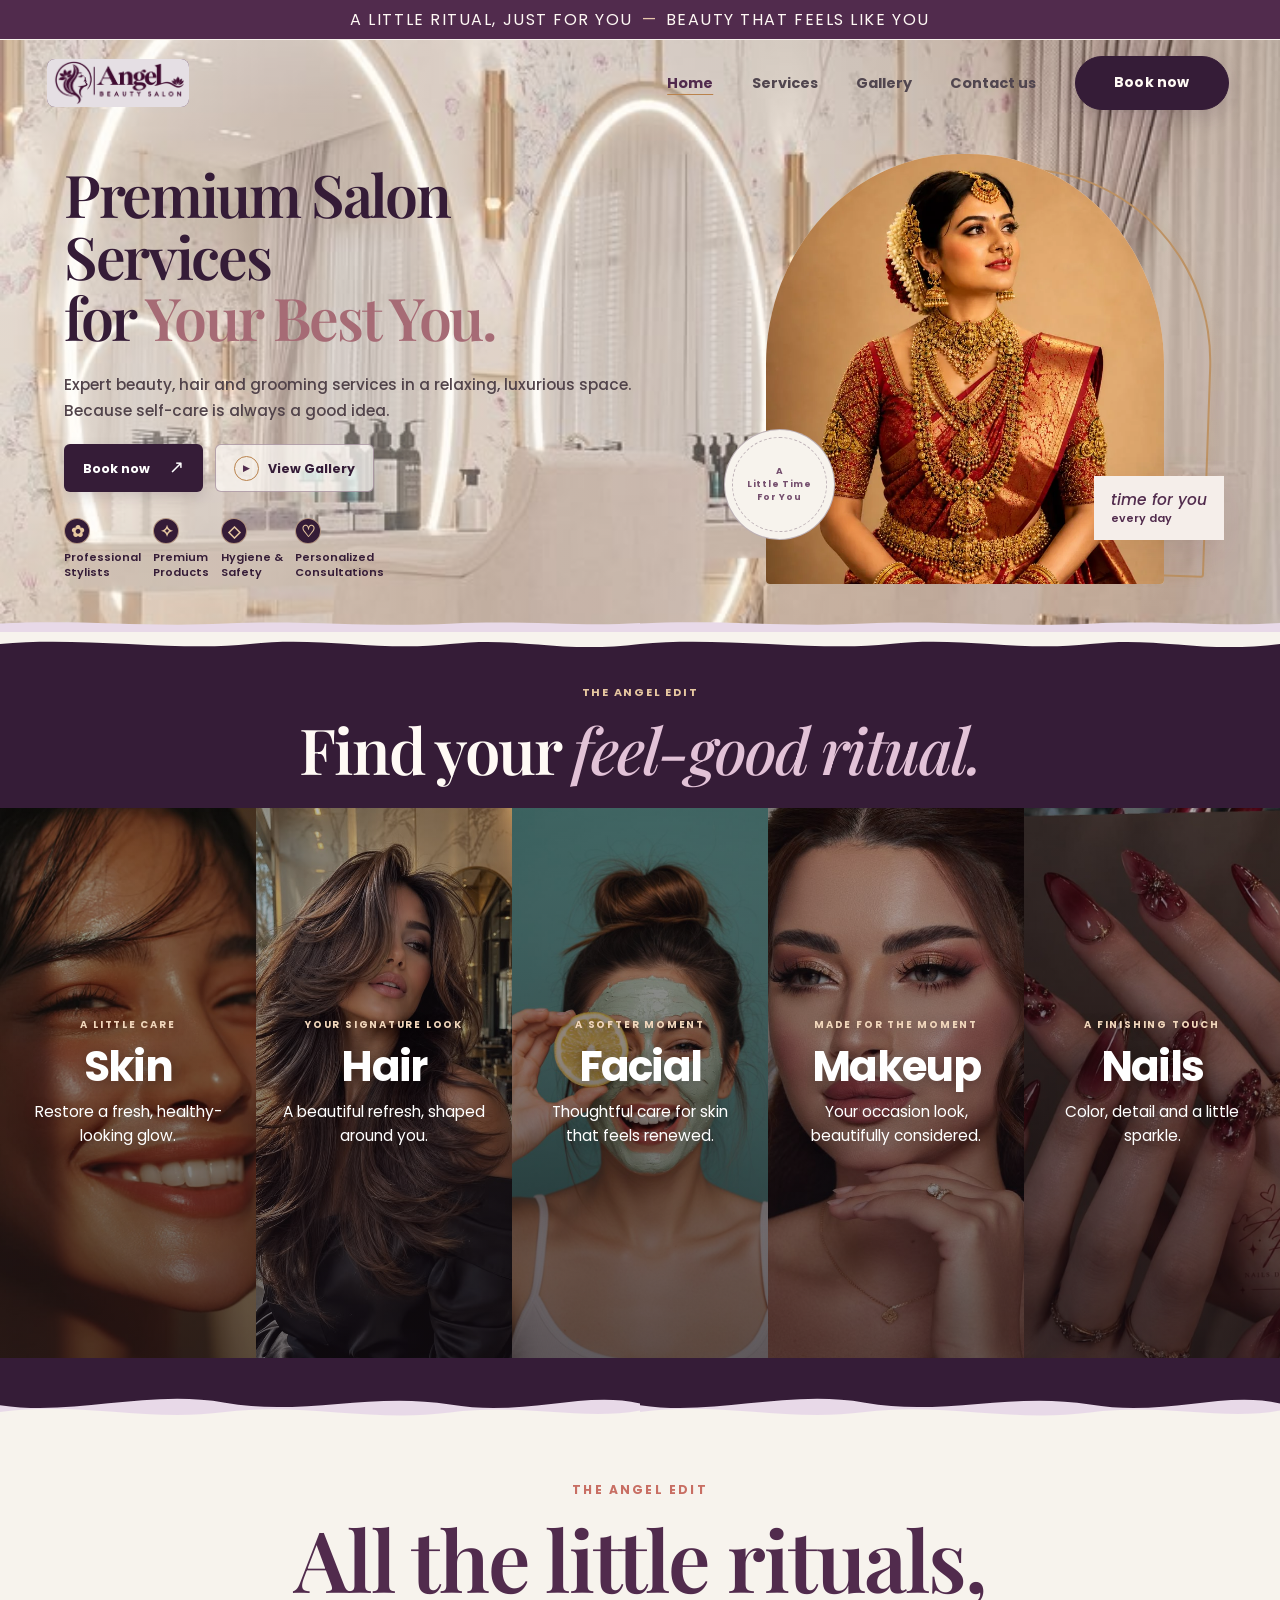
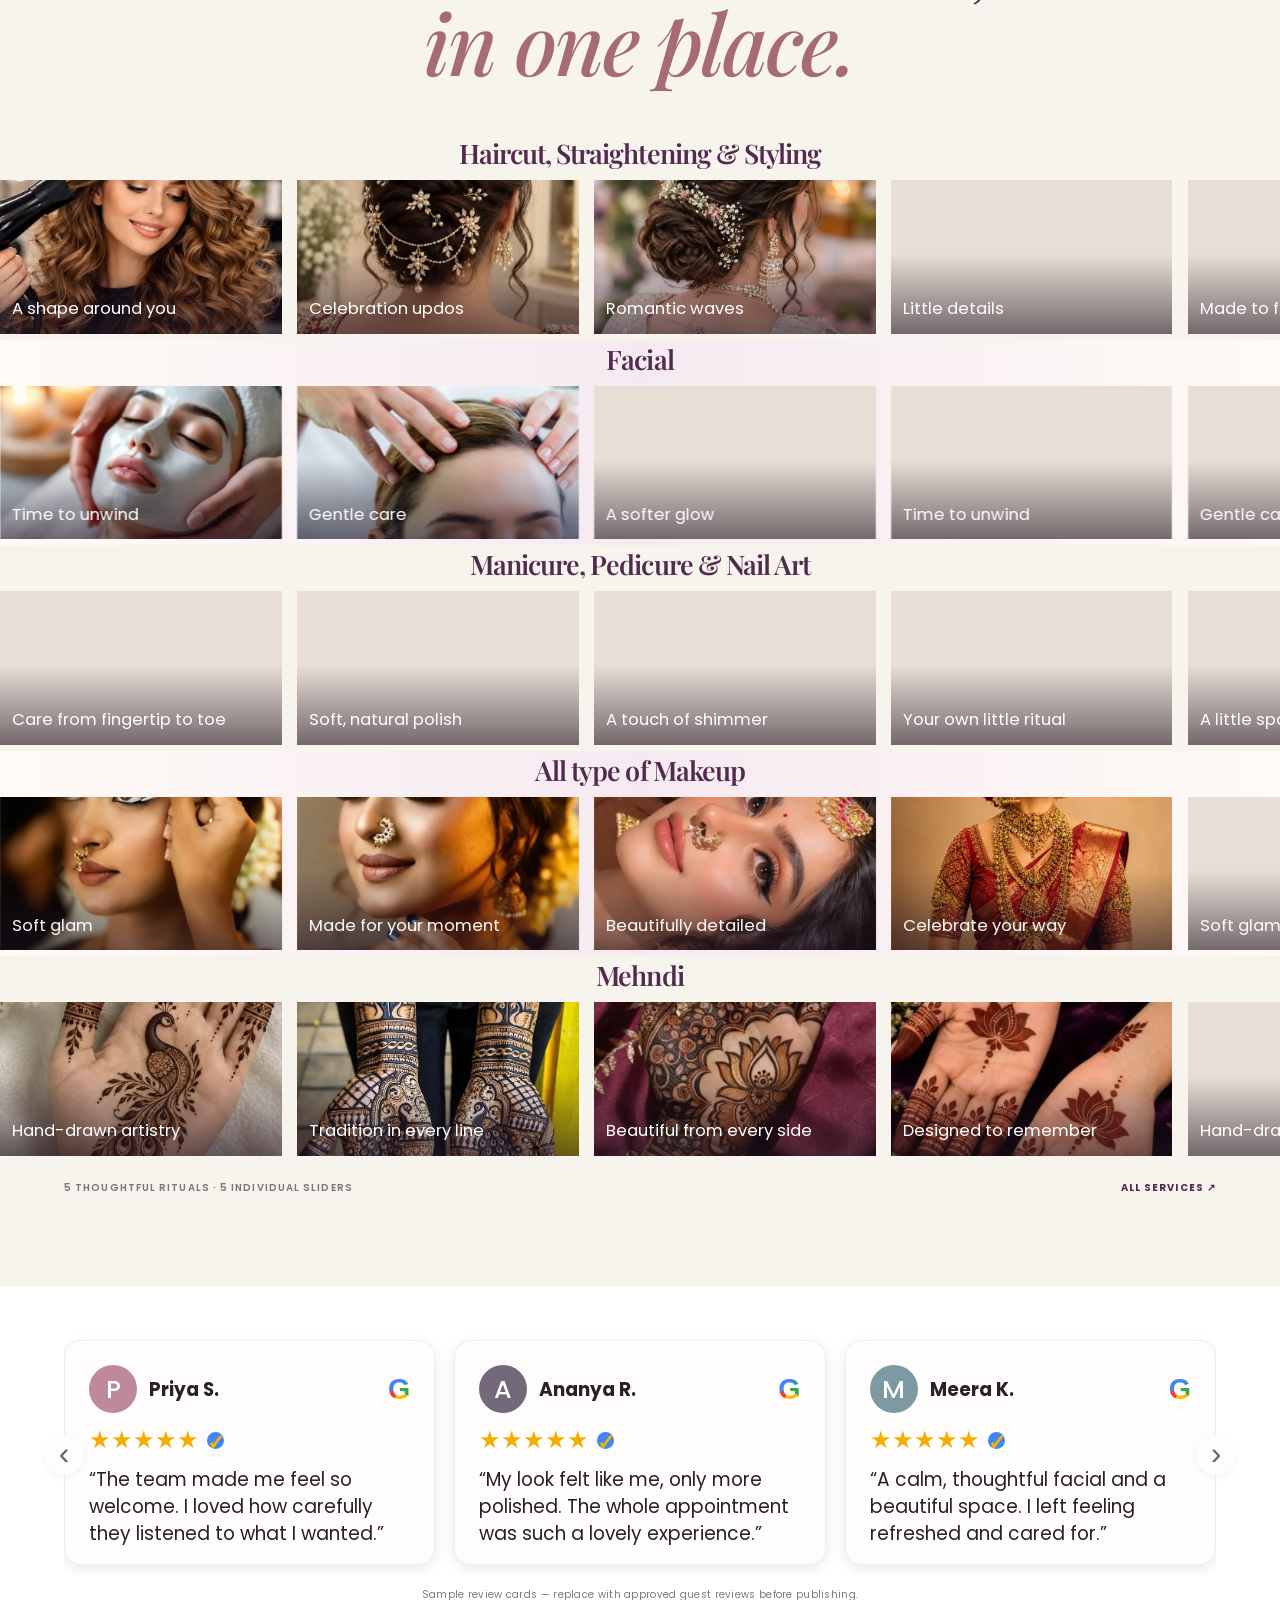
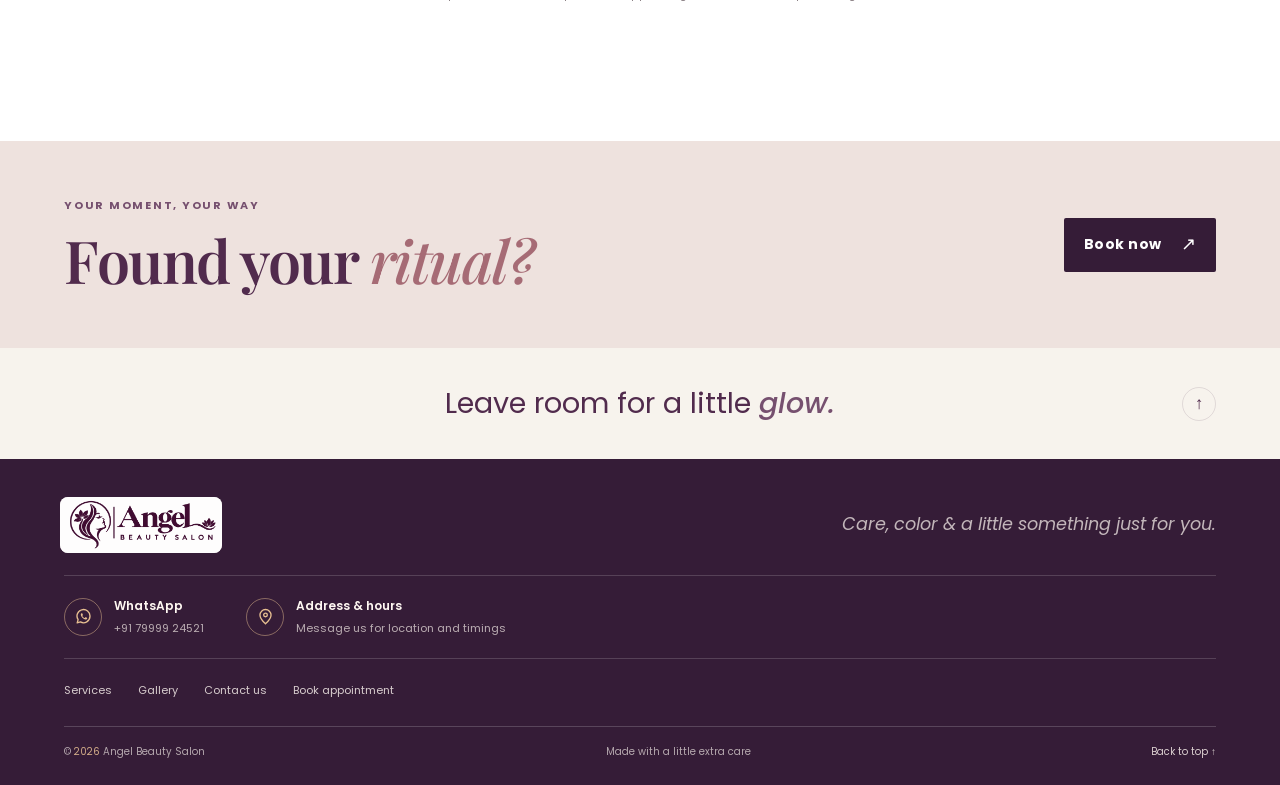
<file: angelbeautyFinal/public/index.html>
<!doctype html>
<html lang="en">
<head>
<meta charset="utf-8"><meta name="viewport" content="width=device-width, initial-scale=1"><meta name="theme-color" content="#f8f5ef"><meta name="robots" content="index, follow, max-image-preview:large">
<title>Angel Beauty Salon | Hair, Skin, Makeup &amp; Nail Art</title><meta name="description" content="A little ritual, just for you. Explore hair, skin, makeup, mehndi and nail services at Angel Beauty Salon.">
<link rel="icon" type="image/svg+xml" href="./favicon.svg"><link rel="preconnect" href="https://fonts.googleapis.com"><link rel="preconnect" href="https://fonts.gstatic.com" crossorigin><link href="https://fonts.googleapis.com/css2?family=Playfair+Display:wght@500;600;700&amp;family=Poppins:wght@400;500;600;700&amp;display=swap" rel="stylesheet"><link rel="stylesheet" href="./styles.css"><script defer src="./main.js"></script>
</head>
<body id="top" data-page="home"><a class="skip-link" href="#main">Skip to content</a>
<div class="topline"><span class="topline__spark" aria-hidden="true">✳</span><p>A little ritual, just for you <span>—</span> beauty that feels like you</p><span class="topline__spark" aria-hidden="true">✳</span></div>
<header class="site-header"><div class="site-header__inner container"><a class="brand" href="./index.html" aria-label="Angel Beauty Salon home"><img class="brand__logo" src="./images/angel-beauty-logo.png" alt="Angel Beauty Salon"></a><button class="menu-toggle" type="button" aria-expanded="false" aria-controls="primary-nav" aria-label="Open menu"><span></span><span></span></button><nav class="primary-nav" id="primary-nav" aria-label="Main navigation"><a href="./index.html" aria-current="page">Home</a><a href="./services/index.html">Services</a><a href="./gallery/index.html">Gallery</a><a href="./contact/index.html">Contact us</a><a class="nav-cta" href="./contact/index.html">Book now</a></nav></div></header>
<main id="main">
<section class="hero container"><div class="hero__copy"><p class="eyebrow"><span ></span></p><h1>Premium Salon Services<br>for <em>Your Best You.</em></h1><p class="hero__intro">Expert beauty, hair and grooming services in a relaxing, luxurious space. Because self-care is always a good idea.</p><div class="hero__actions"><a class="button button--dark" href="./contact/index.html">Book now <span aria-hidden="true">↗</span></a><a class="button hero__gallery-button" href="./gallery/index.html"><span class="hero__play-icon" aria-hidden="true">▶</span>View Gallery</a></div><ul class="hero-trust" aria-label="Our salon promise"><li><span class="hero-trust__icon" aria-hidden="true">✿</span><span>Professional<br>Stylists</span></li><li><span class="hero-trust__icon" aria-hidden="true">✧</span><span>Premium<br>Products</span></li><li><span class="hero-trust__icon" aria-hidden="true">◇</span><span>Hygiene &amp;<br>Safety</span></li><li><span class="hero-trust__icon" aria-hidden="true">♡</span><span>Personalized<br>Consultations</span></li></ul></div><div class="hero__visual"><span class="hero__sparkle hero__sparkle--one" aria-hidden="true">✳</span><div class="hero__photo-frame"><img class="hero__photo" src="./images/makeup-27.webp" alt="Bridal beauty look created for a special occasion" fetchpriority="high"></div><span class="hero-seal" aria-hidden="true"><span class="hero-seal__ring">A<br>Little Time<br>For You</span><span class="hero-seal__flower">✳</span></span><span class="hero-sticker"><span aria-hidden="true">✦</span><span><em>time for you</em><br>every day</span></span></div></section>
<section class="beauty-categories-section" aria-labelledby="beauty-categories-title"><div class="beauty-categories__heading"><p class="eyebrow"><span class="eyebrow__line"></span>The Angel edit</p><h2 id="beauty-categories-title">Find your <em>feel-good ritual.</em></h2></div><div class="beauty-categories" aria-label="Explore our beauty services"><a class="beauty-category" href="./contact/index.html?service=facial" style="--category-image:url('./images/category-skin.jpg')"><span class="beauty-category__content"><span class="beauty-category__eyebrow">A little care</span><span class="beauty-category__title">Skin</span><span class="beauty-category__description">Restore a fresh, healthy-looking glow.</span></span></a><a class="beauty-category" href="./contact/index.html?service=hair" style="--category-image:url('./images/category-hair.jpg')"><span class="beauty-category__content"><span class="beauty-category__eyebrow">Your signature look</span><span class="beauty-category__title">Hair</span><span class="beauty-category__description">A beautiful refresh, shaped around you.</span></span></a><a class="beauty-category" href="./contact/index.html?service=facial" style="--category-image:url('./images/category-facial.jpg')"><span class="beauty-category__content"><span class="beauty-category__eyebrow">A softer moment</span><span class="beauty-category__title">Facial</span><span class="beauty-category__description">Thoughtful care for skin that feels renewed.</span></span></a><a class="beauty-category" href="./contact/index.html?service=makeup" style="--category-image:url('./images/category-makeup.jpg')"><span class="beauty-category__content"><span class="beauty-category__eyebrow">Made for the moment</span><span class="beauty-category__title">Makeup</span><span class="beauty-category__description">Your occasion look, beautifully considered.</span></span></a><a class="beauty-category" href="./contact/index.html?service=nail-art" style="--category-image:url('./images/category-nails.jpg')"><span class="beauty-category__content"><span class="beauty-category__eyebrow">A finishing touch</span><span class="beauty-category__title">Nails</span><span class="beauty-category__description">Color, detail and a little sparkle.</span></span></a></div></section>
<section class="services-section" id="services" aria-labelledby="services-heading"><div class="services-section__inner"><div class="section-heading container"><div><p class="eyebrow"><span class="eyebrow__line"></span>THE ANGEL EDIT</p><h2 id="services-heading">All the little rituals,<br><em>in one place.</em></h2></div></div><div class="ritual-list" id="ritual-list"><section class="ritual-row" data-direction="left" aria-labelledby="ritual-hair"><div class="ritual-row__intro"><h3 id="ritual-hair">Haircut, Straightening &amp; Styling</h3></div><div class="ritual-row__viewport"><div class="ritual-row__track"><a class="ritual-row__photo" href="./contact/index.html?service=hair"><img src="./images/hair-13.webp" alt="A polished salon haircut and finished style" loading="lazy" decoding="async"><span>A shape around you</span></a><a class="ritual-row__photo" href="./contact/index.html?service=hair"><img src="./images/hair-01.webp" alt="Elegant bridal updo with pearl hair accessories" loading="lazy" decoding="async"><span>Celebration updos</span></a><a class="ritual-row__photo" href="./contact/index.html?service=hair"><img src="./images/hair-02.webp" alt="Romantic soft bridal hairstyle with flowers" loading="lazy" decoding="async"><span>Romantic waves</span></a><a class="ritual-row__photo" href="./contact/index.html?service=hair"><img src="./images/hair-03.webp" alt="Long flowing hairstyle with floral details" loading="lazy" decoding="async"><span>Little details</span></a><a class="ritual-row__photo" href="./contact/index.html?service=hair"><img src="./images/hair-14.png" alt="Bridal braid adorned with pearl and floral hair accessories" loading="lazy" decoding="async"><span>Made to feel like you</span></a><a class="ritual-row__photo" href="./contact/index.html?service=hair"><img src="./images/hair-05.webp" alt="Traditional braid decorated with gold jewelry" loading="lazy" decoding="async"><span>Tradition, styled</span></a></div></div></section><section class="ritual-row" data-direction="right" aria-labelledby="ritual-facial"><div class="ritual-row__intro"><h3 id="ritual-facial">Facial</h3></div><div class="ritual-row__viewport"><div class="ritual-row__track"><a class="ritual-row__photo" href="./contact/index.html?service=facial"><img src="./images/facial-01.webp" alt="A calming facial treatment with a nourishing mask" loading="lazy" decoding="async"><span>Time to unwind</span></a><a class="ritual-row__photo" href="./contact/index.html?service=facial"><img src="./images/facial-02.webp" alt="Gentle scalp and face massage" loading="lazy" decoding="async"><span>Gentle care</span></a><a class="ritual-row__photo" href="./contact/index.html?service=facial"><img src="./images/facial-03.webp" alt="A warm relaxing salon wash and care moment" loading="lazy" decoding="async"><span>A softer glow</span></a></div></div></section><section class="ritual-row" data-direction="left" aria-labelledby="ritual-hands-feet"><div class="ritual-row__intro"><h3 id="ritual-hands-feet">Manicure, Pedicure &amp; Nail Art</h3></div><div class="ritual-row__viewport"><div class="ritual-row__track"><a class="ritual-row__photo" href="./contact/index.html?service=manicure"><img src="./images/nail-02.webp" alt="Fresh natural manicure and pedicure" loading="lazy" decoding="async"><span>Care from fingertip to toe</span></a><a class="ritual-row__photo" href="./contact/index.html?service=manicure"><img src="./images/nail-07.webp" alt="Polished hands with a soft neutral manicure" loading="lazy" decoding="async"><span>Soft, natural polish</span></a><a class="ritual-row__photo" href="./contact/index.html?service=manicure"><img src="./images/nail-06.webp" alt="Elegant glitter manicure close-up" loading="lazy" decoding="async"><span>A touch of shimmer</span></a><a class="ritual-row__photo" href="./contact/index.html?service=manicure"><img src="./images/nail-03.webp" alt="Decorative nail art with rich colors" loading="lazy" decoding="async"><span>Your own little ritual</span></a><a class="ritual-row__photo" href="./contact/index.html?service=manicure"><img src="./images/nail-04.webp" alt="Peacock-inspired glitter nail design" loading="lazy" decoding="async"><span>A little sparkle</span></a></div></div></section><section class="ritual-row" data-direction="right" aria-labelledby="ritual-makeup"><div class="ritual-row__intro"><h3 id="ritual-makeup">All type of Makeup</h3></div><div class="ritual-row__viewport"><div class="ritual-row__track"><a class="ritual-row__photo" href="./contact/index.html?service=makeup"><img src="./images/makeup-33.webp" alt="Makeup artist applying a precise eye look" loading="lazy" decoding="async"><span>Soft glam</span></a><a class="ritual-row__photo" href="./contact/index.html?service=makeup"><img src="./images/makeup-32.webp" alt="Finished bridal makeup in warm tones" loading="lazy" decoding="async"><span>Made for your moment</span></a><a class="ritual-row__photo" href="./contact/index.html?service=makeup"><img src="./images/makeup-19.webp" alt="Detailed bridal makeup close-up" loading="lazy" decoding="async"><span>Beautifully detailed</span></a><a class="ritual-row__photo" href="./contact/index.html?service=makeup"><img src="./images/makeup-27.webp" alt="Traditional bridal beauty look" loading="lazy" decoding="async"><span>Celebrate your way</span></a></div></div></section><section class="ritual-row" data-direction="left" aria-labelledby="ritual-mehndi"><div class="ritual-row__intro"><h3 id="ritual-mehndi">Mehndi</h3></div><div class="ritual-row__viewport"><div class="ritual-row__track"><a class="ritual-row__photo" href="./contact/index.html?service=mehndi"><img src="./images/mehndi-01.webp" alt="Intricate mehndi pattern on a hand" loading="lazy" decoding="async"><span>Hand-drawn artistry</span></a><a class="ritual-row__photo" href="./contact/index.html?service=mehndi"><img src="./images/mehndi-04.webp" alt="Traditional bridal mehndi design" loading="lazy" decoding="async"><span>Tradition in every line</span></a><a class="ritual-row__photo" href="./contact/index.html?service=mehndi"><img src="./images/mehndi-05.webp" alt="Detailed mehndi design for both feet" loading="lazy" decoding="async"><span>Beautiful from every side</span></a><a class="ritual-row__photo" href="./contact/index.html?service=mehndi"><img src="./images/mehndi-06.webp" alt="Peacock-inspired mehndi pattern" loading="lazy" decoding="async"><span>Designed to remember</span></a></div></div></section></div><div class="gallery-caption container"><span>5 thoughtful rituals · 5 individual sliders</span><a class="gallery-caption__all" href="./services/index.html">All services ↗</a></div></div></section>
<section class="testimonials-section" aria-label="Guest testimonials"><div class="container"><div class="review-carousel"><button class="review-arrow review-arrow--prev" type="button" aria-label="Previous reviews">‹</button><div class="testimonial-viewport" tabindex="0" aria-label="Guest review cards"><div class="testimonials-grid">
<article class="testimonial-card"><div class="testimonial-card__header"><span class="review-avatar review-avatar--rose" aria-hidden="true">P</span><strong>Priya S.</strong><span class="google-mark" aria-label="Google review">G</span></div><div class="testimonial-card__rating"><span aria-label="5 out of 5 stars">★★★★★</span><span class="review-verified" aria-label="Verified review">✓</span></div><blockquote>“The team made me feel so welcome. I loved how carefully they listened to what I wanted.”</blockquote></article>
<article class="testimonial-card"><div class="testimonial-card__header"><span class="review-avatar review-avatar--plum" aria-hidden="true">A</span><strong>Ananya R.</strong><span class="google-mark" aria-label="Google review">G</span></div><div class="testimonial-card__rating"><span aria-label="5 out of 5 stars">★★★★★</span><span class="review-verified" aria-label="Verified review">✓</span></div><blockquote>“My look felt like me, only more polished. The whole appointment was such a lovely experience.”</blockquote></article>
<article class="testimonial-card"><div class="testimonial-card__header"><span class="review-avatar review-avatar--sage" aria-hidden="true">M</span><strong>Meera K.</strong><span class="google-mark" aria-label="Google review">G</span></div><div class="testimonial-card__rating"><span aria-label="5 out of 5 stars">★★★★★</span><span class="review-verified" aria-label="Verified review">✓</span></div><blockquote>“A calm, thoughtful facial and a beautiful space. I left feeling refreshed and cared for.”</blockquote></article>
<article class="testimonial-card"><div class="testimonial-card__header"><span class="review-avatar review-avatar--gold" aria-hidden="true">R</span><strong>Riya M.</strong><span class="google-mark" aria-label="Google review">G</span></div><div class="testimonial-card__rating"><span aria-label="5 out of 5 stars">★★★★★</span><span class="review-verified" aria-label="Verified review">✓</span></div><blockquote>“Such a lovely experience from start to finish. The styling was beautiful and lasted all evening.”</blockquote></article>
<article class="testimonial-card"><div class="testimonial-card__header"><span class="review-avatar review-avatar--blue" aria-hidden="true">N</span><strong>Nisha P.</strong><span class="google-mark" aria-label="Google review">G</span></div><div class="testimonial-card__rating"><span aria-label="5 out of 5 stars">★★★★★</span><span class="review-verified" aria-label="Verified review">✓</span></div><blockquote>“Everyone was kind and patient, and my nails came out exactly how I pictured them.”</blockquote></article>
<article class="testimonial-card"><div class="testimonial-card__header"><span class="review-avatar review-avatar--peach" aria-hidden="true">S</span><strong>Shreya D.</strong><span class="google-mark" aria-label="Google review">G</span></div><div class="testimonial-card__rating"><span aria-label="5 out of 5 stars">★★★★★</span><span class="review-verified" aria-label="Verified review">✓</span></div><blockquote>“Beautiful work, a relaxing atmosphere, and so much attention to the little details. I’ll be back.”</blockquote></article>
</div></div><button class="review-arrow review-arrow--next" type="button" aria-label="Next reviews">›</button></div><p class="testimonials-note">Sample review cards — replace with approved guest reviews before publishing.</p></div></section>
<section class="page-cta"><div class="container page-cta__inner"><div><p class="eyebrow"><span class="eyebrow__line"></span>Your moment, your way</p><h2>Found your <em>ritual?</em></h2></div><a class="button button--dark" href="./contact/index.html">Book now <span aria-hidden="true">↗</span></a></div></section>
</main>
<section class="final-note" aria-label="Angel Beauty Salon brand message"><span class="final-note__flower" aria-hidden="true">✳</span><p>Leave room for a little <em>glow.</em></p><a href="#top" aria-label="Back to top">↑</a></section><footer class="site-footer"><div class="container site-footer__inner"><a class="brand brand--footer" href="./index.html" aria-label="Angel Beauty Salon home"><img class="brand__logo" src="./images/angel-beauty-logo.png" alt="Angel Beauty Salon"></a><p>Care, color &amp; a little something just for you.</p><div class="footer-contact" aria-label="Salon contact details"><a class="footer-contact__item" href="https://wa.me/917999924521?text=Hello%20Angel%20Beauty%20Salon%2C%20I%27d%20like%20to%20know%20more." target="_blank" rel="noopener noreferrer"><span class="footer-contact__icon" aria-hidden="true"><svg viewBox="0 0 24 24" fill="none"><path d="M20.2 11.8a8.2 8.2 0 0 1-12.1 7.1L4 20l1.2-4A8.2 8.2 0 1 1 20.2 11.8Z" stroke="currentColor" stroke-width="1.7" stroke-linejoin="round"/><path d="M9 8.2c.2-.4.4-.4.7-.4h.4c.2 0 .3.1.4.4l.7 1.6c.1.2.1.4-.1.6l-.5.6c-.2.2-.2.3 0 .6.6 1 1.4 1.8 2.4 2.3.2.1.4.1.6-.1l.7-.8c.2-.2.4-.2.6-.1l1.5.7c.2.1.3.2.3.4 0 .3-.1 1.1-.7 1.5-.5.4-1.1.5-1.7.3-1-.3-2.2-.9-3.4-2-1.2-1.1-2-2.5-2.2-3.3-.3-.8-.1-1.5.3-2.1Z" fill="currentColor"/></svg></span><span><strong>WhatsApp</strong><small>+91 79999 24521</small></span></a><a class="footer-contact__item" href="https://wa.me/917999924521?text=Hello%2C%20please%20share%20your%20salon%20address%20and%20opening%20hours." target="_blank" rel="noopener noreferrer"><span class="footer-contact__icon" aria-hidden="true"><svg viewBox="0 0 24 24" fill="none"><path d="M19 10.2c0 5-7 11-7 11s-7-6-7-11a7 7 0 1 1 14 0Z" stroke="currentColor" stroke-width="1.7"/><circle cx="12" cy="10" r="2.3" stroke="currentColor" stroke-width="1.7"/></svg></span><span><strong>Address &amp; hours</strong><small>Message us for location and timings</small></span></a></div><nav class="footer-links" aria-label="Footer navigation"><a href="./services/index.html">Services</a><a href="./gallery/index.html">Gallery</a><a href="./contact/index.html">Contact us</a><a href="./contact/index.html">Book appointment</a></nav><div class="site-footer__bottom"><span>© <span class="current-year">2026</span> Angel Beauty Salon</span><span>Made with a little extra care <span aria-hidden="true">✳</span></span><a href="#top">Back to top ↑</a></div></div></footer>
</body></html>
</file>
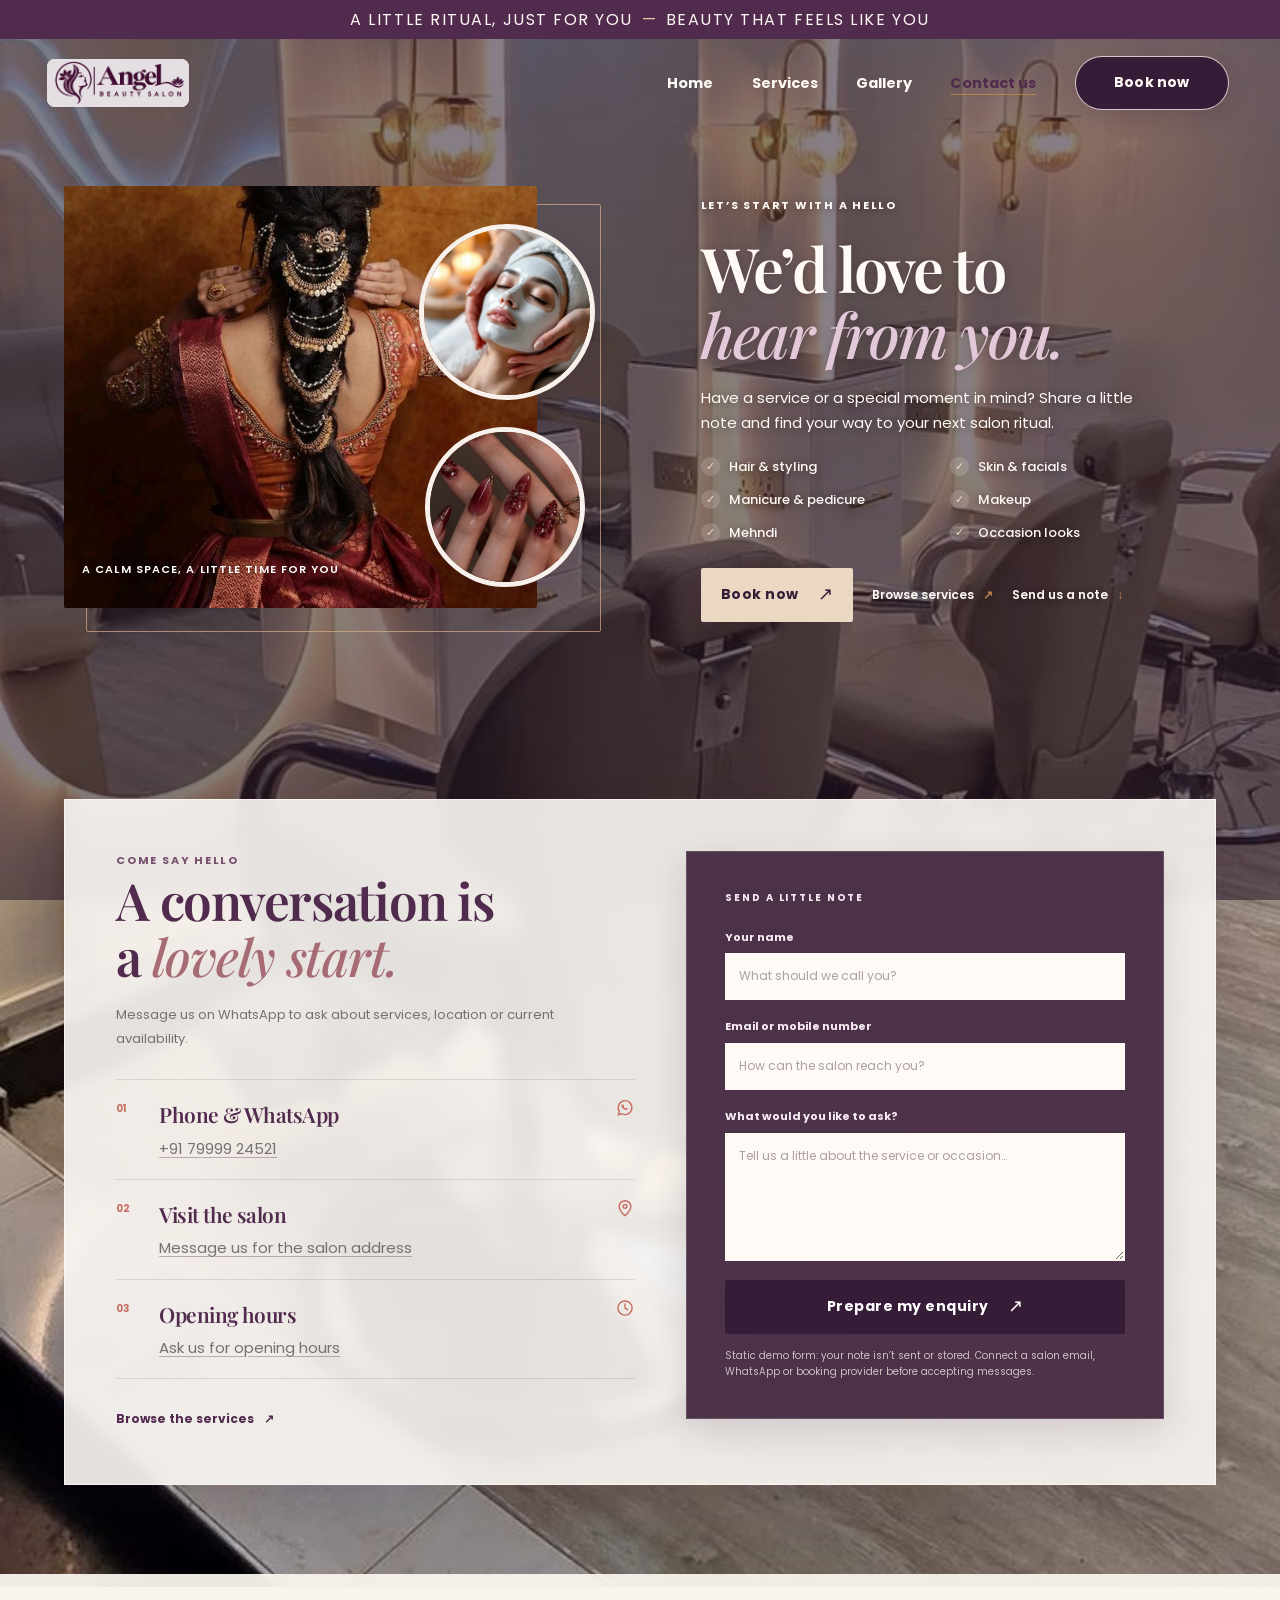
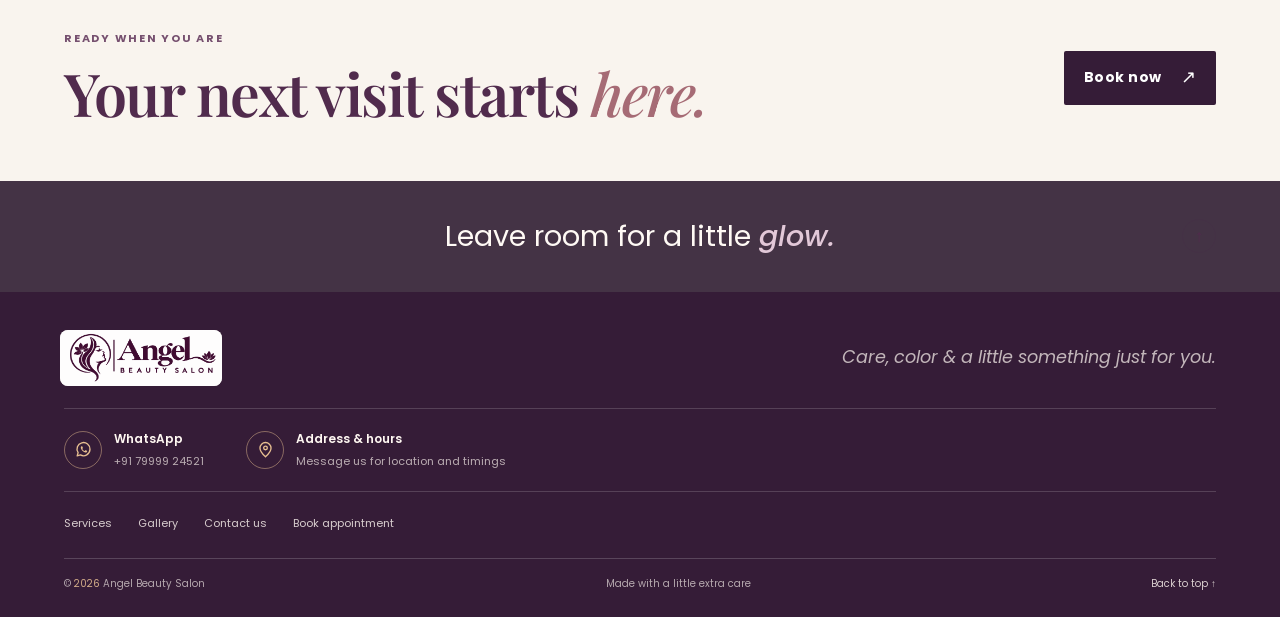
<file: angelbeautyFinal/public/contact/index.html>
<!doctype html>
<html lang="en">
  <head>
    <meta charset="utf-8" /><meta name="viewport" content="width=device-width, initial-scale=1" /><meta name="theme-color" content="#f8f5ef" /><meta name="robots" content="index, follow, max-image-preview:large" />
    <meta name="keywords" content="Angel Beauty Salon contact, salon enquiry, salon appointments, beauty services" />
    <title>Contact Angel Beauty Salon | Get in Touch</title>
    <meta name="description" content="Contact Angel Beauty Salon about services and visits. Send a demo enquiry or use the appointment page to plan your salon visit." />
    <meta property="og:type" content="website" /><meta property="og:site_name" content="Angel Beauty Salon" /><meta property="og:title" content="Contact Angel Beauty Salon | Get in Touch" /><meta property="og:description" content="Have a service or occasion in mind? Send Angel Beauty Salon a note." />
    <meta name="twitter:card" content="summary" /><meta name="twitter:title" content="Contact Angel Beauty Salon | Get in Touch" /><meta name="twitter:description" content="Have a service or occasion in mind? Send Angel Beauty Salon a note." />
    <link rel="icon" type="image/svg+xml" href="../favicon.svg" /><link rel="preconnect" href="https://fonts.googleapis.com" /><link rel="preconnect" href="https://fonts.gstatic.com" crossorigin /><link href="https://fonts.googleapis.com/css2?family=Playfair+Display:wght@500;600;700&amp;family=Poppins:wght@400;500;600;700&amp;display=swap" rel="stylesheet" /><link rel="stylesheet" href="../styles.css" /><script defer src="../main.js"></script>
    <script type="application/ld+json">{"@context":"https://schema.org","@type":"ContactPage","name":"Contact Angel Beauty Salon","description":"Contact Angel Beauty Salon about salon services and visits.","about":{"@type":"BeautySalon","name":"Angel Beauty Salon"}}</script>
  </head>
  <body id="top" data-page="contact"><a class="skip-link" href="#main">Skip to content</a>
    <div class="topline"><span class="topline__spark" aria-hidden="true">✳</span><p>A little ritual, just for you <span>—</span> beauty that feels like you</p><span class="topline__spark" aria-hidden="true">✳</span></div>
    <header class="site-header"><div class="site-header__inner container"><a class="brand" href="../index.html" aria-label="Angel Beauty Salon home"><img class="brand__logo" src="../images/angel-beauty-logo.png" alt="Angel Beauty Salon"></a><button class="menu-toggle" type="button" aria-expanded="false" aria-controls="primary-nav" aria-label="Open menu"><span></span><span></span></button><nav class="primary-nav" id="primary-nav" aria-label="Main navigation"><a href="../index.html">Home</a><a href="../services/index.html">Services</a><a href="../gallery/index.html">Gallery</a><a href="../contact/index.html" aria-current="page">Contact us</a><a class="nav-cta" href="../contact/index.html">Book now</a></nav></div></header>
    <main id="main"><section class="page-hero page-hero--contact"><div class="container page-hero__inner"><div class="contact-hero__visual reveal"><div class="page-hero__images contact-hero__images" aria-label="Salon moments"><img src="../images/contact-hero-bride.jpg" alt="Bride in a richly embroidered red saree with an ornate braid" loading="lazy" decoding="async"><img src="../images/facial-01.webp" alt="Relaxing facial treatment" loading="lazy" decoding="async"><img src="../images/category-nails.jpg" alt="Nail art and manicure details" loading="lazy" decoding="async"></div><span class="contact-hero__caption">A calm space, a little time for you</span></div><div class="contact-hero__copy reveal"><p class="eyebrow"><span class="eyebrow__line"></span>Let’s start with a hello</p><h1>We’d love to<br /><em>hear from you.</em></h1><p class="contact-hero__intro">Have a service or a special moment in mind? Share a little note and find your way to your next salon ritual.</p><ul class="contact-hero__services" aria-label="Salon services"><li><span aria-hidden="true">✓</span>Hair &amp; styling</li><li><span aria-hidden="true">✓</span>Skin &amp; facials</li><li><span aria-hidden="true">✓</span>Manicure &amp; pedicure</li><li><span aria-hidden="true">✓</span>Makeup</li><li><span aria-hidden="true">✓</span>Mehndi</li><li><span aria-hidden="true">✓</span>Occasion looks</li></ul><div class="contact-hero__actions"><a class="button button--dark" href="#contact-details">Book now <span aria-hidden="true">↗</span></a><a class="contact-hero__text-link contact-hero__text-link--button" href="../services/index.html">Browse services <span aria-hidden="true">↗</span></a><a class="contact-hero__text-link" href="#contact-details">Send us a note <span aria-hidden="true">↓</span></a></div></div></div></section>
      <section class="page-section contact-page" id="contact-details"><div class="container contact-layout"><div class="contact-card"><div class="contact-info reveal"><p class="eyebrow"><span class="eyebrow__line"></span>Come say hello</p><h2>A conversation is<br />a <em>lovely start.</em></h2><p class="contact-info__intro">Message us on WhatsApp to ask about services, location or current availability.</p><div class="contact-details"><article class="contact-detail"><span class="contact-detail__number">01</span><div><h3>Phone &amp; WhatsApp</h3><p><a href="https://wa.me/917999924521" target="_blank" rel="noopener noreferrer">+91 79999 24521</a></p></div><span class="contact-detail__icon" aria-hidden="true"><svg viewBox="0 0 24 24" fill="none"><path d="M20.2 11.8a8.2 8.2 0 0 1-12.1 7.1L4 20l1.2-4A8.2 8.2 0 1 1 20.2 11.8Z" stroke="currentColor" stroke-width="1.7"/><path d="M9 8.2c.2-.4.4-.4.7-.4h.4l.8 1.8-.6.7c.6 1.1 1.4 1.8 2.5 2.4l.7-.8 1.8.8c0 .7-.4 1.3-1 1.6-2.5.9-6.9-3.1-6.7-5.3.1-.4.4-.7.8-.8Z" fill="currentColor"/></svg></span></article><article class="contact-detail"><span class="contact-detail__number">02</span><div><h3>Visit the salon</h3><p><a href="https://wa.me/917999924521?text=Hello%2C%20please%20share%20your%20salon%20address." target="_blank" rel="noopener noreferrer">Message us for the salon address</a></p></div><span class="contact-detail__icon" aria-hidden="true"><svg viewBox="0 0 24 24" fill="none"><path d="M19 10.2c0 5-7 11-7 11s-7-6-7-11a7 7 0 1 1 14 0Z" stroke="currentColor" stroke-width="1.7"/><circle cx="12" cy="10" r="2.3" stroke="currentColor" stroke-width="1.7"/></svg></span></article><article class="contact-detail"><span class="contact-detail__number">03</span><div><h3>Opening hours</h3><p><a href="https://wa.me/917999924521?text=Hello%2C%20what%20are%20your%20opening%20hours%3F" target="_blank" rel="noopener noreferrer">Ask us for opening hours</a></p></div><span class="contact-detail__icon" aria-hidden="true"><svg viewBox="0 0 24 24" fill="none"><circle cx="12" cy="12" r="8.5" stroke="currentColor" stroke-width="1.7"/><path d="M12 7v5l3.2 2" stroke="currentColor" stroke-width="1.7" stroke-linecap="round"/></svg></span></article></div><a class="text-link" href="../services/index.html">Browse the services <span aria-hidden="true">↗</span></a></div>
        <form class="booking-form contact-form reveal" data-demo-form="contact"><p class="booking-form__eyebrow">Send a little note</p><label class="field"><span>Your name</span><input name="name" type="text" autocomplete="name" placeholder="What should we call you?" required /></label><label class="field"><span>Email or mobile number</span><input name="contact" type="text" autocomplete="email" placeholder="How can the salon reach you?" required /></label><label class="field"><span>What would you like to ask?</span><textarea name="message" rows="5" placeholder="Tell us a little about the service or occasion…" required></textarea></label><button class="button button--dark booking-form__submit" type="submit">Prepare my enquiry <span aria-hidden="true">↗</span></button><p class="form-disclaimer">Static demo form: your note isn’t sent or stored. Connect a salon email, WhatsApp or booking provider before accepting messages.</p><p class="form-status" role="status" aria-live="polite"></p></form></div>
      </div></section><section class="page-cta"><div class="container page-cta__inner"><div><p class="eyebrow"><span class="eyebrow__line"></span>Ready when you are</p><h2>Your next visit starts <em>here.</em></h2></div><a class="button button--dark" href="#contact-details">Book now <span aria-hidden="true">↗</span></a></div></section></main>
    <section class="final-note" aria-label="Angel Beauty Salon brand message"><span class="final-note__flower" aria-hidden="true">✳</span><p>Leave room for a little <em>glow.</em></p><a href="#top" aria-label="Back to top">↑</a></section><footer class="site-footer"><div class="container site-footer__inner"><a class="brand brand--footer" href="../index.html" aria-label="Angel Beauty Salon home"><img class="brand__logo" src="../images/angel-beauty-logo.png" alt="Angel Beauty Salon"></a><p>Care, color &amp; a little something just for you.</p><div class="footer-contact" aria-label="Salon contact details"><a class="footer-contact__item" href="https://wa.me/917999924521?text=Hello%20Angel%20Beauty%20Salon%2C%20I%27d%20like%20to%20know%20more." target="_blank" rel="noopener noreferrer"><span class="footer-contact__icon" aria-hidden="true"><svg viewBox="0 0 24 24" fill="none"><path d="M20.2 11.8a8.2 8.2 0 0 1-12.1 7.1L4 20l1.2-4A8.2 8.2 0 1 1 20.2 11.8Z" stroke="currentColor" stroke-width="1.7" stroke-linejoin="round"/><path d="M9 8.2c.2-.4.4-.4.7-.4h.4c.2 0 .3.1.4.4l.7 1.6c.1.2.1.4-.1.6l-.5.6c-.2.2-.2.3 0 .6.6 1 1.4 1.8 2.4 2.3.2.1.4.1.6-.1l.7-.8c.2-.2.4-.2.6-.1l1.5.7c.2.1.3.2.3.4 0 .3-.1 1.1-.7 1.5-.5.4-1.1.5-1.7.3-1-.3-2.2-.9-3.4-2-1.2-1.1-2-2.5-2.2-3.3-.3-.8-.1-1.5.3-2.1Z" fill="currentColor"/></svg></span><span><strong>WhatsApp</strong><small>+91 79999 24521</small></span></a><a class="footer-contact__item" href="https://wa.me/917999924521?text=Hello%2C%20please%20share%20your%20salon%20address%20and%20opening%20hours." target="_blank" rel="noopener noreferrer"><span class="footer-contact__icon" aria-hidden="true"><svg viewBox="0 0 24 24" fill="none"><path d="M19 10.2c0 5-7 11-7 11s-7-6-7-11a7 7 0 1 1 14 0Z" stroke="currentColor" stroke-width="1.7"/><circle cx="12" cy="10" r="2.3" stroke="currentColor" stroke-width="1.7"/></svg></span><span><strong>Address &amp; hours</strong><small>Message us for location and timings</small></span></a></div><nav class="footer-links" aria-label="Footer navigation"><a href="../services/index.html">Services</a><a href="../gallery/index.html">Gallery</a><a href="../contact/index.html">Contact us</a><a href="#contact-details">Book appointment</a></nav><div class="site-footer__bottom"><span>© <span class="current-year">2026</span> Angel Beauty Salon</span><span>Made with a little extra care <span aria-hidden="true">✳</span></span><a href="#top">Back to top ↑</a></div></div></footer>
  </body>
</html>
</file>
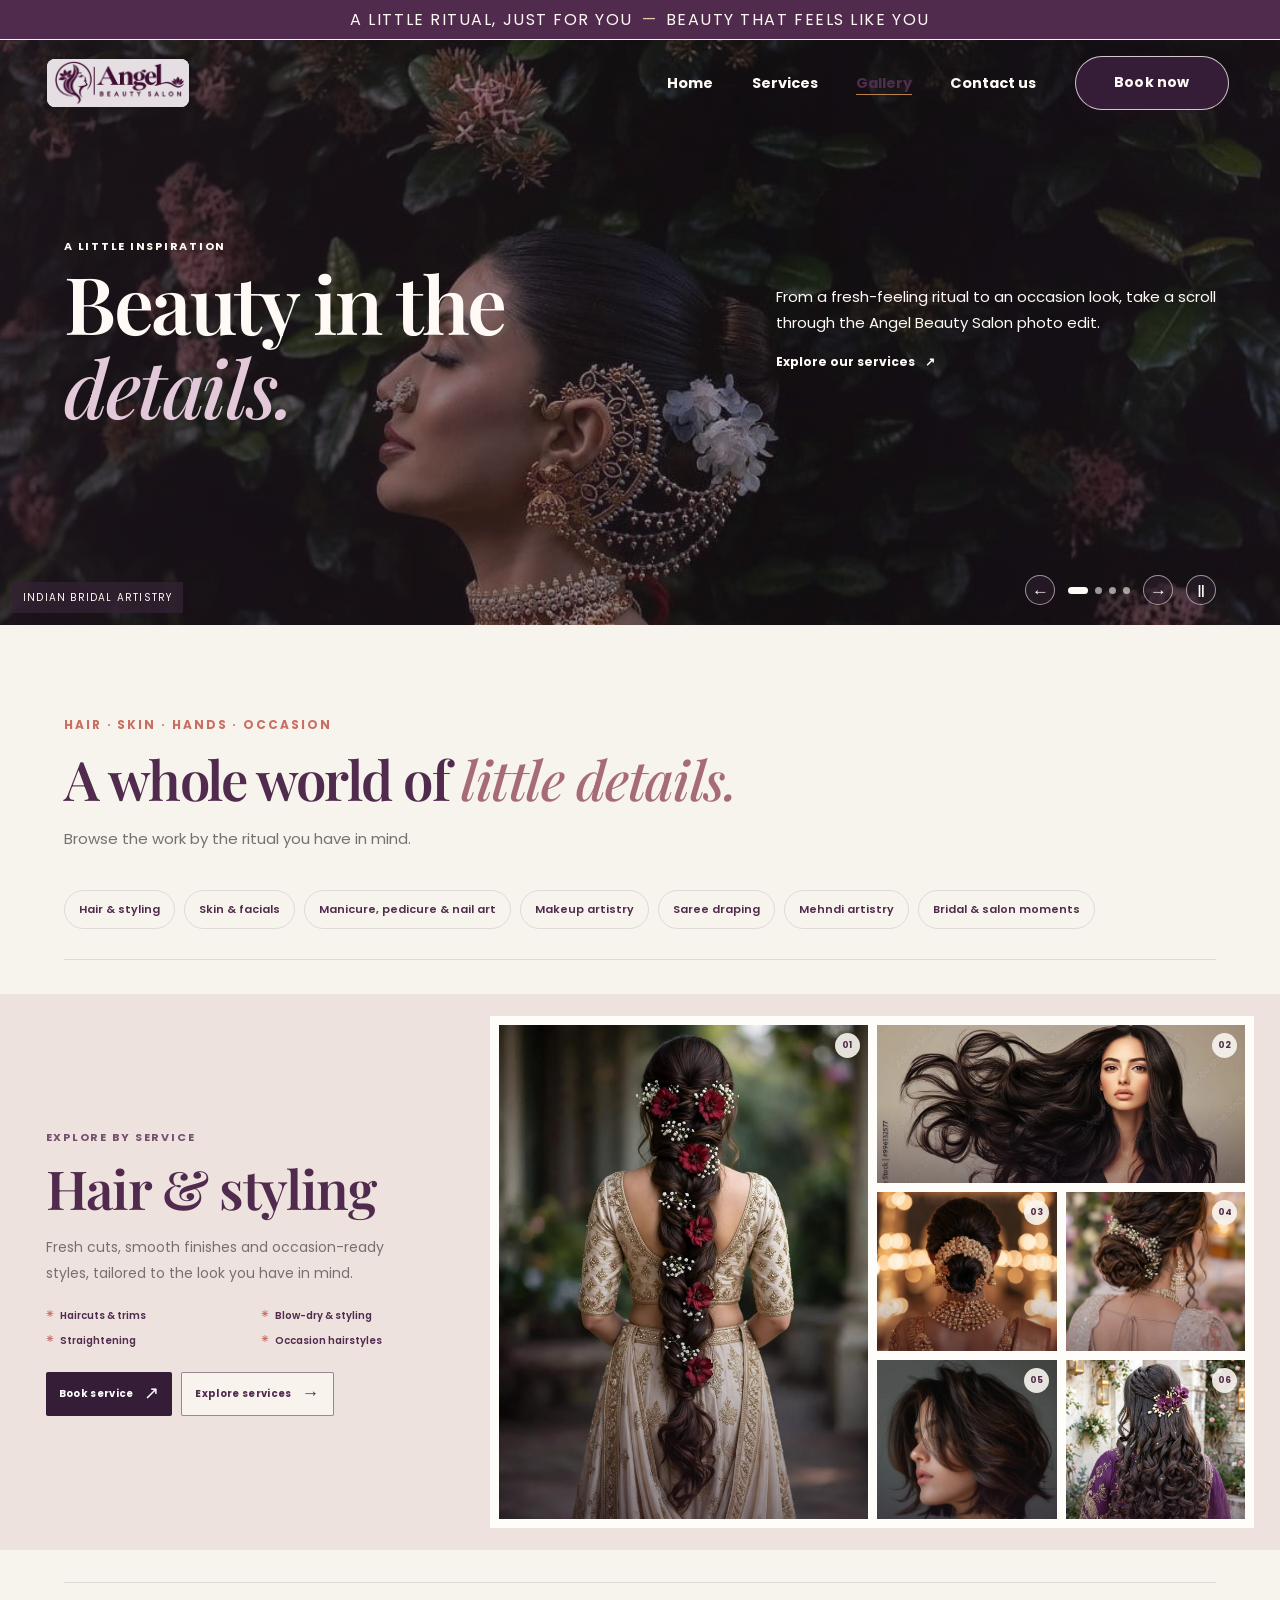
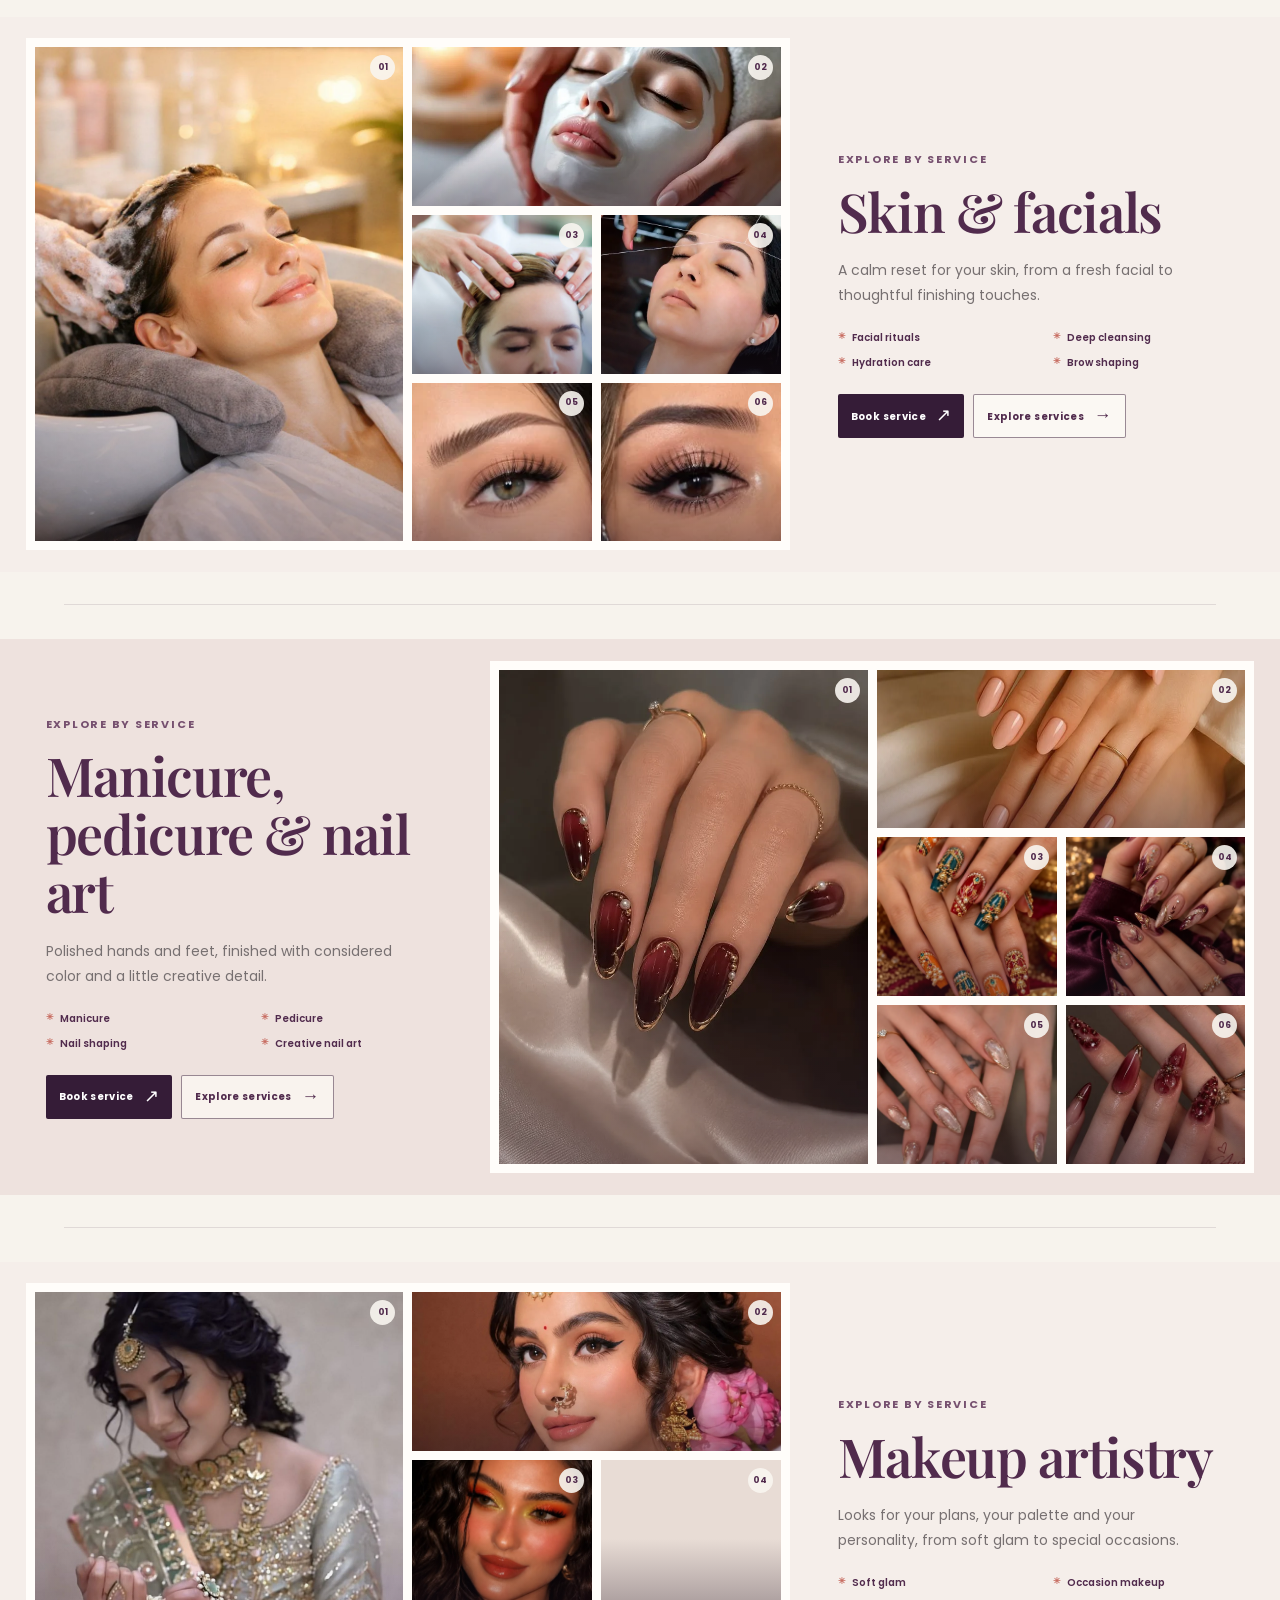
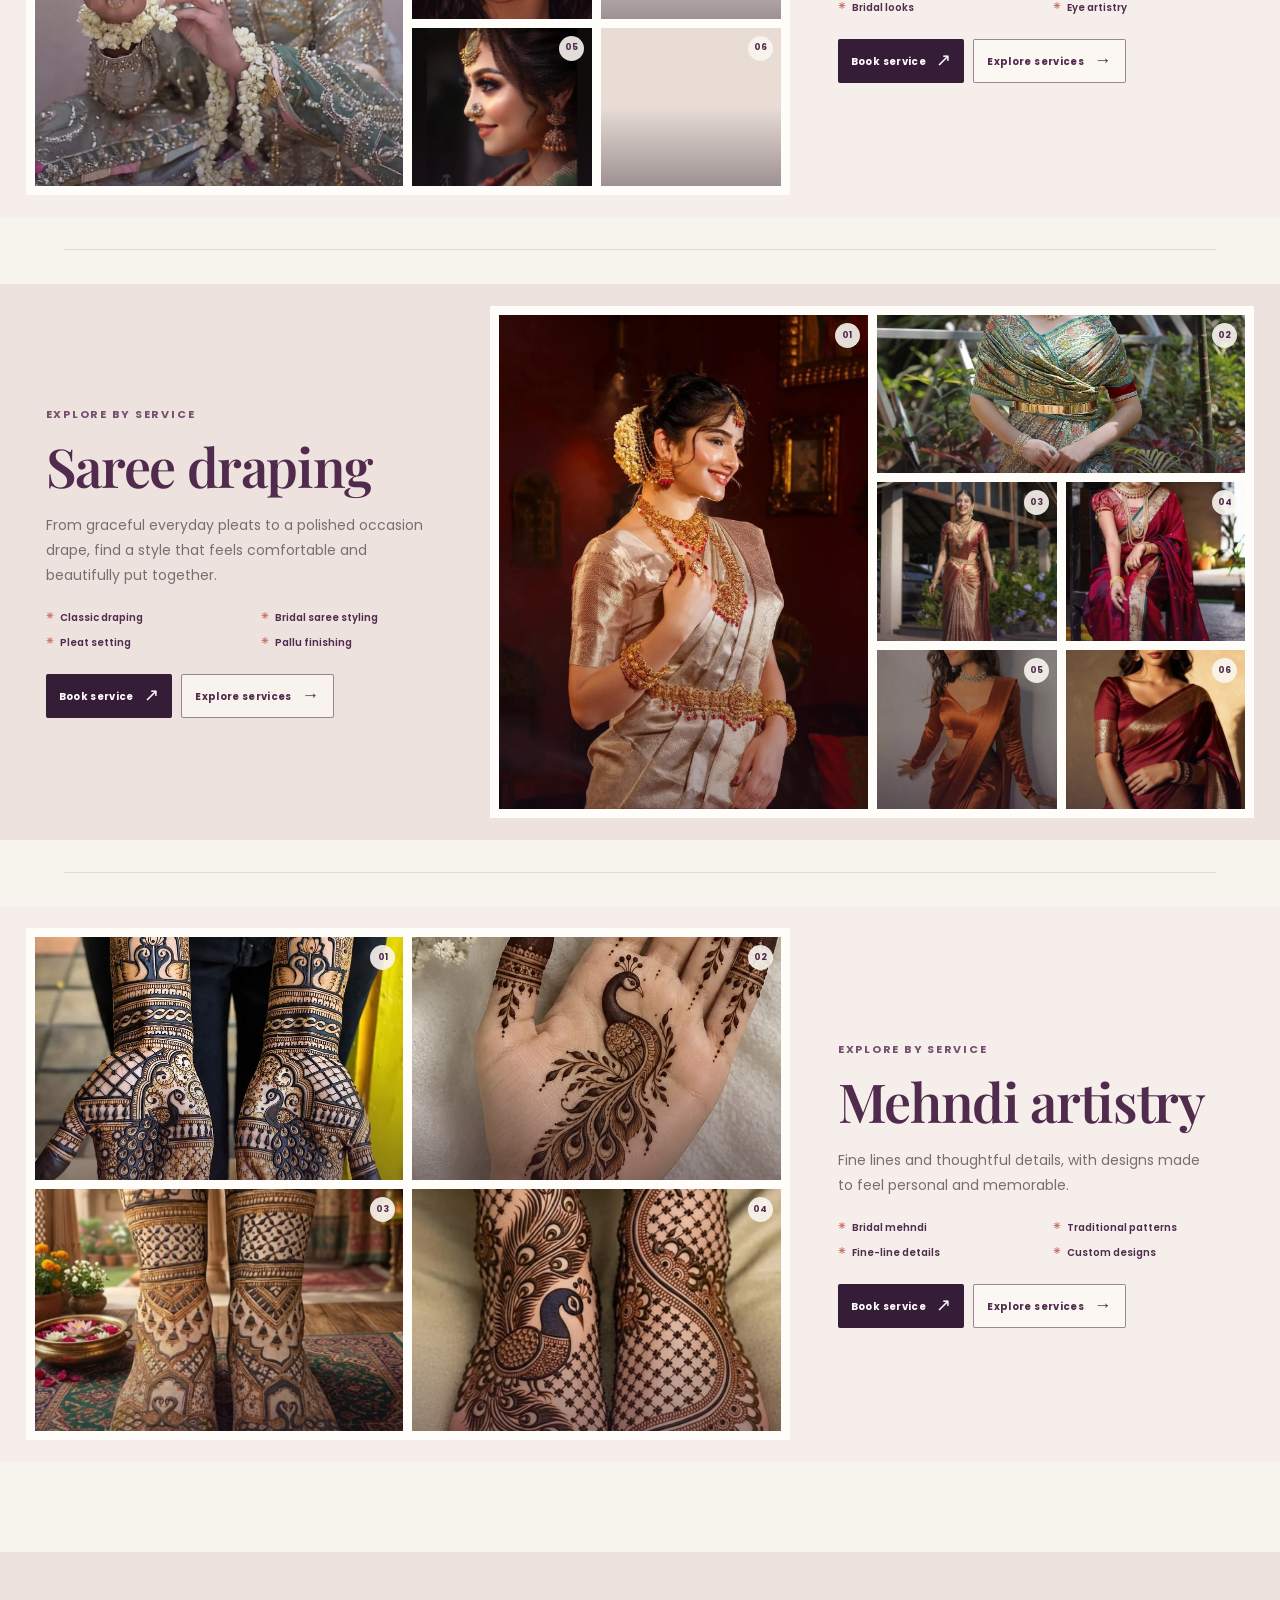
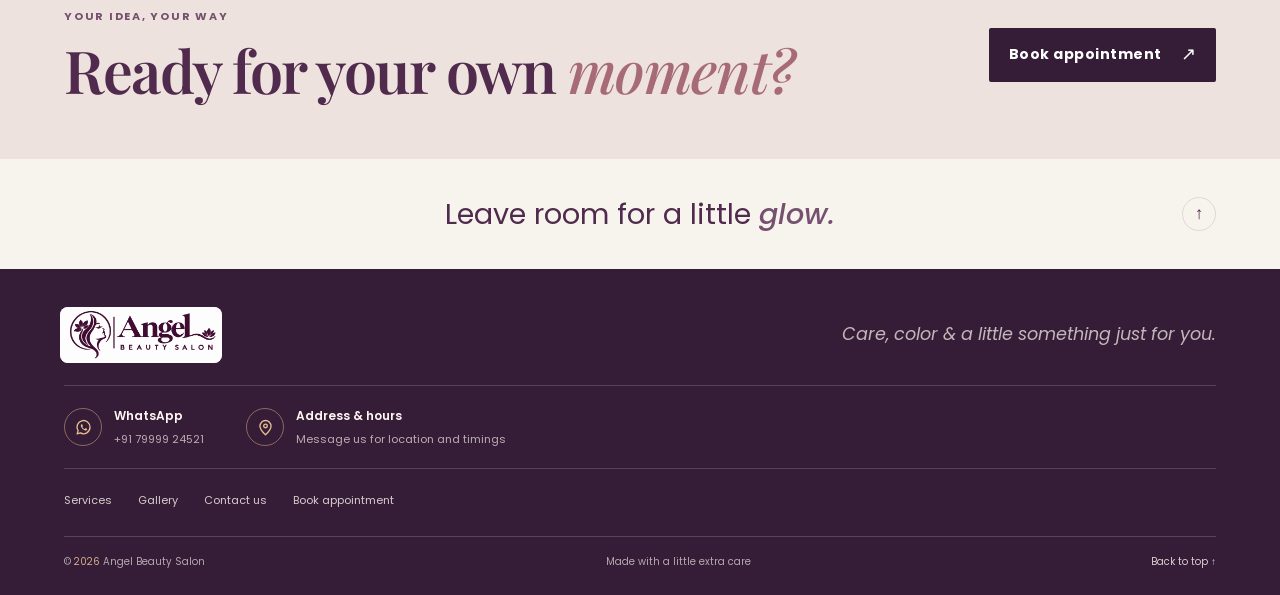
<file: angelbeautyFinal/public/gallery/index.html>
<!doctype html>
<html lang="en">
  <head>
    <meta charset="utf-8" /><meta name="viewport" content="width=device-width, initial-scale=1" /><meta name="theme-color" content="#f8f5ef" /><meta name="robots" content="index, follow, max-image-preview:large" />
    <meta name="keywords" content="Angel Beauty Salon, beauty gallery, salon hair styling, makeup, nail art, mehndi, saree draping" />
    <title>Beauty Salon Gallery | Angel Beauty Salon</title>
    <meta name="description" content="Browse the Angel Beauty Salon gallery for hair styling, facial care, makeup, mehndi, saree draping and nail-art inspiration." />
    <meta property="og:type" content="website" /><meta property="og:site_name" content="Angel Beauty Salon" /><meta property="og:title" content="Beauty Salon Gallery | Angel Beauty Salon" /><meta property="og:description" content="A look at the little details, salon rituals and occasion-ready artistry." />
    <meta name="twitter:card" content="summary" /><meta name="twitter:title" content="Beauty Salon Gallery | Angel Beauty Salon" /><meta name="twitter:description" content="A look at the little details, salon rituals and occasion-ready artistry." />
    <link rel="icon" type="image/svg+xml" href="../favicon.svg" /><link rel="preconnect" href="https://fonts.googleapis.com" /><link rel="preconnect" href="https://fonts.gstatic.com" crossorigin /><link href="https://fonts.googleapis.com/css2?family=Playfair+Display:wght@500;600;700&amp;family=Poppins:wght@400;500;600;700&amp;display=swap" rel="stylesheet" /><link rel="stylesheet" href="../styles.css" /><script defer src="../main.js"></script>
    <script type="application/ld+json">{"@context":"https://schema.org","@type":"CollectionPage","name":"Beauty Salon Gallery | Angel Beauty Salon","description":"A visual collection of salon services and beauty artistry at Angel Beauty Salon."}</script>
  </head>
  <body id="top" data-page="gallery"><a class="skip-link" href="#main">Skip to content</a>
    <div class="topline"><span class="topline__spark" aria-hidden="true">✳</span><p>A little ritual, just for you <span>—</span> beauty that feels like you</p><span class="topline__spark" aria-hidden="true">✳</span></div>
    <header class="site-header"><div class="site-header__inner container"><a class="brand" href="../index.html" aria-label="Angel Beauty Salon home"><img class="brand__logo" src="../images/angel-beauty-logo.png" alt="Angel Beauty Salon"></a><button class="menu-toggle" type="button" aria-expanded="false" aria-controls="primary-nav" aria-label="Open menu"><span></span><span></span></button><nav class="primary-nav" id="primary-nav" aria-label="Main navigation"><a href="../index.html">Home</a><a href="../services/index.html">Services</a><a href="../gallery/index.html" aria-current="page">Gallery</a><a href="../contact/index.html">Contact us</a><a class="nav-cta" href="../contact/index.html">Book now</a></nav></div></header>
    <main id="main"><section class="page-hero page-hero--gallery"><div class="container page-hero__inner"><div class="reveal"><p class="eyebrow"><span class="eyebrow__line"></span>A little inspiration</p><h1>Beauty in the<br /><em>details.</em></h1></div><div class="page-hero__aside reveal"><p>From a fresh-feeling ritual to an occasion look, take a scroll through the Angel Beauty Salon photo edit.</p><a class="text-link" href="../services/index.html">Explore our services <span aria-hidden="true">↗</span></a><div class="gallery-slideshow" data-gallery-slideshow aria-label="Gallery highlights"><div class="gallery-slideshow__viewport"><figure class="gallery-slideshow__slide is-active"><img src="../images/makeup-client-01.jpg" alt="Indian bridal look in deep green attire against a garden background" decoding="async" style="object-position:center 30%"><figcaption>Indian bridal artistry</figcaption></figure><figure class="gallery-slideshow__slide"><img src="../images/makeup-client-02.jpg" alt="Close-up of a warm-toned makeup look with orange and gold eye makeup" loading="lazy" decoding="async" style="object-position:center 38%"><figcaption>Makeup artistry</figcaption></figure><figure class="gallery-slideshow__slide"><img src="../images/makeup-client-03.jpg" alt="Traditional bridal makeup with gold jewelry and floral hair adornment" loading="lazy" decoding="async" style="object-position:center 38%"><figcaption>Bridal beauty</figcaption></figure><figure class="gallery-slideshow__slide"><img src="../images/hair-13.webp" alt="Salon hairstyle finished with soft movement" loading="lazy" decoding="async"><figcaption>Hair &amp; styling</figcaption></figure></div><div class="gallery-slideshow__controls"><button type="button" class="gallery-slideshow__arrow" data-gallery-prev aria-label="Previous gallery image">←</button><div class="gallery-slideshow__dots" role="group" aria-label="Choose gallery image"><button type="button" aria-label="Show image 1" aria-current="true"></button><button type="button" aria-label="Show image 2"></button><button type="button" aria-label="Show image 3"></button><button type="button" aria-label="Show image 4"></button></div><button type="button" class="gallery-slideshow__arrow" data-gallery-next aria-label="Next gallery image">→</button><button type="button" class="gallery-slideshow__pause" data-gallery-pause aria-pressed="false" aria-label="Pause slideshow">Ⅱ</button></div></div></div></div></section>
      <section class="page-section gallery-page" aria-labelledby="gallery-title"><div class="container"><div class="page-section__heading"><p class="eyebrow"><span class="eyebrow__line"></span>Hair · skin · hands · occasion</p><h2 id="gallery-title">A whole world of <em>little details.</em></h2><p class="gallery-intro">Browse the work by the ritual you have in mind.</p></div><nav class="gallery-service-nav" aria-label="Browse gallery by service"><a class="gallery-service-link" href="#gallery-hair">Hair & styling</a><a class="gallery-service-link" href="#gallery-skin">Skin & facials</a><a class="gallery-service-link" href="#gallery-hands">Manicure, pedicure & nail art</a><a class="gallery-service-link" href="#gallery-makeup">Makeup artistry</a><a class="gallery-service-link" href="#gallery-saree">Saree draping</a><a class="gallery-service-link" href="#gallery-mehndi">Mehndi artistry</a><a class="gallery-service-link" href="#gallery-occasion">Bridal & salon moments</a></nav><section class="gallery-service" id="gallery-hair" aria-labelledby="gallery-hair-title"><div class="gallery-service__row"><div class="gallery-service__copy"><p class="eyebrow"><span class="eyebrow__line"></span>Explore by service</p><h3 id="gallery-hair-title">Hair &amp; styling</h3><p>Fresh cuts, smooth finishes and occasion-ready styles, tailored to the look you have in mind.</p><ul class="gallery-service__offerings"><li>Haircuts &amp; trims</li><li>Blow-dry &amp; styling</li><li>Straightening</li><li>Occasion hairstyles</li></ul><div class="gallery-service__actions"><a class="button button--dark" href="../contact/index.html?service=hair">Book service <span aria-hidden="true">↗</span></a><a class="button gallery-service__button-soft" href="../services/index.html">Explore services <span aria-hidden="true">→</span></a></div></div><div class="service-collage" aria-label="Hair service photo collage"><figure class="service-collage__tile service-collage__tile--1"><img src="../images/hair-floral-braid.jpg" alt="Long bridal braid decorated with deep red flowers and white blossoms" loading="lazy" decoding="async"/><span aria-hidden="true">01</span></figure><figure class="service-collage__tile service-collage__tile--2"><img src="../images/hair-long-waves.jpg" alt="Model with long, voluminous dark waves" loading="lazy" decoding="async"/><span aria-hidden="true">02</span></figure><figure class="service-collage__tile service-collage__tile--3"><img src="../images/hair-jasmine-bun.jpg" alt="Bridal bun adorned with jasmine flowers and gold jewelry" loading="lazy" decoding="async"/><span aria-hidden="true">03</span></figure><figure class="service-collage__tile service-collage__tile--4"><img src="../images/hair-02.webp" alt="A polished salon hairstyle" loading="lazy" decoding="async"/><span aria-hidden="true">04</span></figure><figure class="service-collage__tile service-collage__tile--5"><img src="../images/hair-textured-bob.jpg" alt="Woman with a softly textured, voluminous bob haircut" loading="lazy" decoding="async"/><span aria-hidden="true">05</span></figure><figure class="service-collage__tile service-collage__tile--6"><img src="../images/hair-orchid-braid.jpg" alt="Long bridal curls with purple orchid and gold floral accessories" loading="lazy" decoding="async"/><span aria-hidden="true">06</span></figure></div></div></section><section class="gallery-service" id="gallery-skin" aria-labelledby="gallery-skin-title"><div class="gallery-service__row"><div class="gallery-service__copy"><p class="eyebrow"><span class="eyebrow__line"></span>Explore by service</p><h3 id="gallery-skin-title">Skin &amp; facials</h3><p>A calm reset for your skin, from a fresh facial to thoughtful finishing touches.</p><ul class="gallery-service__offerings"><li>Facial rituals</li><li>Deep cleansing</li><li>Hydration care</li><li>Brow shaping</li></ul><div class="gallery-service__actions"><a class="button button--dark" href="../contact/index.html?service=facial">Book service <span aria-hidden="true">↗</span></a><a class="button gallery-service__button-soft" href="../services/index.html">Explore services <span aria-hidden="true">→</span></a></div></div><div class="service-collage" aria-label="Skin service photo collage"><figure class="service-collage__tile service-collage__tile--1"><img src="../images/facial-03.webp" alt="Relaxing facial care" loading="lazy" decoding="async"/><span aria-hidden="true">01</span></figure><figure class="service-collage__tile service-collage__tile--2"><img src="../images/facial-01.webp" alt="A gentle skincare ritual" loading="lazy" decoding="async"/><span aria-hidden="true">02</span></figure><figure class="service-collage__tile service-collage__tile--3"><img src="../images/facial-02.webp" alt="Skin treatment detail" loading="lazy" decoding="async"/><span aria-hidden="true">03</span></figure><figure class="service-collage__tile service-collage__tile--4"><img src="../images/facial-04.webp" alt="Fresh, radiant skin" loading="lazy" decoding="async"/><span aria-hidden="true">04</span></figure><figure class="service-collage__tile service-collage__tile--5"><img src="../images/brow-01.webp" alt="Brow shaping detail" loading="lazy" decoding="async"/><span aria-hidden="true">05</span></figure><figure class="service-collage__tile service-collage__tile--6"><img src="../images/brow-07.webp" alt="Finished brow styling" loading="lazy" decoding="async"/><span aria-hidden="true">06</span></figure></div></div></section><section class="gallery-service" id="gallery-hands" aria-labelledby="gallery-hands-title"><div class="gallery-service__row"><div class="gallery-service__copy"><p class="eyebrow"><span class="eyebrow__line"></span>Explore by service</p><h3 id="gallery-hands-title">Manicure, pedicure &amp; nail art</h3><p>Polished hands and feet, finished with considered color and a little creative detail.</p><ul class="gallery-service__offerings"><li>Manicure</li><li>Pedicure</li><li>Nail shaping</li><li>Creative nail art</li></ul><div class="gallery-service__actions"><a class="button button--dark" href="../contact/index.html?service=manicure">Book service <span aria-hidden="true">↗</span></a><a class="button gallery-service__button-soft" href="../services/index.html">Explore services <span aria-hidden="true">→</span></a></div></div><div class="service-collage" aria-label="Hands service photo collage"><figure class="service-collage__tile service-collage__tile--1"><img src="../images/nail-06.webp" alt="Nail art and manicure detail" loading="lazy" decoding="async"/><span aria-hidden="true">01</span></figure><figure class="service-collage__tile service-collage__tile--2"><img src="../images/nail-02.webp" alt="A refined manicure look" loading="lazy" decoding="async"/><span aria-hidden="true">02</span></figure><figure class="service-collage__tile service-collage__tile--3"><img src="../images/nail-04.webp" alt="Nail color and finish" loading="lazy" decoding="async"/><span aria-hidden="true">03</span></figure><figure class="service-collage__tile service-collage__tile--4"><img src="../images/nail-05.webp" alt="Creative nail styling" loading="lazy" decoding="async"/><span aria-hidden="true">04</span></figure><figure class="service-collage__tile service-collage__tile--5"><img src="../images/nail-07.webp" alt="Manicure detail" loading="lazy" decoding="async"/><span aria-hidden="true">05</span></figure><figure class="service-collage__tile service-collage__tile--6"><img src="../images/category-nails.jpg" alt="Manicure and pedicure inspiration" loading="lazy" decoding="async"/><span aria-hidden="true">06</span></figure></div></div></section><section class="gallery-service" id="gallery-makeup" aria-labelledby="gallery-makeup-title"><div class="gallery-service__row"><div class="gallery-service__copy"><p class="eyebrow"><span class="eyebrow__line"></span>Explore by service</p><h3 id="gallery-makeup-title">Makeup artistry</h3><p>Looks for your plans, your palette and your personality, from soft glam to special occasions.</p><ul class="gallery-service__offerings"><li>Soft glam</li><li>Occasion makeup</li><li>Bridal looks</li><li>Eye artistry</li></ul><div class="gallery-service__actions"><a class="button button--dark" href="../contact/index.html?service=makeup">Book service <span aria-hidden="true">↗</span></a><a class="button gallery-service__button-soft" href="../services/index.html">Explore services <span aria-hidden="true">→</span></a></div></div><div class="service-collage" aria-label="Makeup service photo collage"><figure class="service-collage__tile service-collage__tile--1"><img src="../images/makeup-green-bridal.jpg" alt="Bride in a sage-green outfit with traditional jewelry and makeup" loading="lazy" decoding="async"/><span aria-hidden="true">01</span></figure><figure class="service-collage__tile service-collage__tile--2"><img src="../images/makeup-bride-closeup.jpg" alt="Bridal makeup with soft blush, rose lips and traditional jewelry" loading="lazy" decoding="async"/><span aria-hidden="true">02</span></figure><figure class="service-collage__tile service-collage__tile--3"><img src="../images/makeup-client-02.jpg" alt="Makeup close-up with warm orange and gold eye makeup" loading="lazy" decoding="async"/><span aria-hidden="true">03</span></figure><figure class="service-collage__tile service-collage__tile--4"><img src="../images/hair-soft-curls.png" alt="Woman with a short, voluminous curly hairstyle" loading="lazy" decoding="async"/><span aria-hidden="true">04</span></figure><figure class="service-collage__tile service-collage__tile--5"><img src="../images/makeup-31.webp" alt="Bridal makeup detail with dramatic eyes and traditional gold jewelry" loading="lazy" decoding="async"/><span aria-hidden="true">05</span></figure><figure class="service-collage__tile service-collage__tile--6"><img src="../images/makeup-17.webp" alt="Bride in gold embroidered attire with traditional jewelry and makeup" loading="lazy" decoding="async"/><span aria-hidden="true">06</span></figure></div></div></section><section class="gallery-service" id="gallery-saree" aria-labelledby="gallery-saree-title"><div class="gallery-service__row"><div class="gallery-service__copy"><p class="eyebrow"><span class="eyebrow__line"></span>Explore by service</p><h3 id="gallery-saree-title">Saree draping</h3><p>From graceful everyday pleats to a polished occasion drape, find a style that feels comfortable and beautifully put together.</p><ul class="gallery-service__offerings"><li>Classic draping</li><li>Bridal saree styling</li><li>Pleat setting</li><li>Pallu finishing</li></ul><div class="gallery-service__actions"><a class="button button--dark" href="../contact/index.html">Book service <span aria-hidden="true">↗</span></a><a class="button gallery-service__button-soft" href="../services/index.html">Explore services <span aria-hidden="true">→</span></a></div></div><div class="service-collage" aria-label="Saree draping photo collage"><figure class="service-collage__tile service-collage__tile--1"><img src="../images/makeup-14.webp" alt="Woman in a champagne silk saree with gold jewelry" loading="lazy" decoding="async"/><span aria-hidden="true">01</span></figure><figure class="service-collage__tile service-collage__tile--2"><img src="../images/saree-drape-green-pattern.jpg" alt="Woman in a richly patterned green silk saree with gold jewelry" loading="lazy" decoding="async"/><span aria-hidden="true">02</span></figure><figure class="service-collage__tile service-collage__tile--3"><img src="../images/saree-drape-rust.jpg" alt="Rust and gold silk saree with traditional pleating" loading="lazy" decoding="async"/><span aria-hidden="true">03</span></figure><figure class="service-collage__tile service-collage__tile--4"><img src="../images/saree-drape-crimson.jpg" alt="Woman in a crimson silk saree with a detailed gold border" loading="lazy" decoding="async"/><span aria-hidden="true">04</span></figure><figure class="service-collage__tile service-collage__tile--5"><img src="../images/saree-drape-rust-satin.jpg" alt="Woman in a rust-orange satin saree and matching blouse" loading="lazy" decoding="async"/><span aria-hidden="true">05</span></figure><figure class="service-collage__tile service-collage__tile--6"><img src="../images/saree-drape-burgundy.jpg" alt="Woman wearing a burgundy silk saree with a gold woven border" loading="lazy" decoding="async"/><span aria-hidden="true">06</span></figure></div></div></section><section class="gallery-service" id="gallery-mehndi" aria-labelledby="gallery-mehndi-title"><div class="gallery-service__row"><div class="gallery-service__copy"><p class="eyebrow"><span class="eyebrow__line"></span>Explore by service</p><h3 id="gallery-mehndi-title">Mehndi artistry</h3><p>Fine lines and thoughtful details, with designs made to feel personal and memorable.</p><ul class="gallery-service__offerings"><li>Bridal mehndi</li><li>Traditional patterns</li><li>Fine-line details</li><li>Custom designs</li></ul><div class="gallery-service__actions"><a class="button button--dark" href="../contact/index.html?service=mehndi">Book service <span aria-hidden="true">↗</span></a><a class="button gallery-service__button-soft" href="../services/index.html">Explore services <span aria-hidden="true">→</span></a></div></div><div class="service-collage service-collage--4" aria-label="Mehndi service photo collage"><figure class="service-collage__tile service-collage__tile--1"><img src="../images/mehndi-04.webp" alt="Intricate bridal mehndi design" loading="lazy" decoding="async"/><span aria-hidden="true">01</span></figure><figure class="service-collage__tile service-collage__tile--2"><img src="../images/mehndi-01.webp" alt="Traditional mehndi pattern" loading="lazy" decoding="async"/><span aria-hidden="true">02</span></figure><figure class="service-collage__tile service-collage__tile--3"><img src="../images/mehndi-02.webp" alt="Detailed henna artistry" loading="lazy" decoding="async"/><span aria-hidden="true">03</span></figure><figure class="service-collage__tile service-collage__tile--4"><img src="../images/mehndi-03.webp" alt="Fine-line mehndi design" loading="lazy" decoding="async"/><span aria-hidden="true">04</span></figure></div></div></section></div></section><section class="page-cta"><div class="container page-cta__inner"><div><p class="eyebrow"><span class="eyebrow__line"></span>Your idea, your way</p><h2>Ready for your own <em>moment?</em></h2></div><a class="button button--dark" href="../contact/index.html">Book appointment <span aria-hidden="true">↗</span></a></div></section></main>
    <section class="final-note" aria-label="Angel Beauty Salon brand message"><span class="final-note__flower" aria-hidden="true">✳</span><p>Leave room for a little <em>glow.</em></p><a href="#top" aria-label="Back to top">↑</a></section><footer class="site-footer"><div class="container site-footer__inner"><a class="brand brand--footer" href="../index.html" aria-label="Angel Beauty Salon home"><img class="brand__logo" src="../images/angel-beauty-logo.png" alt="Angel Beauty Salon"></a><p>Care, color &amp; a little something just for you.</p><div class="footer-contact" aria-label="Salon contact details"><a class="footer-contact__item" href="https://wa.me/917999924521?text=Hello%20Angel%20Beauty%20Salon%2C%20I%27d%20like%20to%20know%20more." target="_blank" rel="noopener noreferrer"><span class="footer-contact__icon" aria-hidden="true"><svg viewBox="0 0 24 24" fill="none"><path d="M20.2 11.8a8.2 8.2 0 0 1-12.1 7.1L4 20l1.2-4A8.2 8.2 0 1 1 20.2 11.8Z" stroke="currentColor" stroke-width="1.7" stroke-linejoin="round"/><path d="M9 8.2c.2-.4.4-.4.7-.4h.4c.2 0 .3.1.4.4l.7 1.6c.1.2.1.4-.1.6l-.5.6c-.2.2-.2.3 0 .6.6 1 1.4 1.8 2.4 2.3.2.1.4.1.6-.1l.7-.8c.2-.2.4-.2.6-.1l1.5.7c.2.1.3.2.3.4 0 .3-.1 1.1-.7 1.5-.5.4-1.1.5-1.7.3-1-.3-2.2-.9-3.4-2-1.2-1.1-2-2.5-2.2-3.3-.3-.8-.1-1.5.3-2.1Z" fill="currentColor"/></svg></span><span><strong>WhatsApp</strong><small>+91 79999 24521</small></span></a><a class="footer-contact__item" href="https://wa.me/917999924521?text=Hello%2C%20please%20share%20your%20salon%20address%20and%20opening%20hours." target="_blank" rel="noopener noreferrer"><span class="footer-contact__icon" aria-hidden="true"><svg viewBox="0 0 24 24" fill="none"><path d="M19 10.2c0 5-7 11-7 11s-7-6-7-11a7 7 0 1 1 14 0Z" stroke="currentColor" stroke-width="1.7"/><circle cx="12" cy="10" r="2.3" stroke="currentColor" stroke-width="1.7"/></svg></span><span><strong>Address &amp; hours</strong><small>Message us for location and timings</small></span></a></div><nav class="footer-links" aria-label="Footer navigation"><a href="../services/index.html">Services</a><a href="../gallery/index.html">Gallery</a><a href="../contact/index.html">Contact us</a><a href="../contact/index.html">Book appointment</a></nav><div class="site-footer__bottom"><span>© <span class="current-year">2026</span> Angel Beauty Salon</span><span>Made with a little extra care <span aria-hidden="true">✳</span></span><a href="#top">Back to top ↑</a></div></div></footer>
  </body>
</html>
</file>
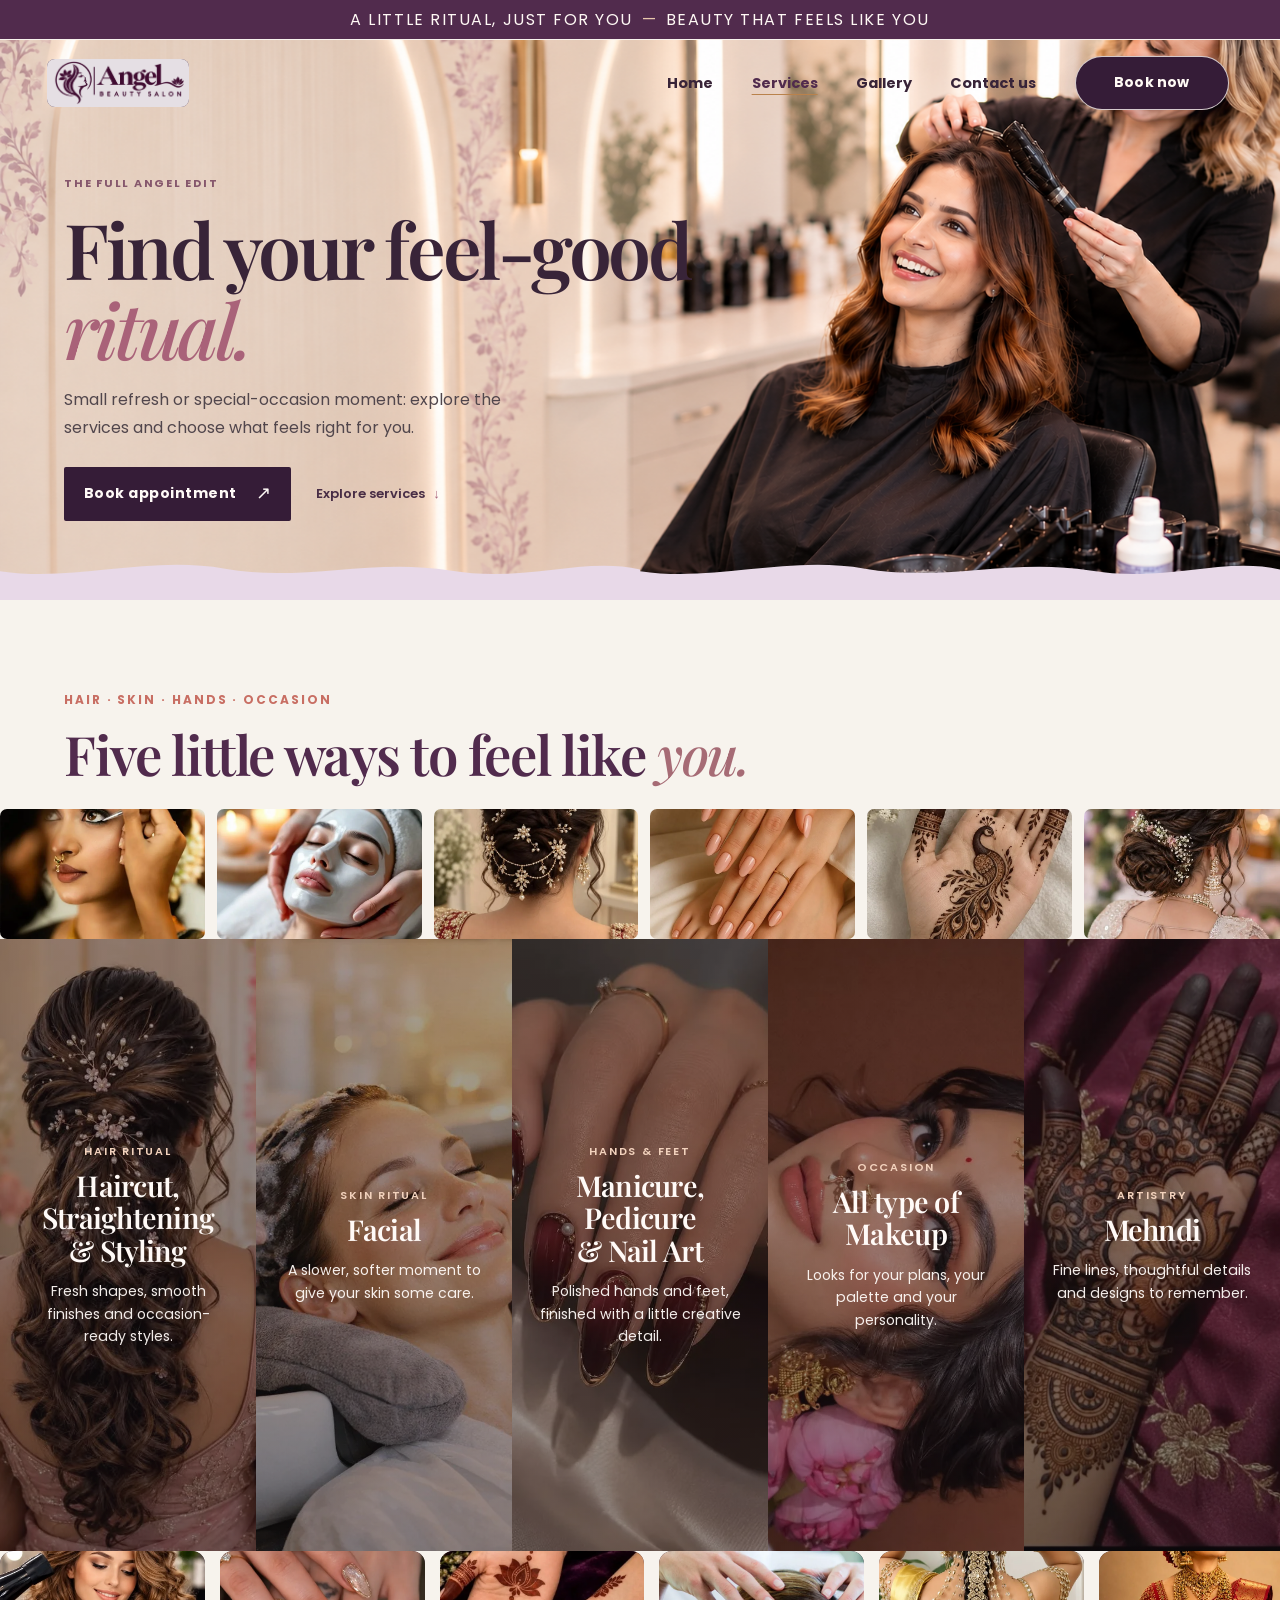
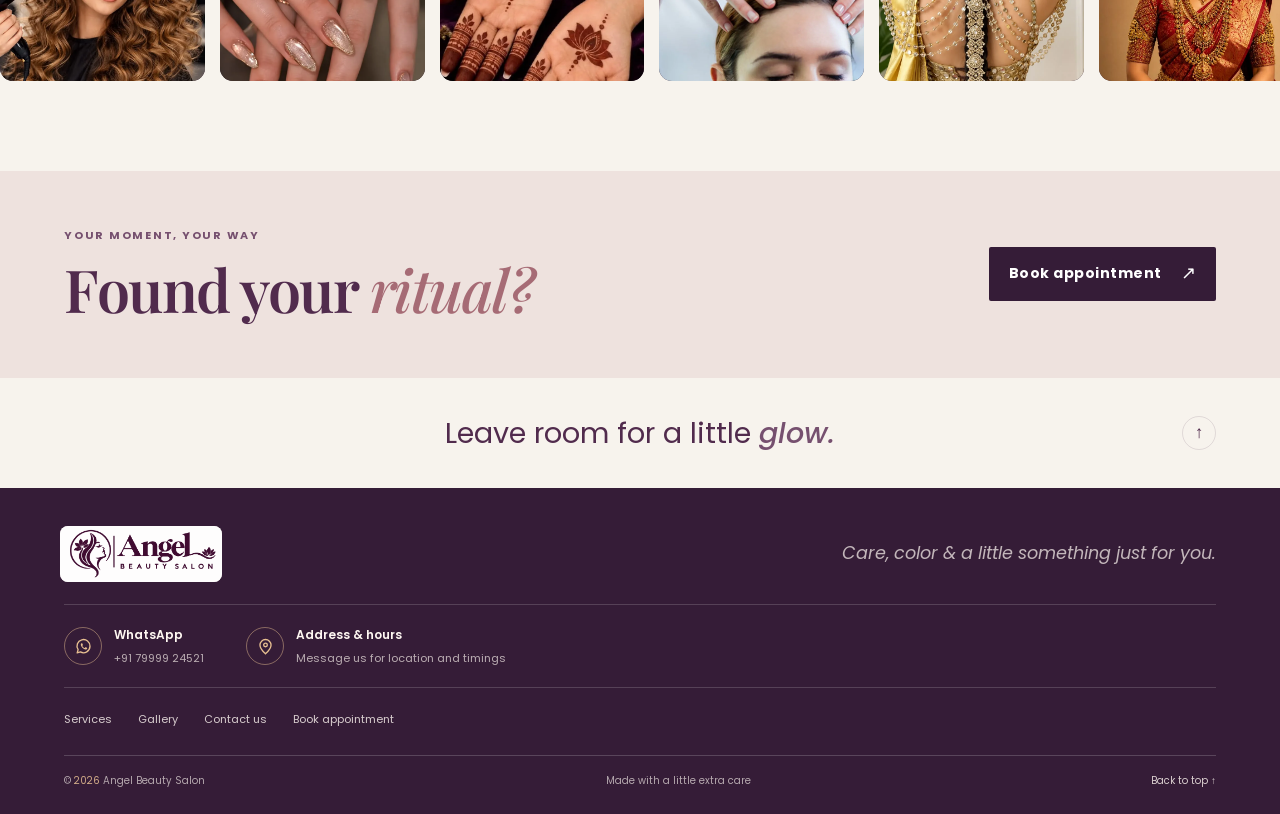
<file: angelbeautyFinal/public/services/index.html>
<!doctype html>
<html lang="en">
  <head>
    <meta charset="utf-8" /><meta name="viewport" content="width=device-width, initial-scale=1" /><meta name="theme-color" content="#f8f5ef" /><meta name="robots" content="index, follow, max-image-preview:large" />
    <meta name="keywords" content="Angel Beauty Salon, salon services, haircuts, facials, makeup, mehndi, nail art" />
    <title>Salon Services | Angel Beauty Salon</title>
    <meta name="description" content="Explore Angel Beauty Salon services: hair cutting and styling, facials, nail services, makeup and mehndi." />
    <meta property="og:type" content="website" /><meta property="og:site_name" content="Angel Beauty Salon" /><meta property="og:title" content="Salon Services | Angel Beauty Salon" /><meta property="og:description" content="Find your feel-good salon ritual, from a fresh trim to a full occasion look." />
    <meta name="twitter:card" content="summary" /><meta name="twitter:title" content="Salon Services | Angel Beauty Salon" /><meta name="twitter:description" content="Find your feel-good salon ritual, from a fresh trim to a full occasion look." />
    <link rel="icon" type="image/svg+xml" href="../favicon.svg" /><link rel="preconnect" href="https://fonts.googleapis.com" /><link rel="preconnect" href="https://fonts.gstatic.com" crossorigin /><link href="https://fonts.googleapis.com/css2?family=Playfair+Display:wght@500;600;700&amp;family=Poppins:wght@400;500;600;700&amp;display=swap" rel="stylesheet" /><link rel="stylesheet" href="../styles.css" /><script defer src="../main.js"></script>
    <script type="application/ld+json">{"@context":"https://schema.org","@type":"CollectionPage","name":"Salon Services | Angel Beauty Salon","description":"Hair, skin, occasion and nail services at Angel Beauty Salon.","mainEntity":{"@type":"ItemList","itemListElement":[{"@type":"Service","name":"Haircut, Straightening & Styling"},{"@type":"Service","name":"Facial"},{"@type":"Service","name":"Manicure, Pedicure & Nail Art"},{"@type":"Service","name":"All type of Makeup"},{"@type":"Service","name":"Mehndi"}]}}</script>
  </head>
  <body id="top" data-page="services"><a class="skip-link" href="#main">Skip to content</a>
    <div class="topline"><span class="topline__spark" aria-hidden="true">✳</span><p>A little ritual, just for you <span>—</span> beauty that feels like you</p><span class="topline__spark" aria-hidden="true">✳</span></div>
    <header class="site-header"><div class="site-header__inner container"><a class="brand" href="../index.html" aria-label="Angel Beauty Salon home"><img class="brand__logo" src="../images/angel-beauty-logo.png" alt="Angel Beauty Salon"></a><button class="menu-toggle" type="button" aria-expanded="false" aria-controls="primary-nav" aria-label="Open menu"><span></span><span></span></button><nav class="primary-nav" id="primary-nav" aria-label="Main navigation"><a href="../index.html">Home</a><a href="../services/index.html" aria-current="page">Services</a><a href="../gallery/index.html">Gallery</a><a href="../contact/index.html">Contact us</a><a class="nav-cta" href="../contact/index.html">Book now</a></nav></div></header>
    <main id="main"><section class="page-hero page-hero--services"><div class="container page-hero__inner"><div class="services-hero__content reveal"><p class="eyebrow"><span class="eyebrow__line"></span>The full Angel edit</p><h1>Find your feel-good<br /><em>ritual.</em></h1><p class="services-hero__intro">Small refresh or special-occasion moment: explore the services and choose what feels right for you.</p><div class="services-hero__actions"><a class="button button--dark" href="../contact/index.html">Book appointment <span aria-hidden="true">↗</span></a><a class="services-hero__explore" href="#all-services-title">Explore services <span aria-hidden="true">↓</span></a></div></div></div></section>
      <section class="page-section" aria-labelledby="all-services-title"><div class="container"><div class="page-section__heading"><p class="eyebrow"><span class="eyebrow__line"></span>Hair · skin · hands · occasion</p><h2 id="all-services-title">Five little ways to feel like <em>you.</em></h2></div><div class="services-mini-slider" aria-label="Salon inspiration"><div class="services-mini-slider__track" data-services-mini-track>
  <img src= "../images/makeup-33.webp" alt="Bridal hairstyle inspiration" loading="lazy" decoding="async">
  <img src="../images/facial-01.webp" alt="Facial care inspiration" loading="lazy" decoding="async">
  <img src="../images/hair-01.webp" alt="Natural manicure inspiration" loading="lazy" decoding="async">
  <img src="../images/nail-02.webp" alt="Makeup application inspiration" loading="lazy" decoding="async">
  <img src="../images/mehndi-01.webp" alt="Mehndi art inspiration" loading="lazy" decoding="async">
  <img src="../images/hair-02.webp" alt="Floral bridal hairstyle inspiration" loading="lazy" decoding="async">
</div></div><div class="services-grid">
<div class="services-grid__track" data-services-top-track>
<article class="service-card"><a class="service-card__link" href="../contact/index.html?service=hair" aria-label="Book Haircut, Straightening & Styling"><div class="service-card__image"><img src="../images/hair-03.webp" data-service-images="../images/hair-03.webp" alt="Haircuts, straightening and occasion hairstyles at Angel Beauty Salon" loading="lazy" decoding="async" width="640" height="800"/><span class="service-card__number">01</span><span class="service-card__pips" aria-hidden="true"><i class="is-active"></i></span><span class="service-card__arrow" aria-hidden="true">↗</span></div><div class="service-card__text"><span class="service-card__category">Hair ritual</span><h3>Haircut, Straightening<br />&amp; Styling</h3><p>Fresh shapes, smooth finishes and occasion-ready styles.</p></div></a></article>
<article class="service-card"><a class="service-card__link" href="../contact/index.html?service=facial" aria-label="Book a Facial"><div class="service-card__image"><img src="../images/facial-03.webp" data-service-images="../images/facial-03.webp" alt="Relaxing skin and self-care services at Angel Beauty Salon" loading="lazy" decoding="async" width="640" height="800"/><span class="service-card__number">02</span><span class="service-card__pips" aria-hidden="true"><i class="is-active"></i></span><span class="service-card__arrow" aria-hidden="true">↗</span></div><div class="service-card__text"><span class="service-card__category">Skin ritual</span><h3>Facial</h3><p>A slower, softer moment to give your skin some care.</p></div></a></article>
<article class="service-card"><a class="service-card__link" href="../contact/index.html?service=manicure" aria-label="Book Manicure, Pedicure & Nail Art"><div class="service-card__image"><img src="../images/nail-06.webp" data-service-images="../images/nail-06.webp" alt="Manicure, pedicure and nail art styles at Angel Beauty Salon" loading="lazy" decoding="async" width="640" height="800"/><span class="service-card__number">03</span><span class="service-card__pips" aria-hidden="true"><i class="is-active"></i></span><span class="service-card__arrow" aria-hidden="true">↗</span></div><div class="service-card__text"><span class="service-card__category">Hands &amp; feet</span><h3>Manicure, Pedicure<br />&amp; Nail Art</h3><p>Polished hands and feet, finished with a little creative detail.</p></div></a></article>
<article class="service-card"><a class="service-card__link" href="../contact/index.html?service=makeup" aria-label="Book All type of Makeup"><div class="service-card__image"><img src="../images/makeup-19.webp" data-service-images="../images/makeup-19.webp" alt="Bridal makeup and beauty details" loading="lazy" decoding="async" width="640" height="800"/><span class="service-card__number">04</span><span class="service-card__pips" aria-hidden="true"><i class="is-active"></i></span><span class="service-card__arrow" aria-hidden="true">↗</span></div><div class="service-card__text"><span class="service-card__category">Occasion</span><h3>All type of Makeup</h3><p>Looks for your plans, your palette and your personality.</p></div></a></article>
<article class="service-card"><a class="service-card__link" href="../contact/index.html?service=mehndi" aria-label="Book Mehndi"><div class="service-card__image"><img src="../images/mehndi-05.webp" data-service-images="../images/mehndi-05.webp" alt="Bridal mehndi designs for hands and feet" loading="lazy" decoding="async" width="640" height="800"/><span class="service-card__number">05</span><span class="service-card__pips" aria-hidden="true"><i class="is-active"></i></span><span class="service-card__arrow" aria-hidden="true">↗</span></div><div class="service-card__text"><span class="service-card__category">Artistry</span><h3>Mehndi</h3><p>Fine lines, thoughtful details and designs to remember.</p></div></a></article>
</div>
</div><div class="services-image-slider" data-services-image-slider role="region" aria-label="All service photos">
  <div class="services-image-slider__viewport" data-services-slider-viewport tabindex="0" aria-label="Service photos, scroll to browse">
    <div class="services-image-slider__track">
<a class="services-image-slider__slide" href="../contact/index.html?service=hair" aria-label="Book Hair and styling">
  <img src="../images/hair-13.webp" alt="Hair styling inspiration 1 at Angel Beauty Salon" loading="lazy" decoding="async">
  <span class="services-image-slider__caption"><small>Hair &amp; styling</small><strong>Fresh cuts, smooth finishes, and occasion-ready looks.</strong><em>Book this service <span aria-hidden="true">↗</span></em></span>
</a>

<a class="services-image-slider__slide" href="../contact/index.html?service=hair" aria-label="Book Hair and styling">
  <img src="../images/hair-02.webp" alt="Hair styling inspiration 3 at Angel Beauty Salon" loading="lazy" decoding="async">
  <span class="services-image-slider__caption"><small>Hair &amp; styling</small><strong>Fresh cuts, smooth finishes, and occasion-ready looks.</strong><em>Book this service <span aria-hidden="true">↗</span></em></span>
</a>

<a class="services-image-slider__slide" href="../contact/index.html?service=manicure" aria-label="Book Manicure and pedicure">
  <img src="../images/nail-07.webp" alt="Nail art and manicure inspiration 2 at Angel Beauty Salon" loading="lazy" decoding="async">
  <span class="services-image-slider__caption"><small>Manicure &amp; pedicure</small><strong>Polished hands and feet with creative detail.</strong><em>Book this service <span aria-hidden="true">↗</span></em></span>
</a>

<a class="services-image-slider__slide" href="../contact/index.html?service=hair" aria-label="Book Hair and styling">
  <img src="../images/hair-03.webp" alt="Hair styling inspiration 4 at Angel Beauty Salon" loading="lazy" decoding="async">
  <span class="services-image-slider__caption"><small>Hair &amp; styling</small><strong>Fresh cuts, smooth finishes, and occasion-ready looks.</strong><em>Book this service <span aria-hidden="true">↗</span></em></span>
</a>
<a class="services-image-slider__slide" href="../contact/index.html?service=mehndi" aria-label="Book Mehndi">
  <img src="../images/mehndi-06.webp" alt="Mehndi artistry inspiration 4 at Angel Beauty Salon" loading="lazy" decoding="async">
  <span class="services-image-slider__caption"><small>Mehndi</small><strong>Intricate designs and thoughtful details for your moment.</strong><em>Book this service <span aria-hidden="true">↗</span></em></span>
</a>

<a class="services-image-slider__slide" href="../contact/index.html?service=facial" aria-label="Book Skin and facials">
  <img src="../images/facial-01.webp" alt="Facial and skin care inspiration 1 at Angel Beauty Salon" loading="lazy" decoding="async">
  <span class="services-image-slider__caption"><small>Skin &amp; facials</small><strong>A slower, softer moment to care for your skin.</strong><em>Book this service <span aria-hidden="true">↗</span></em></span>
</a>
<a class="services-image-slider__slide" href="../contact/index.html?service=hair" aria-label="Book Hair and styling">
  <img src="../images/hair-01.webp" alt="Hair styling inspiration 2 at Angel Beauty Salon" loading="lazy" decoding="async">
  <span class="services-image-slider__caption"><small>Hair &amp; styling</small><strong>Fresh cuts, smooth finishes, and occasion-ready looks.</strong><em>Book this service <span aria-hidden="true">↗</span></em></span>
</a>

<a class="services-image-slider__slide" href="../contact/index.html?service=facial" aria-label="Book Skin and facials">
  <img src="../images/facial-02.webp" alt="Facial and skin care inspiration 2 at Angel Beauty Salon" loading="lazy" decoding="async">
  <span class="services-image-slider__caption"><small>Skin &amp; facials</small><strong>A slower, softer moment to care for your skin.</strong><em>Book this service <span aria-hidden="true">↗</span></em></span>
</a>

<a class="services-image-slider__slide" href="../contact/index.html?service=hair" aria-label="Book Hair and styling">
  <img src="../images/hair-05.webp" alt="Hair styling inspiration 6 at Angel Beauty Salon" loading="lazy" decoding="async">
  <span class="services-image-slider__caption"><small>Hair &amp; styling</small><strong>Fresh cuts, smooth finishes, and occasion-ready looks.</strong><em>Book this service <span aria-hidden="true">↗</span></em></span>
</a>
<a class="services-image-slider__slide" href="../contact/index.html?service=mehndi" aria-label="Book Mehndi">
  <img src="../images/mehndi-05.webp" alt="Mehndi artistry inspiration 3 at Angel Beauty Salon" loading="lazy" decoding="async">
  <span class="services-image-slider__caption"><small>Mehndi</small><strong>Intricate designs and thoughtful details for your moment.</strong><em>Book this service <span aria-hidden="true">↗</span></em></span>
</a>

<a class="services-image-slider__slide" href="../contact/index.html?service=manicure" aria-label="Book Manicure and pedicure">
  <img src="../images/nail-02.webp" alt="Nail art and manicure inspiration 1 at Angel Beauty Salon" loading="lazy" decoding="async">
  <span class="services-image-slider__caption"><small>Manicure &amp; pedicure</small><strong>Polished hands and feet with creative detail.</strong><em>Book this service <span aria-hidden="true">↗</span></em></span>
</a>
 <a class="services-image-slider__slide" href="../contact/index.html?service=makeup" aria-label="Book Makeup">
  <img src="../images/makeup-27.webp" alt="Makeup artistry inspiration 4 at Angel Beauty Salon" loading="lazy" decoding="async">
  <span class="services-image-slider__caption"><small>Makeup</small><strong>Bridal, party, and celebration looks shaped around you.</strong><em>Book this service <span aria-hidden="true">↗</span></em></span>
</a>

<a class="services-image-slider__slide" href="../contact/index.html?service=facial" aria-label="Book Skin and facials">
  <img src="../images/facial-03.webp" alt="Facial and skin care inspiration 3 at Angel Beauty Salon" loading="lazy" decoding="async">
  <span class="services-image-slider__caption"><small>Skin &amp; facials</small><strong>A slower, softer moment to care for your skin.</strong><em>Book this service <span aria-hidden="true">↗</span></em></span>
</a>


<a class="services-image-slider__slide" href="../contact/index.html?service=manicure" aria-label="Book Manicure and pedicure">
  <img src="../images/nail-03.webp" alt="Nail art and manicure inspiration 4 at Angel Beauty Salon" loading="lazy" decoding="async">
  <span class="services-image-slider__caption"><small>Manicure &amp; pedicure</small><strong>Polished hands and feet with creative detail.</strong><em>Book this service <span aria-hidden="true">↗</span></em></span>
</a>
<a class="services-image-slider__slide" href="../contact/index.html?service=mehndi" aria-label="Book Mehndi">
  <img src="../images/mehndi-04.webp" alt="Mehndi artistry inspiration 2 at Angel Beauty Salon" loading="lazy" decoding="async">
  <span class="services-image-slider__caption"><small>Mehndi</small><strong>Intricate designs and thoughtful details for your moment.</strong><em>Book this service <span aria-hidden="true">↗</span></em></span>
</a>
<a class="services-image-slider__slide" href="../contact/index.html?service=makeup" aria-label="Book Makeup">
  <img src="../images/makeup-19.webp" alt="Makeup artistry inspiration 3 at Angel Beauty Salon" loading="lazy" decoding="async">
  <span class="services-image-slider__caption"><small>Makeup</small><strong>Bridal, party, and celebration looks shaped around you.</strong><em>Book this service <span aria-hidden="true">↗</span></em></span>
</a>

<a class="services-image-slider__slide" href="../contact/index.html?service=hair" aria-label="Book Hair and styling">
  <img src="../images/hair-04.webp" alt="Hair styling inspiration 5 at Angel Beauty Salon" loading="lazy" decoding="async">
  <span class="services-image-slider__caption"><small>Hair &amp; styling</small><strong>Fresh cuts, smooth finishes, and occasion-ready looks.</strong><em>Book this service <span aria-hidden="true">↗</span></em></span>
</a>


<a class="services-image-slider__slide" href="../contact/index.html?service=manicure" aria-label="Book Manicure and pedicure">
  <img src="../images/nail-06.webp" alt="Nail art and manicure inspiration 3 at Angel Beauty Salon" loading="lazy" decoding="async">
  <span class="services-image-slider__caption"><small>Manicure &amp; pedicure</small><strong>Polished hands and feet with creative detail.</strong><em>Book this service <span aria-hidden="true">↗</span></em></span>
</a>

<a class="services-image-slider__slide" href="../contact/index.html?service=makeup" aria-label="Book Makeup">
  <img src="../images/makeup-33.webp" alt="Makeup artistry inspiration 1 at Angel Beauty Salon" loading="lazy" decoding="async">
  <span class="services-image-slider__caption"><small>Makeup</small><strong>Bridal, party, and celebration looks shaped around you.</strong><em>Book this service <span aria-hidden="true">↗</span></em></span>
</a>

<a class="services-image-slider__slide" href="../contact/index.html?service=manicure" aria-label="Book Manicure and pedicure">
  <img src="../images/nail-04.webp" alt="Nail art and manicure inspiration 5 at Angel Beauty Salon" loading="lazy" decoding="async">
  <span class="services-image-slider__caption"><small>Manicure &amp; pedicure</small><strong>Polished hands and feet with creative detail.</strong><em>Book this service <span aria-hidden="true">↗</span></em></span>
</a>

<a class="services-image-slider__slide" href="../contact/index.html?service=makeup" aria-label="Book Makeup">
  <img src="../images/makeup-32.webp" alt="Makeup artistry inspiration 2 at Angel Beauty Salon" loading="lazy" decoding="async">
  <span class="services-image-slider__caption"><small>Makeup</small><strong>Bridal, party, and celebration looks shaped around you.</strong><em>Book this service <span aria-hidden="true">↗</span></em></span>
</a>


<a class="services-image-slider__slide" href="../contact/index.html?service=mehndi" aria-label="Book Mehndi">
  <img src="../images/mehndi-01.webp" alt="Mehndi artistry inspiration 1 at Angel Beauty Salon" loading="lazy" decoding="async">
  <span class="services-image-slider__caption"><small>Mehndi</small><strong>Intricate designs and thoughtful details for your moment.</strong><em>Book this service <span aria-hidden="true">↗</span></em></span>
</a>




    </div>
  </div>
</div></div></section><section class="page-cta"><div class="container page-cta__inner"><div><p class="eyebrow"><span class="eyebrow__line"></span>Your moment, your way</p><h2>Found your <em>ritual?</em></h2></div><a class="button button--dark" href="../contact/index.html">Book appointment <span aria-hidden="true">↗</span></a></div></section></main>
    <section class="final-note" aria-label="Angel Beauty Salon brand message"><span class="final-note__flower" aria-hidden="true">✳</span><p>Leave room for a little <em>glow.</em></p><a href="#top" aria-label="Back to top">↑</a></section><footer class="site-footer"><div class="container site-footer__inner"><a class="brand brand--footer" href="../index.html" aria-label="Angel Beauty Salon home"><img class="brand__logo" src="../images/angel-beauty-logo.png" alt="Angel Beauty Salon"></a><p>Care, color &amp; a little something just for you.</p><div class="footer-contact" aria-label="Salon contact details"><a class="footer-contact__item" href="https://wa.me/917999924521?text=Hello%20Angel%20Beauty%20Salon%2C%20I%27d%20like%20to%20know%20more." target="_blank" rel="noopener noreferrer"><span class="footer-contact__icon" aria-hidden="true"><svg viewBox="0 0 24 24" fill="none"><path d="M20.2 11.8a8.2 8.2 0 0 1-12.1 7.1L4 20l1.2-4A8.2 8.2 0 1 1 20.2 11.8Z" stroke="currentColor" stroke-width="1.7" stroke-linejoin="round"/><path d="M9 8.2c.2-.4.4-.4.7-.4h.4c.2 0 .3.1.4.4l.7 1.6c.1.2.1.4-.1.6l-.5.6c-.2.2-.2.3 0 .6.6 1 1.4 1.8 2.4 2.3.2.1.4.1.6-.1l.7-.8c.2-.2.4-.2.6-.1l1.5.7c.2.1.3.2.3.4 0 .3-.1 1.1-.7 1.5-.5.4-1.1.5-1.7.3-1-.3-2.2-.9-3.4-2-1.2-1.1-2-2.5-2.2-3.3-.3-.8-.1-1.5.3-2.1Z" fill="currentColor"/></svg></span><span><strong>WhatsApp</strong><small>+91 79999 24521</small></span></a><a class="footer-contact__item" href="https://wa.me/917999924521?text=Hello%2C%20please%20share%20your%20salon%20address%20and%20opening%20hours." target="_blank" rel="noopener noreferrer"><span class="footer-contact__icon" aria-hidden="true"><svg viewBox="0 0 24 24" fill="none"><path d="M19 10.2c0 5-7 11-7 11s-7-6-7-11a7 7 0 1 1 14 0Z" stroke="currentColor" stroke-width="1.7"/><circle cx="12" cy="10" r="2.3" stroke="currentColor" stroke-width="1.7"/></svg></span><span><strong>Address &amp; hours</strong><small>Message us for location and timings</small></span></a></div><nav class="footer-links" aria-label="Footer navigation"><a href="../services/index.html">Services</a><a href="../gallery/index.html">Gallery</a><a href="../contact/index.html">Contact us</a><a href="../contact/index.html">Book appointment</a></nav><div class="site-footer__bottom"><span>© <span class="current-year">2026</span> Angel Beauty Salon</span><span>Made with a little extra care <span aria-hidden="true">✳</span></span><a href="#top">Back to top ↑</a></div></div></footer>
  </body>
</html>
</file>
<file: angelbeautyFinal/public/styles.css>
:root {
  color-scheme: light;
  --cream: #f8f5ef;
  --paper: #fffdf9;
  --plum: #40243f;
  --plum-deep: #301a31;
  --plum-soft: #65445f;
  --rose: #f1dedb;
  --rose-wash: #f8eeeb;
  --gold: #bd9160;
  --ink: #262125;
  --muted: #77716f;
  --line: rgba(64, 36, 63, 0.15);
  --serif: 'Poppins', Arial, sans-serif;
  --sans: 'Poppins', 'Trebuchet MS', Arial, sans-serif;
  --container: 1540px;
  --gutter: clamp(22px, 5vw, 84px);
  --ease: cubic-bezier(.22,.75,.23,1);
}

*, *::before, *::after { box-sizing: border-box; }
html { scroll-behavior: smooth; scroll-padding-top: 90px; }
body { margin: 0; background: var(--cream); color: var(--ink); font-family: var(--sans); font-size: 16.5px; line-height: 1.65; -webkit-font-smoothing: antialiased; }
body.menu-open { overflow: hidden; }
img { display: block; max-width: 100%; }
a { color: inherit; text-decoration: none; }
button, input, select, textarea { font: inherit; }
button, a { -webkit-tap-highlight-color: transparent; }
button:focus-visible, a:focus-visible, input:focus-visible, select:focus-visible, textarea:focus-visible { outline: 2px solid var(--gold); outline-offset: 4px; }
::selection { color: #fff; background: var(--plum); }
.container { width: min(100% - 2 * var(--gutter), var(--container)); margin-inline: auto; }
.skip-link { position: fixed; z-index: 100; top: 12px; left: 12px; transform: translateY(-160%); padding: 10px 16px; border-radius: 999px; color: #fff; background: var(--plum); }
.skip-link:focus { transform: translateY(0); }

.topline { min-height: 35px; padding: 6px 16px; display: flex; align-items: center; justify-content: center; gap: 10px; background: var(--plum); color: #fff9f5; text-align: center; font-size: 11px; letter-spacing: .14em; text-transform: uppercase; }
.topline p { margin: 0; }
.topline p span { color: #e8c8ad; padding: 0 3px; }
.topline__spark { color: #e7bf91; font-size: 13.2px; }
.site-header { position: sticky; z-index: 20; top: 0; background: rgba(248,245,239,.94); border-bottom: 1px solid rgba(64,36,63,.08); backdrop-filter: blur(14px); }
.site-header__inner { min-height: 88px; display: flex; align-items: center; justify-content: space-between; gap: 28px; }
.brand { display: inline-flex; align-items: center; gap: 11px; color: var(--plum); flex-shrink: 0; }
.brand__mark { display: grid; place-items: center; width: 40px; height: 40px; border: 1px solid rgba(64,36,63,.32); border-radius: 50%; }
.brand__mark svg { width: 27px; height: 27px; }
.brand__name { font-family: var(--serif); font-size: 23.1px; font-weight: 600; line-height: 1.12; letter-spacing: -.03em; }
.brand__name span { display: block; margin-top: 4px; font-family: var(--sans); font-size: 9.9px; font-weight: 600; letter-spacing: .2em; text-transform: uppercase; }
.primary-nav { display: flex; align-items: center; gap: clamp(24px, 3.3vw, 52px); font-size: 13.2px; font-weight: 600; color: #51464f; }
.primary-nav > a:not(.nav-cta) { transition: color .2s ease; }
.primary-nav > a:not(.nav-cta):hover { color: var(--plum-soft); }
.nav-cta { display: inline-flex; align-items: center; gap: 20px; padding: 13px 17px 13px 20px; border: 1px solid var(--plum); border-radius: 2px; color: var(--plum); transition: color .25s, background .25s; }
.nav-cta:hover { background: var(--plum); color: white; }
.menu-toggle { display: none; }

.hero { position: relative; display: grid; grid-template-columns: minmax(0,.88fr) minmax(390px,1.12fr); align-items: center; gap: clamp(42px, 7.5vw, 122px); padding-top: clamp(28px, 3.5vw, 50px); padding-bottom: clamp(66px, 9vw, 138px); }
.hero__copy { position: relative; z-index: 2; max-width: 570px; padding-left: clamp(0px,1.5vw,24px); }
.eyebrow { display: flex; align-items: center; gap: 11px; margin: 0 0 4px; color: var(--plum-soft); font-size: 11px; font-weight: 700; letter-spacing: .2em; text-transform: uppercase; }
.eyebrow__line { display: inline-block; width: 30px; height: 1px; background: var(--gold); }
h1, h2, h3, p { margin-top: 0; }
.hero h1 { max-width: 640px; margin-bottom: 13px; color: var(--plum); font-family: var(--serif); font-size: clamp(61.6px, 7.04vw, 107.8px); font-weight: 500; line-height: .99; letter-spacing: -.035em; }
h1 em, h2 em, .final-note em { color: var(--plum-soft); font-weight: 500; }
.hero__intro { max-width: 435px; margin-bottom: 10px; color: #716a6c; font-size: 16.5px; line-height: 1.9; }
.hero__actions { display: flex; align-items: center; flex-wrap: wrap; gap: 25px; }
.button { min-height: 51px; display: inline-flex; align-items: center; justify-content: center; gap: 19px; padding: 0 20px; border: 0; border-radius: 2px; font-size: 12.1px; font-weight: 700; letter-spacing: .035em; cursor: pointer; transition: transform .25s var(--ease), background .25s, box-shadow .25s; }
.button:hover { transform: translateY(-2px); box-shadow: 0 10px 22px rgba(48,26,49,.12); }
.button--dark { background: var(--plum); color: #fff; }
.button--dark:hover { background: #50334e; }
.button span { font-size: 17.6px; font-weight: 400; }
.text-link { display: inline-flex; align-items: center; gap: 10px; color: var(--plum); font-size: 12.1px; font-weight: 700; }
.text-link span { transition: transform .22s var(--ease); }
.text-link:hover span { transform: translate(3px,-2px); }
.hero__note { display: flex; align-items: center; gap: 12px; margin-top: clamp(38px, 5.5vw, 78px); }
.hero__note-mark { width: 36px; height: 36px; display: grid; place-items: center; flex-shrink: 0; border-radius: 50%; background: var(--rose); color: var(--plum); font-size: 18.7px; }
.hero__note p { margin: 0; color: #817878; font-size: 11px; line-height: 1.65; }
.hero__note strong { color: var(--plum); font-size: 12.1px; }
.hero__visual { position: relative; min-width: 0; width: 100%; max-width: 720px; justify-self: end; padding: 9px 10px 12px 0; }
.hero__visual::before { position: absolute; z-index: 0; top: 5%; right: 1%; width: 88%; height: 90%; border: 1px solid rgba(189,145,96,.7); border-radius: 48% 48% 3px 3px; content: ''; transform: rotate(2deg); }
.hero__photo-frame { position: relative; z-index: 1; overflow: hidden; aspect-ratio: 4 / 4.65; max-height: 665px; border-radius: 49% 49% 4px 4px; background: #e9d9d0; }
.hero__photo { width: 100%; height: 100%; object-fit: cover; object-position: center 42%; }
.hero-seal { position: absolute; z-index: 3; bottom: 12%; left: -42px; display: grid; place-items: center; width: 111px; height: 111px; border: 1px solid rgba(64,36,63,.32); border-radius: 50%; background: var(--cream); color: var(--plum); }
.hero-seal__ring { position: absolute; inset: 7px; display: grid; place-items: center; border: 1px dashed rgba(64,36,63,.3); border-radius: 50%; color: var(--plum-soft); font-size: 7.7px; font-weight: 700; letter-spacing: .13em; text-align: center; }
.hero-seal__flower { font-size: 31.9px; }
.hero-sticker { position: absolute; z-index: 4; right: -8px; bottom: 12%; display: flex; align-items: center; gap: 10px; padding: 13px 17px; background: var(--rose-wash); box-shadow: 0 14px 38px rgba(48,26,49,.1); color: var(--plum); font-size: 11px; font-weight: 600; line-height: 1.45; }
.hero-sticker > span:first-child { color: var(--gold); font-size: 25.3px; }
.hero-sticker em { font-family: var(--serif); font-size: 15.4px; font-weight: 500; }
.hero__sparkle { position: absolute; z-index: 2; color: var(--gold); }
.hero__sparkle--one { top: 9%; right: -1%; font-size: 33px; }
.hero__sparkle--two { top: 30%; left: -8%; font-size: 19.8px; }

.marquee { overflow: hidden; padding: 13px 0 14px; background: var(--rose); color: var(--plum); }
.marquee__track { width: max-content; display: flex; align-items: center; gap: clamp(27px,5vw,80px); animation: marquee-scroll 34s linear infinite; }
.marquee__track span { font-family: var(--serif); font-size: 22px; font-style: italic; }
.marquee__track i { color: var(--gold); font-size: 13.2px; font-style: normal; }
@keyframes marquee-scroll { to { transform: translateX(-50%); } }

.services-section { padding: clamp(72px, 9vw, 134px) 0 clamp(71px, 8vw, 116px); overflow: hidden; }
.services-section__inner { position: relative; }
.section-heading { display: flex; align-items: end; justify-content: space-between; gap: 35px; margin-bottom: 42px; }
.section-heading .eyebrow { margin-bottom: 16px; }
h2 { margin-bottom: 0; color: var(--plum); font-family: var(--serif); font-size: clamp(42.9px, 4.95vw, 72.6px); font-weight: 500; letter-spacing: -.025em; line-height: 1.08; }
.section-heading__side { width: min(360px,38%); display: flex; flex-direction: column; align-items: flex-start; gap: 19px; }
.section-heading__side p { max-width: 315px; margin: 0; color: var(--muted); font-size: 13.2px; line-height: 1.75; }
.carousel-controls { display: flex; gap: 8px; }
.carousel-arrow { width: 41px; height: 41px; display: grid; place-items: center; padding: 0; border: 1px solid rgba(64,36,63,.38); border-radius: 50%; background: transparent; color: var(--plum); cursor: pointer; transition: color .2s, background .2s, opacity .2s; }
.carousel-arrow svg { width: 17px; height: 17px; }
.carousel-arrow:hover:not(:disabled) { background: var(--plum); color: #fff; }
.carousel-arrow:disabled { cursor: default; opacity: .32; }
.service-gallery { position: relative; width: calc(100% + max(0px, (100vw - min(100vw - 2 * var(--gutter), var(--container))) / 2)); }
.service-track { display: flex; gap: 22px; overflow-x: auto; padding: 0 calc((100vw - min(100vw - 2 * var(--gutter), var(--container))) / 2) 15px 0; scroll-snap-type: x mandatory; scroll-behavior: smooth; scrollbar-width: none; overscroll-behavior-x: contain; }
.service-track::-webkit-scrollbar { display: none; }
.service-card { flex: 0 0 clamp(215px, 20vw, 270px); scroll-snap-align: start; }
.service-card__link { display: block; height: 100%; }
.service-card__image { position: relative; overflow: hidden; aspect-ratio: 4 / 4.5; background: #e9ded6; }
.service-card__image img { width: 100%; height: 100%; object-fit: cover; transition: opacity .22s ease, transform .8s var(--ease); }
.service-card__image img.is-changing { opacity: 0; }
.service-card__link:hover .service-card__image img { transform: scale(1.045); }
.service-card__image::after { position: absolute; inset: 44% 0 0; background: linear-gradient(180deg,transparent,rgba(31,18,32,.24)); content: ''; pointer-events: none; }
.service-card__number { position: absolute; z-index: 1; top: 13px; left: 14px; display: grid; place-items: center; width: 30px; height: 30px; border: 1px solid rgba(255,255,255,.68); border-radius: 50%; background: rgba(248,245,239,.78); color: var(--plum); font-size: 9.9px; font-weight: 700; backdrop-filter: blur(6px); }
.service-card__pips { position: absolute; z-index: 1; bottom: 28px; left: 14px; display: flex; align-items: center; gap: 4px; }
.service-card__pips i { width: 5px; height: 5px; border-radius: 99px; background: rgba(255,255,255,.72); transition: width .25s ease, background .25s ease; }
.service-card__pips i.is-active { width: 14px; background: #fff; }
.service-card__arrow { position: absolute; z-index: 1; right: 13px; bottom: 14px; display: grid; place-items: center; width: 34px; height: 34px; border-radius: 50%; background: var(--paper); color: var(--plum); font-size: 17.6px; transition: transform .25s var(--ease), background .25s, color .25s; }
.service-card__link:hover .service-card__arrow { transform: rotate(45deg); background: var(--plum); color: white; }
.service-card__text { padding: 17px 2px 2px; }
.service-card__category { color: var(--plum-soft); font-size: 9.9px; font-weight: 700; letter-spacing: .15em; text-transform: uppercase; }
.service-card__text h3 { min-height: 30px; margin: 5px 0 5px; color: var(--plum); font-family: var(--serif); font-size: 23.1px; font-weight: 500; letter-spacing: -.02em; line-height: 1.22; }
.service-card__text p { max-width: 250px; margin: 0; color: var(--muted); font-size: 12.1px; line-height: 1.65; }
.gallery-caption { display: flex; align-items: center; justify-content: space-between; margin-top: 18px; color: #7d7474; font-size: 9.9px; font-weight: 600; letter-spacing: .11em; text-transform: uppercase; }
.gallery-caption__divider { padding: 0 5px; color: var(--gold); }
.gallery-caption__hint { display: inline-flex; align-items: center; gap: 8px; color: var(--plum-soft); letter-spacing: .07em; }

/* Individual service ribbons on the home page */
.ritual-toggle { display: inline-flex; align-items: center; gap: 9px; width: auto; padding: 0 15px; border-radius: 99px; font-family: var(--sans); font-size: 11px; letter-spacing: .02em; }
.ritual-toggle__label { white-space: nowrap; }
.ritual-list { display: grid; gap: 13px; }
.ritual-row { display: grid; grid-template-columns: minmax(180px, .28fr) minmax(0, .72fr); gap: clamp(20px, 3vw, 44px); align-items: center; min-height: 220px; padding: 15px 0 15px 20px; border-top: 1px solid rgba(64,36,63,.13); overflow: hidden; }
.ritual-row:nth-child(even) { background: rgba(255,255,255,.34); }
.ritual-row__intro { padding: 9px 0; }
.ritual-row__intro h3 { max-width: 285px; margin: 8px 0; color: var(--plum); font-family: var(--serif); font-size: clamp(25.3px, 2.42vw, 35.2px); font-weight: 500; letter-spacing: -.025em; line-height: 1.12; }
.ritual-row__intro p { max-width: 265px; margin: 0 0 14px; color: var(--muted); font-size: 12.1px; line-height: 1.65; }
.ritual-row__intro > a { display: inline-flex; gap: 8px; color: var(--plum); font-size: 11px; font-weight: 700; text-decoration: none; }
.ritual-row__intro > a:hover { color: #9b6a36; }
.ritual-row__viewport { min-width: 0; overflow: hidden; -webkit-mask-image: linear-gradient(90deg, transparent, #000 4%, #000 96%, transparent); mask-image: linear-gradient(90deg, transparent, #000 4%, #000 96%, transparent); }
.ritual-row__track { display: flex; width: max-content; gap: 13px; animation: ritual-marquee 34s linear infinite; will-change: transform; }
.ritual-row[data-direction="right"] .ritual-row__track { animation-direction: reverse; }
.ritual-row__photo { position: relative; display: block; flex: 0 0 clamp(155px, 17vw, 225px); height: 190px; overflow: hidden; background: #e9ded6; color: white; }
.ritual-row__photo img { width: 100%; height: 100%; object-fit: cover; transition: transform .65s var(--ease); }
.ritual-row__photo:hover img { transform: scale(1.05); }
.ritual-row__photo::after { position: absolute; inset: 48% 0 0; background: linear-gradient(transparent,rgba(31,18,32,.58)); content: ''; }
.ritual-row__photo span { position: absolute; z-index: 1; right: 12px; bottom: 11px; left: 12px; font-family: var(--serif); font-size: 16.5px; }
@keyframes ritual-marquee { from { transform: translateX(0); } to { transform: translateX(-25%); } }
.ritual-list.is-paused .ritual-row__track { animation-play-state: paused; }
@media (max-width: 760px) {
  .ritual-row { grid-template-columns: 1fr; gap: 12px; min-height: 0; padding: 18px 0 19px; }
  .ritual-row__intro { padding: 0 var(--gutter); }
  .ritual-row__intro h3 { max-width: 360px; }
  .ritual-row__intro p { max-width: 450px; margin-bottom: 9px; }
  .ritual-row__viewport { width: calc(100% + var(--gutter)); }
  .ritual-row__photo { flex-basis: min(42vw, 200px); height: 160px; }
  .ritual-row__track { gap: 10px; animation-duration: 30s; }
  .ritual-toggle__label { display: none; }
}

/* Clearer service hierarchy and stronger actions */
.services-section__inner > .section-heading h2 { max-width: 900px; font-size: clamp(59.4px, 6.6vw, 92.4px); line-height: .98; }
.services-section__inner > .section-heading .eyebrow,
.ritual-row__intro .service-card__category { font-size: 12.1px; letter-spacing: .18em; }
.services-section__inner > .section-heading .section-heading__side p { max-width: 620px; font-size: 16.5px; line-height: 1.75; }
.ritual-row__intro h3 { font-size: clamp(37.4px, 3.63vw, 52.8px); line-height: 1.04; letter-spacing: -.035em; }
.ritual-row__intro p { font-size: 15.4px; line-height: 1.7; }
.ritual-row__intro > a { min-height: 48px; align-items: center; justify-content: center; gap: 14px; padding: 0 20px; border: 1px solid var(--plum); border-radius: 2px; background: var(--plum); color: #fff; font-size: 13.2px; letter-spacing: .025em; transition: transform .2s ease, background .2s ease, box-shadow .2s ease; }
.ritual-row__intro > a:hover { transform: translateY(-2px); background: #50334e; color: white; box-shadow: 0 9px 20px rgba(48,26,49,.16); }
.carousel-toggle.ritual-toggle { min-height: 48px; height: auto; padding: 0 20px; border: 1px solid var(--plum); border-radius: 2px; background: transparent; font-size: 13.2px; font-weight: 700; }
.carousel-toggle.ritual-toggle:hover { background: var(--plum); color: #fff; }
@media (max-width: 760px) {
  .services-section__inner > .section-heading h2 { font-size: clamp(52.8px, 11vw, 74.8px); }
  .services-section__inner > .section-heading .section-heading__side p { font-size: 14.3px; }
  .ritual-row__intro h3 { font-size: clamp(33px, 8.8vw, 44px); }
  .ritual-row__intro p { font-size: 14.3px; }
  .ritual-row__intro > a { min-height: 46px; }
  .carousel-toggle.ritual-toggle { min-height: 44px; padding-inline: 13px; }
}
@media (prefers-reduced-motion: reduce) { .ritual-row__track { animation: none; } }

/* Put each service heading above a full-bleed photo slider. */
.services-section__inner > .section-heading { display: block; margin-bottom: 34px; }
.services-section__inner > .section-heading > div:first-child { margin-bottom: 20px; }
.services-section__inner > .section-heading .section-heading__side { display: flex; width: 100%; max-width: none; flex-direction: row; align-items: center; justify-content: space-between; gap: 20px; }
.ritual-row { display: block; min-height: 0; padding: 25px 0 27px; }
.ritual-row__intro { width: min(100% - 2 * var(--gutter), var(--container)); margin: 0 auto 17px; padding: 0; }
.ritual-row__intro h3 { max-width: 700px; margin: 5px 0 6px; }
.ritual-row__intro p { max-width: 620px; margin-bottom: 9px; }
.ritual-row__viewport { width: 100vw; margin-left: calc(50% - 50vw); }
.ritual-row__track { gap: 15px; }
.ritual-row__photo { flex-basis: clamp(230px, 25vw, 390px); height: clamp(220px, 27vw, 360px); }
.ritual-row { overflow: visible; }
.ritual-row__viewport { -webkit-mask-image: none; mask-image: none; }
.ritual-row__intro { text-align: center; }
.ritual-row__intro h3, .ritual-row__intro p { margin-right: auto; margin-left: auto; }
.ritual-row { border-top: 0; }
.services-section__inner > .section-heading { text-align: center; }
.services-section__inner > .section-heading .eyebrow { justify-content: center; }
.services-section__inner > .section-heading .section-heading__side { flex-direction: column; align-items: center; }
.services-section__inner > .section-heading .section-heading__side p { margin-inline: auto; text-align: center; }
.services-section__inner > .section-heading > div:first-child { margin-bottom: 0; }
.services-section__inner > .section-heading h2 { width: 100%; max-width: none; margin-inline: auto; text-align: center; }
@media (max-width: 760px) {
  .services-section__inner > .section-heading { margin-bottom: 26px; }
  .services-section__inner > .section-heading > div:first-child { margin-bottom: 14px; }
  .services-section__inner > .section-heading .section-heading__side { align-items: center; }
  .ritual-row { padding: 20px 0 22px; }
  .ritual-row__intro { width: min(100% - 2 * var(--gutter), var(--container)); margin-bottom: 12px; padding: 0; }
  .ritual-row__viewport { width: 100vw; margin-left: calc(50% - 50vw); }
  .ritual-row__photo { flex-basis: 64vw; height: 230px; }
}

.approach-section { position: relative; overflow: hidden; padding: clamp(68px,9vw,130px) 0 clamp(76px,9vw,132px); background: var(--plum); color: #f9f3ed; }
.approach-section::before { position: absolute; top: -260px; right: -215px; width: 620px; height: 620px; border: 1px solid rgba(245,220,201,.18); border-radius: 50%; content: ''; }
.approach-section::after { position: absolute; top: -213px; right: -170px; width: 530px; height: 530px; border: 1px solid rgba(245,220,201,.15); border-radius: 50%; content: ''; }
.approach-section__inner { position: relative; z-index: 1; display: grid; grid-template-columns: .9fr 1.1fr; gap: clamp(50px, 11vw, 178px); align-items: center; }
.approach-section .eyebrow { color: #dec9d8; }
.approach-section .eyebrow__line { background: #dcb789; }
.approach-section h2 { color: #fffaf5; font-size: clamp(42.9px, 4.565vw, 64.9px); }
.approach-section h2 em { color: #e7c5b7; }
.approach-intro > p:not(.eyebrow) { max-width: 440px; margin: 24px 0 24px; color: rgba(255,250,245,.72); font-size: 13.2px; line-height: 1.9; }
.text-link--plum { color: #f5dfcf; }
.approach-steps { border-top: 1px solid rgba(255,255,255,.2); }
.approach-step { display: grid; grid-template-columns: 42px 1fr 32px; gap: 18px; align-items: start; padding: 22px 0; border-bottom: 1px solid rgba(255,255,255,.2); }
.approach-step__number { padding-top: 3px; color: #d5b7c9; font-size: 9.9px; font-weight: 700; letter-spacing: .12em; }
.approach-step h3 { margin: 0 0 5px; color: #fff9f5; font-family: var(--serif); font-size: 22px; font-weight: 500; }
.approach-step p { max-width: 390px; margin: 0; color: rgba(255,250,245,.66); font-size: 12.1px; line-height: 1.7; }
.approach-step__icon { color: #d8b18a; font-size: 19.8px; text-align: right; }

.booking-section { position: relative; overflow: hidden; padding: clamp(80px, 10vw, 144px) 0; background: var(--rose-wash); }
.booking-section::before { position: absolute; top: -150px; left: -240px; width: 520px; height: 520px; border: 1px solid rgba(64,36,63,.11); border-radius: 50%; content: ''; }
.booking-section::after { position: absolute; top: -115px; left: -205px; width: 450px; height: 450px; border: 1px solid rgba(64,36,63,.1); border-radius: 50%; content: ''; }
.booking-section__inner { position: relative; z-index: 1; display: grid; grid-template-columns: .9fr 1.1fr; gap: clamp(52px,10vw,152px); align-items: start; }
.booking-copy { padding-top: 12px; }
.booking-copy h2 { font-size: clamp(55px, 6.05vw, 84.7px); }
.booking-copy > p:not(.eyebrow) { max-width: 350px; margin: 22px 0 25px; color: var(--muted); font-size: 14.3px; line-height: 1.8; }
.booking-note { display: flex; align-items: center; gap: 10px; color: var(--plum-soft); font-size: 12.1px; }
.booking-note__icon { font-size: 25.3px; color: var(--gold); }
.booking-note em { font-family: var(--serif); font-size: 15.4px; }
.booking-form { padding: clamp(23px, 4vw, 49px); background: var(--paper); box-shadow: 0 18px 60px rgba(48,26,49,.06); }
.booking-form__eyebrow { margin-bottom: 21px; color: var(--plum-soft); font-size: 9.9px; font-weight: 700; letter-spacing: .19em; text-transform: uppercase; }
.form-row { display: grid; grid-template-columns: 1fr 1fr; gap: 16px; }
.field { display: flex; flex-direction: column; gap: 7px; margin-bottom: 17px; color: var(--plum); font-size: 11px; font-weight: 700; }
.field small { color: #968b8d; font-size: 9.9px; font-weight: 400; }
.field input, .field select, .field textarea { width: 100%; min-height: 47px; padding: 12px 13px; border: 1px solid #e5dcd8; border-radius: 0; background: #fffefa; color: var(--ink); font-size: 12.1px; font-weight: 400; transition: border-color .2s; }
.field input::placeholder, .field textarea::placeholder { color: #aca2a0; }
.field input:focus, .field select:focus, .field textarea:focus { border-color: var(--plum-soft); outline: 0; }
.field select { appearance: none; background-image: url("data:image/svg+xml,%3Csvg xmlns='http://www.w3.org/2000/svg' width='14' height='14' viewBox='0 0 24 24' fill='none' stroke='%2340243f' stroke-width='1.8' stroke-linecap='round' stroke-linejoin='round'%3E%3Cpath d='m6 9 6 6 6-6'/%3E%3C/svg%3E"); background-repeat: no-repeat; background-position: right 12px center; }
.field textarea { min-height: 82px; resize: vertical; }
.booking-form__submit { width: 100%; margin-top: 2px; }
.form-disclaimer { margin: 14px 0 0; color: #928b8a; font-size: 9.9px; line-height: 1.6; }
.form-status { min-height: 0; margin: 0; color: var(--plum); font-size: 12.1px; line-height: 1.55; }
.form-status:not(:empty) { margin-top: 12px; padding: 10px 12px; border-left: 2px solid var(--gold); background: var(--rose-wash); }

.final-note { display: flex; align-items: center; justify-content: center; gap: 15px; padding: 31px 20px; color: var(--plum); }
.final-note__flower { color: var(--gold); font-size: 22px; }
.final-note p { margin: 0; font-family: var(--serif); font-size: clamp(19.8px,2.42vw,28.6px); }
.final-note em { color: var(--plum-soft); }
.final-note > a { position: absolute; right: max(var(--gutter), calc((100vw - var(--container))/2)); width: 34px; height: 34px; display: grid; place-items: center; border: 1px solid var(--line); border-radius: 50%; color: var(--plum); transition: background .2s, color .2s; }
.final-note > a:hover { color: white; background: var(--plum); }
.site-footer { padding: 26px 0 20px; background: var(--plum-deep); color: #f8f0eb; }
.site-footer__inner { display: grid; grid-template-columns: 1fr 1fr; align-items: center; gap: 20px; }
.brand--footer { color: #fff8f2; }
.brand--footer .brand__mark { border-color: rgba(255,255,255,.4); }
.brand--footer .brand__name { font-size: 19.8px; }
.site-footer__inner > p { margin: 0; color: rgba(255,248,242,.7); font-family: var(--serif); font-size: 17.6px; font-style: italic; text-align: right; }
.site-footer__bottom { grid-column: 1 / -1; display: flex; align-items: center; justify-content: space-between; gap: 18px; padding-top: 17px; border-top: 1px solid rgba(255,255,255,.18); color: rgba(255,248,242,.64); font-size: 9.9px; }
.site-footer__bottom span span { color: #d3ad89; }
.site-footer__bottom a { color: rgba(255,248,242,.82); }

.js .reveal { opacity: 0; transform: translateY(18px); transition: opacity .75s var(--ease), transform .75s var(--ease); }
.js .reveal.is-visible { opacity: 1; transform: translateY(0); }
.hero__copy.reveal.is-visible { transition-delay: .08s; }
.hero__visual.reveal.is-visible { transition-delay: .18s; }
@media (prefers-reduced-motion: reduce) {
  *, *::before, *::after { scroll-behavior: auto !important; animation-duration: .01ms !important; animation-iteration-count: 1 !important; transition-duration: .01ms !important; }
  .js .reveal { opacity: 1; transform: none; }
}

@media (min-width: 1600px) {
  .hero__photo-frame { aspect-ratio: 1 / 1.02; }
}
@media (max-width: 1060px) {
  :root { --gutter: 40px; }
  .site-header__inner { min-height: 78px; }
  .primary-nav { gap: 23px; }
  .hero { grid-template-columns: minmax(0,.95fr) minmax(340px,1.05fr); gap: 48px; }
  .hero h1 { font-size: clamp(59.4px,7.7vw,85.8px); }
  .hero-seal { left: -28px; width: 94px; height: 94px; }
  .hero-sticker { right: -6px; }
  .approach-section__inner, .booking-section__inner { gap: 58px; }
}
@media (max-width: 760px) {
  :root { --gutter: 24px; }
  html { scroll-padding-top: 74px; }
  .topline { min-height: 32px; font-size: 8.8px; letter-spacing: .11em; }
  .site-header__inner { min-height: 73px; }
  .brand__mark { width: 36px; height: 36px; }
  .brand__mark svg { width: 25px; height: 25px; }
  .brand__name { font-size: 19.8px; }
  .menu-toggle { z-index: 1; display: flex; width: 42px; height: 42px; flex-direction: column; align-items: center; justify-content: center; gap: 6px; border: 1px solid var(--line); border-radius: 50%; background: transparent; color: var(--plum); cursor: pointer; }
  .menu-toggle span { width: 16px; height: 1px; background: currentColor; transition: transform .2s; }
  .menu-toggle[aria-expanded="true"] span:first-child { transform: translateY(3.5px) rotate(45deg); }
  .menu-toggle[aria-expanded="true"] span:last-child { transform: translateY(-3.5px) rotate(-45deg); }
  .primary-nav { position: absolute; top: 100%; right: 0; left: 0; display: flex; flex-direction: column; align-items: stretch; gap: 0; padding: 8px var(--gutter) 22px; border-bottom: 1px solid var(--line); background: var(--cream); box-shadow: 0 16px 24px rgba(48,26,49,.07); opacity: 0; pointer-events: none; transform: translateY(-7px); transition: opacity .2s, transform .2s; }
  .primary-nav.is-open { opacity: 1; pointer-events: auto; transform: translateY(0); }
  .primary-nav > a:not(.nav-cta) { padding: 14px 0; border-bottom: 1px solid var(--line); }
  .nav-cta { justify-content: space-between; margin-top: 15px; }
  .hero { grid-template-columns: 1fr; gap: 35px; padding-top: 44px; padding-bottom: 65px; }
  .hero__copy { max-width: 600px; }
  .hero h1 { font-size: clamp(62.7px,12.1vw,90.2px); }
  .hero__intro { max-width: 440px; font-size: 14.3px; }
  .hero__note { margin-top: 33px; }
  .hero__visual { width: min(100%, 550px); padding: 7px 8px 10px 0; justify-self: center; }
  .hero__photo-frame { aspect-ratio: 1 / 1.08; max-height: none; }
  .hero-seal { bottom: 9%; left: -13px; width: 88px; height: 88px; }
  .hero-sticker { right: -1px; bottom: 9%; }
  .hero__sparkle--two { left: -1%; }
  .marquee { padding: 11px 0; }
  .marquee__track { gap: 29px; }
  .marquee__track span { font-size: 18.7px; }
  .services-section { padding: 69px 0 72px; }
  .section-heading { align-items: start; flex-direction: column; gap: 18px; margin-bottom: 27px; }
  h2 { font-size: clamp(42.9px,8.8vw,61.6px); }
  .section-heading__side { width: 100%; flex-direction: row; align-items: end; justify-content: space-between; gap: 15px; }
  .section-heading__side p { max-width: 350px; font-size: 12.1px; }
  .service-gallery { width: calc(100% + var(--gutter)); }
  .service-track { gap: 14px; padding-right: var(--gutter); }
  .service-card { flex-basis: min(68vw, 270px); }
  .service-card__text h3 { font-size: 22px; }
  .gallery-caption { margin-top: 11px; }
  .approach-section { padding: 72px 0 75px; }
  .approach-section__inner { grid-template-columns: 1fr; gap: 37px; }
  .approach-intro > p:not(.eyebrow) { margin: 18px 0; }
  .approach-step { grid-template-columns: 31px 1fr 27px; gap: 12px; padding: 19px 0; }
  .approach-step h3 { font-size: 19.8px; }
  .approach-step p { font-size: 11px; }
  .booking-section { padding: 72px 0; }
  .booking-section__inner { grid-template-columns: 1fr; gap: 33px; }
  .booking-copy h2 { font-size: clamp(55px,11vw,77px); }
  .booking-copy > p:not(.eyebrow) { margin: 16px 0 17px; }
  .booking-form { padding: 25px 20px; }
  .final-note { justify-content: flex-start; padding-left: var(--gutter); }
  .final-note > a { right: var(--gutter); }
  .site-footer__inner { grid-template-columns: 1fr; gap: 13px; }
  .site-footer__inner > p { text-align: left; }
  .site-footer__bottom { flex-wrap: wrap; row-gap: 10px; }
}
@media (max-width: 420px) {
  :root { --gutter: 20px; }
  .topline { gap: 6px; font-size: 7.7px; }
  .brand__name { font-size: 18.7px; }
  .hero h1 { font-size: 61.6px; }
  .hero__actions { gap: 17px; }
  .button { min-height: 47px; padding-inline: 15px; font-size: 11px; }
  .text-link { font-size: 11px; }
  .section-heading__side { align-items: center; }
  .section-heading__side p { max-width: 220px; }
  .carousel-arrow { width: 35px; height: 35px; }
  .service-card { flex-basis: 68vw; }
  .form-row { grid-template-columns: 1fr; gap: 0; }
  .gallery-caption__hint { gap: 4px; font-size: 8.8px; }
}

/* Compact, centered testimonial carousel inspired by the supplied size reference. */
.testimonials-section { min-height: 455px; padding: 48px 0 36px; overflow: hidden; background: #fff; }
.testimonials-heading { display: flex; flex-direction: column; align-items: center; gap: 9px; margin: 0 auto 30px; padding: 0 20px; text-align: center; }
.testimonials-heading .eyebrow { justify-content: center; margin: 0; }
.testimonials-heading h2 { max-width: 1000px; margin: 0; color: #231b21; font-family: var(--sans); font-size: clamp(30.8px, 3.3vw, 41.8px); font-weight: 700; letter-spacing: -.035em; line-height: 1.12; }
.testimonials-heading h2 em { color: inherit; }
.testimonial-viewport { width: 100%; overflow: hidden; }
.testimonials-grid { display: flex; width: max-content; gap: 24px; padding: 0 0 8px; animation: testimonial-marquee 32s linear infinite; }
.testimonial-viewport:hover .testimonials-grid { animation-play-state: paused; }
.testimonial-card { position: relative; flex: 0 0 264px; width: 264px; height: 250px; min-height: 250px; padding: 0; overflow: hidden; border-radius: 8px; background: #e9ded6; }
.testimonial-card > img { position: absolute; inset: 0; width: 100%; height: 100%; object-fit: cover; transition: transform .7s var(--ease); }
.testimonial-card:hover > img { transform: scale(1.045); }
.testimonial-card__copy { position: absolute; inset: 0; display: flex; flex-direction: column; align-items: flex-start; justify-content: flex-end; padding: 18px; background: linear-gradient(180deg, transparent 8%, rgba(30,19,28,.12) 28%, rgba(30,19,28,.83) 100%); color: #fff; }
.testimonial-card__label { color: #f0d2aa; font-size: 9.9px; letter-spacing: .14em; }
.testimonial-card blockquote { margin: 12px 0; color: #fff; font-family: var(--serif); font-size: 18.7px; line-height: 1.3; }
.testimonial-card__byline { margin: 0; color: rgba(255,255,255,.82); font-size: 9.9px; }
.testimonials-note { width: min(100% - 2 * var(--gutter), var(--container)); margin: 12px auto 0; color: #81767b; font-size: 9.9px; text-align: center; }
@keyframes testimonial-marquee { from { transform: translateX(0); } to { transform: translateX(-50%); } }
@media (max-width: 760px) {
  .testimonials-section { min-height: 390px; padding: 40px 0 30px; }
  .testimonials-heading { margin-bottom: 24px; }
  .testimonials-heading h2 { font-size: clamp(28.6px, 7.7vw, 37.4px); }
  .testimonials-grid { gap: 14px; animation-duration: 27s; }
  .testimonial-card { flex-basis: 72vw; width: 72vw; height: 235px; min-height: 235px; }
}

/* The Angel edit uses the same deep plum as the salon footer. */
.beauty-categories-section { background-color: var(--plum-deep); }
.beauty-categories__heading .eyebrow { color: #e6c7a0; }
.beauty-categories__heading h2 { color: #fffaf5; }
.beauty-categories__heading h2 em { color: #e2c2d7; }

/* Dark plum treatment for the ritual and guest review sections. */
.beauty-categories-section { background: var(--plum-deep); }
.beauty-categories__heading .eyebrow { color: #e6c7a0; }
.beauty-categories__heading h2 { color: #fffaf5; }
.beauty-categories__heading h2 em { color: #e2c2d7; }
.testimonials-section { background: var(--plum-deep); }
.testimonials-heading .eyebrow { color: #e6c7a0; }
.testimonials-heading h2 { color: #fffaf5; }
.testimonials-heading h2 em { color: #e2c2d7; }
.testimonials-note { color: rgba(255,250,245,.72); }

/* Google-style guest review carousel. */
.testimonials-section { min-height: 0; padding: 24px 0 18px; background: #fff; }
.review-carousel { position: relative; }
.review-carousel .testimonial-viewport { width: 100%; overflow-x: auto; overflow-y: hidden; scrollbar-width: none; scroll-snap-type: x mandatory; overscroll-behavior-x: contain; }
.review-carousel .testimonial-viewport::-webkit-scrollbar { display: none; }
.review-carousel .testimonials-grid { display: flex; width: max-content; gap: 18px; padding: 6px 3px 10px; animation: none; }
.review-carousel .testimonial-card { position: relative; display: block; flex: 0 0 clamp(300px, 30vw, 410px); width: clamp(300px, 30vw, 410px); height: 214px; min-height: 214px; padding: 24px; overflow: hidden; border: 1px solid #efeded; border-radius: 17px; background: #fff; box-shadow: 0 4px 14px rgba(32,25,31,.09); scroll-snap-align: start; }
.review-carousel .testimonial-card__header { display: flex; align-items: center; gap: 12px; }
.review-avatar { display: grid; flex: 0 0 48px; width: 48px; height: 48px; place-items: center; border-radius: 50%; color: #fff; font-size: 25.3px; font-weight: 500; }
.review-avatar--rose { background: #be899c; }
.review-avatar--plum { background: #74687b; }
.review-avatar--sage { background: #7d99a2; }
.review-carousel .testimonial-card__header strong { color: #171519; font-size: 18.7px; font-weight: 700; }
.google-mark { margin-left: auto; font-family: Arial, sans-serif; font-size: 28.6px; font-weight: 700; line-height: 1; background: conic-gradient(from -45deg, #4285f4 0 25%, #34a853 25% 47%, #fbbc05 47% 70%, #ea4335 70% 84%, #4285f4 84%); background-clip: text; -webkit-text-fill-color: transparent; }
.review-carousel .testimonial-card__rating { display: flex; align-items: center; gap: 8px; margin: 15px 0 13px; }
.review-carousel .testimonial-card__rating > span:first-child { color: #f5ad00; font-size: 24.2px; letter-spacing: 0; line-height: 1; }
.review-verified { display: grid; width: 17px; height: 17px; place-items: center; border-radius: 50%; background: #4285f4; color: white; font-size: 12.1px; font-weight: 700; }
.review-carousel .testimonial-card blockquote { margin: 0; color: #262329; font-family: var(--sans); font-size: 18.7px; line-height: 1.45; }
.review-arrow { position: absolute; z-index: 2; top: 50%; display: grid; width: 40px; height: 40px; place-items: center; padding: 0 0 4px; transform: translateY(-50%); border: 1px solid #e4e1e2; border-radius: 50%; background: rgba(255,255,255,.97); color: #666; font: 32px/1 Arial, sans-serif; cursor: pointer; box-shadow: 0 2px 8px rgba(24,20,24,.05); }
.review-arrow:hover { background: var(--plum); color: #fff; }
.review-arrow--prev { left: -20px; }
.review-arrow--next { right: -20px; }
.review-carousel .testimonials-note { margin: 7px 0 0; color: #827c80; font-size: 11px; text-align: center; }
@media (max-width: 760px) {
  .testimonials-section { padding: 20px 0 16px; }
  .review-carousel .testimonials-grid { gap: 14px; }
  .review-carousel .testimonial-card { flex-basis: 82vw; width: 82vw; height: 220px; min-height: 220px; padding: 20px; }
  .review-carousel .testimonial-card__header strong { font-size: 16.5px; }
  .review-carousel .testimonial-card blockquote { font-size: 16.5px; }
  .review-arrow--prev { left: -13px; }
  .review-arrow--next { right: -13px; }
}

/* More even breathing room around reviews and page-specific image accents. */
.testimonials-section { padding: clamp(34px, 4.2vw, 58px) 0; }
.testimonials-section > .container { width: min(100% - 2 * clamp(28px, 5vw, 84px), var(--container)); }
.review-carousel .testimonials-grid { gap: clamp(16px, 1.5vw, 24px); }
.review-carousel .testimonial-card { flex-basis: clamp(300px, 29vw, 410px); width: clamp(300px, 29vw, 410px); min-height: 225px; height: 225px; }
.review-avatar--gold { background: #b58e67; }
.review-avatar--blue { background: #7792a5; }
.review-avatar--peach { background: #bd8a76; }
.page-hero__images { display: flex; gap: 12px; margin-top: 23px; }
.page-hero__images img { width: calc(50% - 6px); height: clamp(100px, 11vw, 145px); border-radius: 5px; object-fit: cover; box-shadow: 0 8px 20px rgba(48,26,49,.10); }
@media (max-width: 760px) {
  .testimonials-section { padding: 30px 0; }
  .testimonials-section > .container { width: min(100% - 2 * var(--gutter), var(--container)); }
  .review-carousel .testimonial-card { flex-basis: 82vw; width: 82vw; min-height: 220px; height: 220px; }
  .page-hero__images { width: min(100%, 480px); margin-top: 18px; }
  .page-hero__images img { height: 118px; }
}

/* Deep plum panels frame the category and guest-review sections. */
.beauty-categories-section { background: var(--plum-deep); }
.beauty-categories__heading { padding: clamp(36px, 4vw, 58px) 20px clamp(26px, 3vw, 40px); }
.beauty-categories__heading .eyebrow { color: #e6c7a0; }
.beauty-categories__heading h2 { color: #fffaf5; }
.beauty-categories__heading h2 em { color: #e2c2d7; }
.testimonials-section { background: var(--plum-deep); }
.review-carousel .testimonial-card { background: #fffdfb; }
.review-carousel .testimonial-card__header strong,
.review-carousel .testimonial-card blockquote { color: #28212a; }
.review-arrow { border-color: rgba(255,255,255,.52); background: #fffdfb; }
.review-carousel .testimonials-note { color: rgba(255,250,245,.72); }

/* Compact review cards with small guest avatars, like the supplied reference. */
.testimonials-section { min-height: 0; padding: 30px 0 22px; background: #fff; }
.testimonials-layout { display: flex; align-items: center; gap: 32px; width: 100%; padding: 0 clamp(24px, 4vw, 72px); }
.testimonials-summary { flex: 0 0 clamp(265px, 23vw, 405px); }
.testimonials-summary .eyebrow { margin-bottom: 15px; }
.testimonials-summary h2 { margin: 0 0 13px; color: #201921; font-family: var(--serif); font-size: clamp(36.3px, 3.41vw, 50.6px); font-weight: 500; letter-spacing: -.035em; line-height: 1.02; }
.testimonials-summary h2 em { color: var(--plum-soft); }
.testimonials-summary > p:not(.eyebrow) { max-width: 320px; margin: 0 0 16px; color: var(--muted); font-size: 14.3px; line-height: 1.65; }
.testimonials-summary .button { min-height: 43px; padding-inline: 16px; font-size: 11px; }
.testimonial-viewport { min-width: 0; flex: 1 1 auto; }
.testimonials-grid { gap: 18px; padding: 7px 3px 12px; animation-duration: 38s; }
.testimonial-card { flex: 0 0 clamp(300px, 28vw, 410px); width: clamp(300px, 28vw, 410px); height: 286px; min-height: 286px; padding: 22px 24px; border: 1px solid #ece9e7; border-radius: 16px; background: #fff; box-shadow: 0 7px 19px rgba(34,24,33,.09); }
.testimonial-card__header { display: flex; align-items: center; gap: 13px; }
.testimonial-card__header > img { position: static; flex: 0 0 44px; width: 44px; height: 44px; border-radius: 50%; object-fit: cover; }
.testimonial-card__header > div { display: grid; gap: 4px; }
.testimonial-card__header strong { color: #231f20; font-size: 15.4px; font-weight: 700; }
.testimonial-card__header > div span { color: #857c80; font-size: 11px; }
.testimonial-card__source { display: grid; place-items: center; width: 26px; height: 26px; margin-left: auto; border-radius: 50%; background: #f5eff5; color: var(--plum-soft); font-size: 16.5px; }
.testimonial-card__rating { display: flex; align-items: center; gap: 8px; margin: 13px 0 12px; }
.testimonial-card__rating > span { color: #f5b400; font-size: 22px; letter-spacing: 1px; line-height: 1; }
.testimonial-card__rating small { color: #8a7f84; font-size: 9.9px; letter-spacing: .1em; text-transform: uppercase; }
.testimonial-card blockquote { margin: 0; color: #302a2e; font-family: var(--sans); font-size: 16.5px; line-height: 1.55; }
.testimonials-note { width: auto; margin: 3px 20px 0; font-size: 9.9px; }
@media (max-width: 900px) {
  .testimonials-layout { align-items: flex-start; flex-direction: column; gap: 22px; padding: 0 var(--gutter); }
  .testimonials-summary { flex-basis: auto; }
  .testimonials-summary h2 { font-size: clamp(38.5px, 7.7vw, 52.8px); }
  .testimonial-viewport { width: 100vw; margin-left: calc(-1 * var(--gutter)); }
  .testimonials-grid { animation-duration: 32s; }
  .testimonials-note { width: min(100% - 2 * var(--gutter), var(--container)); margin: 12px auto 0; text-align: left; }
}
@media (prefers-reduced-motion: reduce) { .testimonials-grid { animation: none; } }

/* Five full-bleed beauty categories directly below the Home hero. */
.beauty-categories { display: flex; width: 100%; min-height: clamp(470px, 43vw, 690px); overflow: hidden; background: var(--plum); }
.beauty-category { position: relative; display: flex; flex: 1 1 20%; min-width: 0; align-items: center; justify-content: center; overflow: hidden; isolation: isolate; color: #fff; text-align: center; text-decoration: none; transition: flex .55s var(--ease); }
.beauty-category::before, .beauty-category::after { position: absolute; z-index: -1; inset: 0; content: ''; }
.beauty-category::before { background: var(--category-image) center / cover no-repeat; transform: scale(1.01); transition: transform .7s var(--ease); }
.beauty-category::after { background: linear-gradient(180deg,rgba(21,14,20,.31),rgba(21,14,20,.63)); transition: background .35s ease; }
.beauty-category:hover, .beauty-category:focus-visible { flex-grow: 1.35; }
.beauty-category:hover::before, .beauty-category:focus-visible::before { transform: scale(1.07); }
.beauty-category:hover::after, .beauty-category:focus-visible::after { background: linear-gradient(180deg,rgba(21,14,20,.2),rgba(21,14,20,.57)); }
.beauty-category__content { display: grid; justify-items: center; gap: 12px; width: min(100% - 32px, 330px); padding: 26px 10px; text-shadow: 0 2px 14px rgba(0,0,0,.28); }
.beauty-category__eyebrow { color: #f1d7bc; font-size: 9.9px; font-weight: 700; letter-spacing: .18em; text-transform: uppercase; }
.beauty-category__title { font-family: var(--sans); font-size: clamp(31.9px, 3.3vw, 51.7px); font-weight: 700; letter-spacing: -.04em; line-height: 1; }
.beauty-category__description { max-width: 260px; font-size: clamp(13.2px, 1.21vw, 17.6px); line-height: 1.55; }
.beauty-category:focus-visible { outline: 3px solid #f0cfaa; outline-offset: -6px; }
.beauty-categories-section { background: var(--cream); }
.beauty-categories__heading > .eyebrow .eyebrow__line { display: none; }
.beauty-categories__heading { padding: 42px 20px 32px; text-align: center; }
.beauty-categories__heading .eyebrow { justify-content: center; margin-bottom: 14px; }
.beauty-categories__heading h2 { margin: 0; color: var(--plum); font-family: var(--serif); font-size: clamp(41.8px, 4.95vw, 70.4px); font-weight: 500; letter-spacing: -.035em; line-height: 1.05; }
.beauty-categories__heading h2 em { color: var(--plum-soft); }
@media (max-width: 760px) {
  .beauty-categories__heading { padding: 34px 20px 25px; }
  .beauty-categories__heading h2 { font-size: clamp(37.4px, 8.8vw, 52.8px); }
  .beauty-categories { min-height: 0; height: 430px; gap: 10px; padding: 0 var(--gutter); overflow-x: auto; scroll-snap-type: x mandatory; scrollbar-width: none; }
  .beauty-categories::-webkit-scrollbar { display: none; }
  .beauty-category { flex: 0 0 min(76vw, 330px); scroll-snap-align: center; }
  .beauty-category:hover, .beauty-category:focus-visible { flex-grow: 0; }
  .beauty-category__title { font-size: 46.2px; }
  .beauty-category__description { font-size: 15.4px; }
}

/* Smaller, consistently sized photos keep more service work visible per pass. */
.ritual-row__photo { flex-basis: clamp(180px, 15vw, 280px); height: clamp(190px, 18vw, 300px); }
@media (max-width: 760px) {
  .ritual-row__photo { flex-basis: min(48vw, 210px); height: 190px; }
}

/* Tighten the service roller rows and prevent the moving tracks creating page overflow. */
html, body { overflow-x: clip; }
.ritual-list { gap: 0; }
.ritual-row { padding: 4px 0 5px; }
.ritual-row__intro { margin-bottom: 2px; }
.ritual-row__intro h3 { margin-top: 2px; margin-bottom: 4px; }
.ritual-row__track { animation-duration: 27s; }
@media (max-width: 760px) {
  .ritual-row { padding: 4px 0 5px; }
  .ritual-row__intro { margin-bottom: 1px; }
  .ritual-row__track { animation-duration: 25s; }
}
.hero { padding-bottom: clamp(34px, 5vw, 72px); }
.beauty-categories__heading { padding-top: clamp(24px, 2.5vw, 38px); padding-bottom: clamp(20px, 2vw, 30px); }
@media (max-width: 760px) {
  .hero { padding-bottom: 42px; }
  .beauty-categories__heading { padding-top: 26px; padding-bottom: 22px; }
}

/* Match the generous editorial spacing in the salon reference. */
.ritual-row { padding: clamp(20px, 2.6vw, 38px) 0 clamp(25px, 3vw, 42px); }
.ritual-row__intro { margin-bottom: clamp(34px, 4.5vw, 60px); }
.ritual-row__track { gap: clamp(20px, 2.2vw, 36px); }
@media (max-width: 760px) {
  .ritual-row { padding: 22px 0 30px; }
  .ritual-row__intro { margin-bottom: 28px; }
  .ritual-row__track { gap: 16px; }
}

@media (prefers-reduced-motion: reduce) { .testimonials-grid { animation: none; } }


/* Five-page navigation and content layouts */
.primary-nav > a[aria-current="page"]:not(.nav-cta) { color: var(--plum); text-decoration: underline; text-decoration-color: var(--gold); text-underline-offset: 6px; }
.visually-hidden { position: absolute !important; width: 1px !important; height: 1px !important; overflow: hidden !important; clip: rect(0,0,0,0) !important; white-space: nowrap !important; clip-path: inset(50%) !important; }
.page-hero { position: relative; overflow: hidden; padding: clamp(64px,8vw,118px) 0 clamp(60px,7.2vw,100px); background: var(--rose-wash); }
.page-hero::after { position: absolute; top: -225px; right: -130px; width: 500px; height: 500px; border: 1px solid rgba(64,36,63,.13); border-radius: 50%; content: ''; pointer-events: none; }
.page-hero__inner { position: relative; z-index: 1; display: flex; align-items: end; justify-content: space-between; gap: 56px; }
.page-hero h1 { margin: 0; color: var(--plum); font-family: var(--serif); font-size: clamp(61.6px,7.7vw,105.6px); font-weight: 500; line-height: .99; letter-spacing: -.035em; }
.page-hero__aside { width: min(385px,38%); padding-bottom: 6px; }
.page-hero__aside p { margin: 0 0 20px; color: var(--muted); font-size: 14.3px; line-height: 1.85; }
.page-section { padding: clamp(64px,8vw,112px) 0; }
.page-section__heading { max-width: 800px; margin-bottom: 38px; }
.page-section__heading .eyebrow { margin-bottom: 14px; }
.page-section__heading h2 { font-size: clamp(39.6px,5.17vw,68.2px); }
.services-grid { display: grid; grid-template-columns: repeat(3,minmax(0,1fr)); gap: 38px 22px; }
.services-grid .service-card { min-width: 0; }
.services-grid .service-card__image { aspect-ratio: 4 / 4.45; }
.services-grid .service-card__text p { min-height: 37px; }
.page-cta { padding: 55px 0; background: var(--rose); }
.page-cta__inner { display: flex; align-items: center; justify-content: space-between; gap: 34px; }
.page-cta__inner .eyebrow { margin-bottom: 12px; }
.page-cta__inner h2 { font-size: clamp(39.6px,4.62vw,60.5px); }
.photo-gallery { display: grid; grid-template-columns: repeat(4,minmax(0,1fr)); grid-auto-rows: clamp(190px,16vw,300px); gap: 18px; }
.photo-tile { position: relative; overflow: hidden; min-width: 0; margin: 0; background: #e8dcd5; }
.photo-tile--tall { grid-row: span 2; }
.photo-tile img { width: 100%; height: 100%; object-fit: cover; transition: transform .8s var(--ease); }
.photo-tile:hover img { transform: scale(1.035); }
.photo-tile::after { position: absolute; inset: 40% 0 0; background: linear-gradient(180deg,transparent,rgba(37,22,37,.62)); content: ''; pointer-events: none; }
.photo-tile figcaption { position: absolute; z-index: 1; right: 18px; bottom: 15px; left: 18px; display: flex; align-items: center; justify-content: space-between; color: #fffaf5; font-family: var(--serif); font-size: 18.7px; }
.photo-tile figcaption span { color: #f1d1ad; font-family: var(--sans); font-size: 9.9px; letter-spacing: .1em; }
.contact-layout { display: grid; grid-template-columns: 1fr .86fr; gap: clamp(48px,10vw,145px); align-items: start; }
.contact-info h2, .booking-page__intro h2 { font-size: clamp(46.2px,5.94vw,77px); }
.contact-info__intro { max-width: 450px; margin: 19px 0 28px; color: var(--muted); font-size: 13.2px; line-height: 1.85; }
.contact-details { margin: 0 0 24px; border-top: 1px solid var(--line); }
.contact-detail { display: grid; grid-template-columns: 29px 1fr 20px; gap: 14px; align-items: start; padding: 17px 0; border-bottom: 1px solid var(--line); }
.contact-detail__number { padding-top: 4px; color: var(--plum-soft); font-size: 9.9px; font-weight: 700; }
.contact-detail h3 { margin: 0 0 3px; color: var(--plum); font-family: var(--serif); font-size: 20.9px; font-weight: 500; }
.contact-detail p { margin: 0; color: var(--muted); font-size: 11px; line-height: 1.7; }
.contact-detail__icon { padding-top: 1px; color: var(--gold); font-size: 17.6px; text-align: right; }
.contact-form { width: 100%; }
.booking-page { background: var(--rose-wash); }
.booking-page__layout { display: grid; grid-template-columns: .85fr 1.15fr; gap: clamp(48px,9vw,132px); align-items: start; }
.booking-page__intro > p:not(.eyebrow) { max-width: 390px; margin: 21px 0; color: var(--muted); font-size: 13.2px; line-height: 1.85; }
.booking-page__note { display: flex; align-items: flex-start; gap: 12px; max-width: 365px; margin: 28px 0; color: var(--plum-soft); }
.booking-page__note > span { color: var(--gold); font-size: 23.1px; }
.booking-page__note p { margin: 2px 0 0; font-family: var(--serif); font-size: 16.5px; line-height: 1.65; }
.appointment-form { width: 100%; }
.appointment-form input[type="date"] { min-height: 47px; }
.footer-links { grid-column: 1 / -1; display: flex; flex-wrap: wrap; gap: 14px 26px; padding: 16px 0 4px; border-top: 1px solid rgba(255,255,255,.13); color: rgba(255,248,242,.8); font-size: 11px; }
.footer-links a:hover { color: #e7bf91; }
.site-footer__bottom { grid-column: 1 / -1; }
.carousel-toggle { width: 41px; height: 41px; display: grid; place-items: center; padding: 0; border: 1px solid rgba(64,36,63,.38); border-radius: 50%; background: var(--cream); color: var(--plum); font-size: 14.3px; cursor: pointer; transition: color .2s, background .2s; }
.carousel-toggle:hover { background: var(--plum); color: #fff; }
.carousel-toggle__icon { display: block; line-height: 1; }
.service-track.is-moving { scroll-snap-type: none; scroll-behavior: auto; }
.gallery-caption { gap: 18px; }
.gallery-caption__all { margin-left: auto; color: var(--plum); font-weight: 700; }
.home-invite { padding: clamp(64px,8vw,116px) 0; }
.home-invite__inner { display: flex; align-items: end; justify-content: space-between; gap: 42px; }
.home-invite h2 { font-size: clamp(46.2px,5.5vw,74.8px); }
.home-invite__actions { width: min(400px,42%); display: flex; flex-wrap: wrap; align-items: center; gap: 16px 24px; }
.home-invite__actions p { width: 100%; margin: 0; color: var(--muted); font-size: 13.2px; line-height: 1.8; }

.testimonials-section { padding: clamp(76px, 9vw, 126px) 0; background: #efe7e0; }
.testimonials-heading { display: flex; align-items: end; justify-content: space-between; gap: 44px; margin-bottom: 34px; }
.testimonials-heading h2 { margin: 0; color: var(--plum); font-family: var(--serif); font-size: clamp(52.8px, 6.05vw, 83.6px); font-weight: 500; letter-spacing: -.035em; line-height: .98; }
.testimonials-heading h2 em { color: var(--plum-soft); }
.testimonials-heading > p { max-width: 390px; margin: 0 0 5px; color: var(--muted); font-size: 15.4px; line-height: 1.8; }
.testimonials-grid { display: grid; grid-template-columns: 1.15fr 1fr 1fr; gap: 16px; }
.testimonial-card { position: relative; display: flex; min-height: 260px; flex-direction: column; align-items: flex-start; justify-content: space-between; padding: clamp(23px, 3vw, 36px); background: #fbf8f4; }
.testimonial-card--feature { background: var(--plum); color: #fffaf5; }
.testimonial-card__quote { position: absolute; top: 3px; right: 24px; color: #d9b98f; font-family: var(--serif); font-size: 101.2px; line-height: 1; opacity: .8; }
.testimonial-card__label { color: #906c8c; font-size: 11px; font-weight: 700; letter-spacing: .17em; text-transform: uppercase; }
.testimonial-card--feature .testimonial-card__label { color: #e6c7a0; }
.testimonial-card blockquote { position: relative; z-index: 1; margin: 30px 0 28px; color: var(--plum); font-family: var(--serif); font-size: clamp(24.2px, 2.42vw, 33px); line-height: 1.38; }
.testimonial-card--feature blockquote { color: #fffaf5; font-size: clamp(26.4px, 2.86vw, 38.5px); }
.testimonial-card__byline { margin: auto 0 0; color: var(--muted); font-size: 12.1px; letter-spacing: .04em; }
.testimonial-card--feature .testimonial-card__byline { color: #e6d8d0; }
.testimonials-note { margin: 15px 0 0; color: #766c70; font-size: 11px; letter-spacing: .03em; }
@media (max-width: 760px) {
  .testimonials-section { padding: 67px 0; }
  .testimonials-heading { align-items: flex-start; flex-direction: column; gap: 16px; margin-bottom: 24px; }
  .testimonials-heading h2 { font-size: clamp(49.5px, 11vw, 72.6px); }
  .testimonials-heading > p { font-size: 14.3px; }
  .testimonials-grid { grid-template-columns: 1fr; gap: 11px; }
  .testimonial-card { min-height: 215px; padding: 24px; }
  .testimonial-card blockquote, .testimonial-card--feature blockquote { max-width: 520px; font-size: 26.4px; }
}

@media (max-width: 1060px) {
  .primary-nav { gap: 17px; font-size: 12.1px; }
  .nav-cta { gap: 10px; padding-inline: 13px; }
  .services-grid { grid-template-columns: repeat(2,minmax(0,1fr)); }
  .photo-gallery { grid-template-columns: repeat(3,minmax(0,1fr)); }
  .contact-layout, .booking-page__layout { gap: 48px; }
}
@media (max-width: 760px) {
  .page-hero { padding: 56px 0 50px; }
  .page-hero__inner { align-items: start; flex-direction: column; gap: 22px; }
  .page-hero h1 { font-size: clamp(57.2px,12.1vw,85.8px); }
  .page-hero__aside { width: min(100%,480px); }
  .page-hero__aside p { margin-bottom: 15px; font-size: 12.1px; }
  .page-section { padding: 61px 0; }
  .page-section__heading { margin-bottom: 27px; }
  .services-grid { gap: 30px 15px; }
  .services-grid .service-card__text h3 { font-size: 20.9px; }
  .page-cta { padding: 42px 0; }
  .page-cta__inner { align-items: start; flex-direction: column; gap: 19px; }
  .photo-gallery { grid-template-columns: repeat(2,minmax(0,1fr)); grid-auto-rows: clamp(185px,52vw,280px); gap: 11px; }
  .photo-tile--tall { grid-row: span 2; }
  .photo-tile figcaption { right: 12px; bottom: 10px; left: 12px; font-size: 15.4px; }
  .contact-layout, .booking-page__layout { grid-template-columns: 1fr; gap: 35px; }
  .contact-info h2, .booking-page__intro h2 { font-size: clamp(47.3px,9.9vw,69.3px); }
  .contact-form, .appointment-form { padding: 24px 20px; }
  .home-invite__inner { align-items: start; flex-direction: column; gap: 24px; }
  .home-invite__actions { width: 100%; }
  .gallery-caption__all { display: none; }
  .carousel-toggle, .carousel-arrow { width: 36px; height: 36px; }
}
@media (max-width: 420px) {
  .services-grid { grid-template-columns: 1fr; gap: 25px; }
  .services-grid .service-card__image { aspect-ratio: 4 / 3.8; }
  .photo-gallery { gap: 9px; grid-auto-rows: clamp(160px,55vw,230px); }
  .photo-tile figcaption { font-size: 13.2px; }
  .gallery-caption { flex-wrap: wrap; }
  .gallery-caption__hint { order: 3; width: 100%; }
}

/* Keep the reference sized testimonial strip as the final cascade override. */
.testimonials-section { min-height: 455px; padding: 48px 0 36px; overflow: hidden; background: #fff; }
.testimonials-heading { display: flex; flex-direction: column; align-items: center; gap: 9px; margin: 0 auto 30px; padding: 0 20px; text-align: center; }
.testimonials-heading .eyebrow { justify-content: center; margin: 0; }
.testimonials-heading h2 { max-width: 1000px; margin: 0; color: #231b21; font-family: var(--sans); font-size: clamp(30.8px, 3.3vw, 41.8px); font-weight: 700; letter-spacing: -.035em; line-height: 1.12; }
.testimonials-heading h2 em { color: inherit; }
.testimonial-viewport { width: 100%; overflow: hidden; }
.testimonials-grid { display: flex; width: max-content; gap: 24px; padding: 0 0 8px; animation: testimonial-marquee 32s linear infinite; }
.testimonial-viewport:hover .testimonials-grid { animation-play-state: paused; }
.testimonial-card { position: relative; flex: 0 0 264px; width: 264px; height: 250px; min-height: 250px; padding: 0; overflow: hidden; border-radius: 8px; background: #e9ded6; }
.testimonial-card > img { position: absolute; inset: 0; width: 100%; height: 100%; object-fit: cover; transition: transform .7s var(--ease); }
.testimonial-card:hover > img { transform: scale(1.045); }
.testimonial-card__copy { position: absolute; inset: 0; display: flex; flex-direction: column; align-items: flex-start; justify-content: flex-end; padding: 18px; background: linear-gradient(180deg, transparent 8%, rgba(30,19,28,.12) 28%, rgba(30,19,28,.83) 100%); color: #fff; }
.testimonial-card__label { color: #f0d2aa; font-size: 9.9px; letter-spacing: .14em; }
.testimonial-card blockquote { margin: 12px 0; color: #fff; font-family: var(--serif); font-size: 18.7px; line-height: 1.3; }
.testimonial-card__byline { margin: 0; color: rgba(255,255,255,.82); font-size: 9.9px; }
.testimonials-note { width: min(100% - 2 * var(--gutter), var(--container)); margin: 12px auto 0; color: #81767b; font-size: 9.9px; text-align: center; }
@media (max-width: 760px) {
  .testimonials-section { min-height: 390px; padding: 40px 0 30px; }
  .testimonials-heading { margin-bottom: 24px; }
  .testimonials-heading h2 { font-size: clamp(28.6px, 7.7vw, 37.4px); }
  .testimonials-grid { gap: 14px; animation-duration: 27s; }
  .testimonial-card { flex-basis: 72vw; width: 72vw; height: 235px; min-height: 235px; }
}

/* Final override: keep The Angel Edit heading and background on deep plum. */
.beauty-categories-section {
  background: var(--plum-deep) !important;
  background-color: var(--plum-deep) !important;
}
.beauty-categories__heading .eyebrow { color: #e6c7a0; }
.beauty-categories__heading h2 { color: #fffaf5; }
.beauty-categories__heading h2 em { color: #e2c2d7; }

/* Give The Angel Edit a finished lower edge and a little breathing room. */
.beauty-categories-section {
  position: relative;
  padding-bottom: 58px;
}
.beauty-categories-section::after {
  position: absolute;
  right: 6%;
  bottom: 28px;
  left: 6%;
  height: 1px;
  background: linear-gradient(90deg, transparent, rgba(230,199,160,.46) 14%, rgba(230,199,160,.46) 86%, transparent);
  content: '';
}
.beauty-categories-section::before {
  position: absolute;
  z-index: 1;
  bottom: 19px;
  left: 50%;
  padding: 0 14px;
  transform: translateX(-50%);
  background: var(--plum-deep);
  color: #e6c7a0;
  content: '✦';
  font-size: 17.6px;
  line-height: 18px;
}
@media (max-width: 760px) {
  .beauty-categories-section { padding-bottom: 48px; }
  .beauty-categories-section::after { right: 8%; bottom: 23px; left: 8%; }
  .beauty-categories-section::before { bottom: 14px; }
}

/* Refined Home hero hierarchy and clear appointment paths. */
.hero h1 {
  max-width: 680px;
  margin-bottom: 25px;
  font-size: clamp(68.2px, 7.7vw, 114.4px);
  line-height: .94;
  letter-spacing: -.045em;
}
.hero h1 em { color: var(--plum-soft); }
.hero__intro {
  max-width: 455px;
  margin-bottom: 30px;
  font-size: clamp(16.5px, 1.265vw, 18.7px);
  line-height: 1.8;
}
.hero__actions { gap: 13px 16px; }
.hero__actions .button {
  min-height: 55px;
  padding: 0 22px;
  border-radius: 4px;
  font-size: 13.2px;
  letter-spacing: .025em;
}
.hero__actions .button--dark { box-shadow: 0 8px 20px rgba(48,26,49,.14); }
.button--whatsapp { background: #168c72; color: #fff; }
.button--whatsapp:hover { background: #0d735e; box-shadow: 0 10px 22px rgba(13,115,94,.2); }
.button--whatsapp svg { width: 19px; height: 19px; flex: 0 0 19px; fill: none; stroke: currentColor; stroke-linecap: round; stroke-linejoin: round; stroke-width: 1.6; }
.hero__actions .text-link { padding: 10px 0; font-size: 13.2px; }
@media (max-width: 760px) {
  .hero h1 { font-size: clamp(61.6px, 13.2vw, 90.2px); }
  .hero__actions { gap: 12px; }
  .hero__actions .button { min-height: 51px; padding-inline: 17px; font-size: 12.1px; }
}
@media (max-width: 420px) {
  .hero__actions .button { flex: 1 1 100%; }
  .hero__actions .text-link { justify-content: center; }
}

/* Use the requested Poppins face throughout the salon site. */
:root {
  --serif: 'Poppins', Arial, sans-serif;
  --sans: 'Poppins', Arial, sans-serif;
}
.hero h1 {
  max-width: 650px;
  font-family: 'Poppins', Arial, sans-serif;
  font-size: clamp(52.8px, 6.05vw, 85.8px);
  font-weight: 600;
  line-height: 1.08;
  letter-spacing: -.055em;
}
.hero h1 em { font-weight: 500; }
.hero__intro { font-size: clamp(16.5px, 1.265vw, 18.7px); line-height: 1.8; }
.hero__actions { gap: 13px 14px; }
.hero__actions .button {
  min-height: 54px;
  padding: 0 20px;
  border: 1px solid transparent;
  border-radius: 6px;
  font-family: 'Poppins', Arial, sans-serif;
  font-size: 13.2px;
  font-weight: 600;
  letter-spacing: 0;
}
.hero__actions .button--dark {
  background: var(--plum-deep);
  box-shadow: 0 5px 14px rgba(48,26,49,.14);
}
.hero__actions .button--dark:hover { background: #482b49; box-shadow: 0 8px 19px rgba(48,26,49,.2); }
.hero__actions .button--whatsapp {
  border-color: #168c72;
  background: #fffdf9;
  color: #11765f;
  box-shadow: none;
}
.hero__actions .button--whatsapp:hover { background: #eaf6f1; box-shadow: 0 6px 16px rgba(17,118,95,.12); }
.hero__actions .button:active { transform: translateY(0) scale(.98); }
.hero__actions .text-link { font-family: 'Poppins', Arial, sans-serif; font-size: 13.2px; font-weight: 600; }
@media (max-width: 760px) {
  .hero h1 { font-size: clamp(47.3px, 9.9vw, 71.5px); line-height: 1.12; }
  .hero__actions .button { min-height: 50px; padding-inline: 17px; font-size: 12.1px; }
}

/* Global type size lift: +10% across desktop and mobile styles. */

/* Services page hero backdrop: salon interior with a readable cream veil. */
.page-hero--services {
  background-color: var(--cream);
  background-image: linear-gradient(100deg, rgba(248,245,239,.94) 0%, rgba(248,245,239,.84) 48%, rgba(248,245,239,.62) 100%), url('./images/salon-interior.jpg');
  background-position: center, 55% 48%;
  background-size: cover;
}

/* Editorial refinement: shared type, spacing and restrained surface details. */
:root {
  --cream: #f7f3ed;
  --paper: #fffdfa;
  --plum: #482d45;
  --plum-deep: #362337;
  --plum-soft: #765c70;
  --rose: #eee2de;
  --rose-wash: #f5eeea;
  --gold: #b18d68;
  --ink: #302a2d;
  --muted: #777071;
  --line: rgba(72,45,69,.13);
  --serif: 'Poppins', Arial, sans-serif;
  --sans: 'Poppins', Arial, sans-serif;
}
body { font-family: var(--sans); font-size: 16px; line-height: 1.7; }
h1, h2, h3, .brand__name, .final-note p, .testimonial-card blockquote { font-family: var(--serif); }
.brand__name span, .primary-nav, .button, .text-link, .eyebrow,
.topline, .service-card__category, .site-footer, .gallery-caption,
.page-hero__aside p, .services-grid .service-card__text p { font-family: var(--sans); }
.hero h1 {
  font-family: var(--serif);
  font-size: clamp(50px, 5.6vw, 78px);
  font-weight: 500;
  line-height: 1.07;
  letter-spacing: -.035em;
}
.hero h1 em { font-weight: 500; }
.hero__intro { font-size: 16px; line-height: 1.78; }
h2 { font-size: clamp(38px, 4vw, 58px); line-height: 1.12; letter-spacing: -.025em; }
.testimonials-heading h2 { font-size: clamp(42px, 4.7vw, 66px); line-height: 1.08; }
.page-hero h1 { font-size: clamp(52px, 6vw, 82px); line-height: 1.06; letter-spacing: -.03em; }
.page-section__heading h2 { font-size: clamp(36px, 4.25vw, 58px); }
.section-heading { margin-bottom: 34px; }
.services-section, .page-section { padding-block: clamp(58px, 7vw, 96px); }
.home-invite { padding-block: clamp(55px, 7vw, 94px); }
.home-invite h2 { font-size: clamp(42px, 4.7vw, 65px); }
.service-card__text h3 { font-size: 22px; }
.ritual-row__intro h3 { font-size: clamp(24px, 2.1vw, 31px); }
.button, .nav-cta { border-radius: 2px; box-shadow: none; }
.button:hover { box-shadow: 0 7px 18px rgba(48,26,49,.10); }
.services-grid { gap: 32px 24px; }
.photo-gallery { gap: 12px; }
.photo-tile { border-radius: 2px; }
.photo-tile img { transition: transform .7s cubic-bezier(.22,.75,.23,1); }
.photo-tile:hover img { transform: scale(1.025); }
.service-card__image::after { background: linear-gradient(180deg,transparent,rgba(31,18,32,.16)); }
.testimonial-card { min-height: 238px; }
.testimonial-card__quote { font-size: 82px; }
.page-hero::after { opacity: .35; }
.eyebrow { letter-spacing: .16em; }
@media (max-width: 760px) {
  .hero h1 { font-size: clamp(43px, 10vw, 64px); line-height: 1.1; }
  h2, .home-invite h2 { font-size: clamp(35px, 9vw, 48px); }
  .testimonials-heading h2 { font-size: clamp(40px, 10vw, 58px); }
  .page-hero h1 { font-size: clamp(46px, 11vw, 68px); }
  .page-section__heading h2 { font-size: clamp(34px, 8.5vw, 46px); }
  .services-section, .page-section { padding-block: 56px; }
  .photo-gallery { gap: 9px; }
}

/* Services hero: give the headline and existing salon imagery room to read. */
.page-hero--services {
  padding: clamp(54px, 6vw, 88px) 0 clamp(54px, 6vw, 82px);
  background: var(--cream);
  background-image: none;
}
.page-hero--services::after { display: none; }
.page-hero--services .page-hero__inner {
  display: grid;
  grid-template-columns: minmax(0, 1.12fr) minmax(390px, .88fr);
  align-items: center;
  gap: clamp(48px, 7vw, 108px);
}
.page-hero--services .page-hero__inner > .reveal:first-child { max-width: 780px; }
.page-hero--services h1 {
  max-width: 780px;
  margin-top: 18px;
  font-size: clamp(54px, 5.1vw, 78px);
  line-height: 1.08;
  letter-spacing: -.035em;
}
.page-hero--services .page-hero__aside {
  width: 100%;
  max-width: 560px;
  padding: 0;
}
.page-hero--services .page-hero__aside p {
  max-width: 420px;
  margin-bottom: 22px;
  font-size: 16px;
  line-height: 1.75;
}
.page-hero--services .page-hero__images {
  display: grid;
  grid-template-columns: 1.1fr .9fr;
  align-items: end;
  gap: 14px;
  margin-top: 28px;
}
.page-hero--services .page-hero__images img {
  width: 100%;
  height: clamp(210px, 22vw, 300px);
  border-radius: 2px;
  box-shadow: none;
}
.page-hero--services .page-hero__images img + img {
  height: clamp(175px, 18vw, 248px);
}
@media (max-width: 900px) {
  .page-hero--services .page-hero__inner {
    grid-template-columns: minmax(0, 1fr) minmax(300px, .9fr);
    gap: 34px;
  }
  .page-hero--services h1 { font-size: clamp(48px, 6vw, 64px); }
  .page-hero--services .page-hero__images { gap: 10px; }
}
@media (max-width: 760px) {
  .page-hero--services { padding: 48px 0 46px; }
  .page-hero--services .page-hero__inner { display: flex; flex-direction: column; align-items: stretch; gap: 26px; }
  .page-hero--services .page-hero__inner > .reveal:first-child { max-width: 620px; }
  .page-hero--services h1 { margin-top: 12px; font-size: clamp(44px, 10.8vw, 66px); }
  .page-hero--services .page-hero__aside { max-width: 560px; }
  .page-hero--services .page-hero__aside p { font-size: 15px; }
  .page-hero--services .page-hero__images { margin-top: 22px; }
  .page-hero--services .page-hero__images img { height: clamp(190px, 48vw, 270px); }
  .page-hero--services .page-hero__images img + img { height: clamp(160px, 40vw, 230px); }
}
@media (max-width: 420px) {
  .page-hero--services h1 { font-size: clamp(35px, 9.3vw, 39px); line-height: 1.08; }
  .page-hero--services .page-hero__images img { height: 158px; }
  .page-hero--services .page-hero__images img + img { height: 136px; }
}

/* Contact hero: photo-led editorial collage inspired by the supplied reference. */
.page-hero--contact {
  padding: clamp(56px, 6.5vw, 92px) 0 clamp(54px, 6vw, 84px);
  background: var(--rose-wash);
}
.page-hero--contact::after { display: none; }
.page-hero--contact .page-hero__inner {
  display: grid;
  grid-template-columns: minmax(0, 1.05fr) minmax(0, .95fr);
  align-items: center;
  gap: clamp(48px, 8vw, 120px);
}
.contact-hero__visual { position: relative; width: 100%; max-width: 650px; padding: 0 54px 38px 0; }
.contact-hero__visual::before {
  position: absolute;
  z-index: 0;
  inset: 20px 0 0 22px;
  border: 1px solid rgba(177,141,104,.62);
  content: '';
}
.contact-hero__images {
  position: relative;
  z-index: 1;
  display: block;
  width: 100%;
  height: clamp(330px, 35vw, 470px);
  margin: 0;
}
.contact-hero__images img:first-child {
  width: 100%;
  height: 100%;
  border-radius: 2px;
  box-shadow: none;
  object-position: center;
}
.contact-hero__images img + img {
  position: absolute;
  right: -52px;
  bottom: -20px;
  width: clamp(140px, 16vw, 205px);
  height: clamp(140px, 16vw, 205px);
  border: 6px solid var(--rose-wash);
  border-radius: 50%;
  box-shadow: 0 10px 28px rgba(48,26,49,.14);
}
.contact-hero__caption {
  position: absolute;
  z-index: 2;
  left: 18px;
  bottom: 53px;
  color: white;
  font-family: var(--sans);
  font-size: 11px;
  font-weight: 600;
  letter-spacing: .1em;
  text-shadow: 0 1px 9px rgba(0,0,0,.55);
  text-transform: uppercase;
}
.contact-hero__copy { max-width: 600px; }
.contact-hero__copy h1 {
  max-width: 640px;
  margin: 0;
  font-size: clamp(52px, 5.4vw, 78px);
  line-height: 1.08;
  letter-spacing: -.035em;
}
.contact-hero__copy .eyebrow { margin-bottom: 20px; }
.contact-hero__intro {
  max-width: 470px;
  margin: 22px 0 25px;
  color: var(--muted);
  font-size: 16px;
  line-height: 1.8;
}
.contact-hero__text-link {
  display: inline-flex;
  align-items: center;
  gap: 9px;
  margin-left: 20px;
  color: var(--plum);
  font-size: 13px;
  font-weight: 600;
}
.contact-hero__text-link span { color: var(--gold); transition: transform .2s ease; }
.contact-hero__text-link:hover span { transform: translateY(3px); }
@media (max-width: 900px) {
  .page-hero--contact .page-hero__inner { gap: 52px; }
  .contact-hero__visual { padding-right: 42px; }
  .contact-hero__images { height: clamp(280px, 38vw, 370px); }
  .contact-hero__images img + img { right: -40px; }
  .contact-hero__copy h1 { font-size: clamp(48px, 6vw, 62px); }
}
@media (max-width: 760px) {
  .page-hero--contact { padding: 44px 0 48px; }
  .page-hero--contact .page-hero__inner { display: flex; flex-direction: column; align-items: stretch; gap: 38px; }
  .contact-hero__copy { order: 1; }
  .contact-hero__visual { order: 2; max-width: 560px; padding: 0 42px 25px 0; }
  .contact-hero__visual::before { inset: 14px 0 0 14px; }
  .contact-hero__images { height: clamp(245px, 68vw, 360px); }
  .contact-hero__images img + img { right: -38px; bottom: -12px; width: clamp(128px, 35vw, 178px); height: clamp(128px, 35vw, 178px); border-width: 5px; }
  .contact-hero__caption { bottom: 37px; left: 13px; font-size: 9px; }
  .contact-hero__copy h1 { font-size: clamp(44px, 10.2vw, 64px); }
  .contact-hero__intro { margin: 18px 0 22px; font-size: 15px; }
  .contact-hero__text-link { margin-left: 12px; }
}
@media (max-width: 420px) {
  .contact-hero__copy h1 { font-size: clamp(39px, 9.5vw, 44px); }
  .contact-hero__copy .button { min-height: 48px; padding-inline: 15px; font-size: 11px; }
  .contact-hero__text-link { margin-left: 9px; font-size: 11px; }
  .contact-hero__visual { padding-right: 34px; }
  .contact-hero__images img + img { right: -30px; }
}

/* Contact hero layout: compact service list and three-photo salon collage. */
.page-hero--contact .page-hero__inner {
  grid-template-columns: minmax(0, 1.03fr) minmax(0, .97fr);
  gap: clamp(50px, 7vw, 104px);
}
.contact-hero__visual { padding-right: 74px; padding-bottom: 24px; }
.contact-hero__visual::before { inset: 18px 10px 0 22px; border-radius: 2px; }
.contact-hero__images { height: clamp(350px, 33vw, 430px); }
.contact-hero__images img:first-child { border-radius: 2px; }
.contact-hero__images img + img {
  right: -58px;
  bottom: auto;
  top: 9%;
  width: clamp(132px, 14vw, 176px);
  height: clamp(132px, 14vw, 176px);
  border: 5px solid var(--rose-wash);
  border-radius: 50%;
  box-shadow: 0 9px 24px rgba(48,26,49,.13);
}
.contact-hero__images img:nth-child(3) {
  top: auto;
  right: -48px;
  bottom: 5%;
  width: clamp(122px, 13vw, 160px);
  height: clamp(122px, 13vw, 160px);
}
.contact-hero__copy h1 { font-size: clamp(48px, 4.8vw, 68px); }
.contact-hero__intro { margin: 17px 0 20px; font-size: 15px; line-height: 1.7; }
.contact-hero__services {
  display: grid;
  grid-template-columns: repeat(2, minmax(0, 1fr));
  gap: 11px 18px;
  max-width: 480px;
  margin: 0 0 24px;
  padding: 0;
  list-style: none;
}
.contact-hero__services li {
  display: flex;
  align-items: center;
  gap: 9px;
  color: var(--plum);
  font-size: 13px;
  font-weight: 500;
}
.contact-hero__services li span {
  display: grid;
  width: 19px;
  height: 19px;
  flex: 0 0 19px;
  place-items: center;
  border-radius: 50%;
  background: rgba(72,45,69,.09);
  color: var(--plum);
  font-size: 11px;
}
.contact-hero__actions { display: flex; flex-wrap: wrap; align-items: center; gap: 12px 19px; }
.contact-hero__actions .contact-hero__text-link { margin: 0; font-size: 12px; }
@media (max-width: 900px) {
  .page-hero--contact .page-hero__inner { gap: 42px; }
  .contact-hero__visual { padding-right: 58px; }
  .contact-hero__images { height: 320px; }
  .contact-hero__images img + img { right: -46px; }
  .contact-hero__images img:nth-child(3) { right: -38px; }
  .contact-hero__copy h1 { font-size: clamp(44px, 5.5vw, 56px); }
  .contact-hero__actions { gap: 12px; }
}
@media (max-width: 760px) {
  .page-hero--contact .page-hero__inner { gap: 30px; }
  .contact-hero__copy { order: 1; }
  .contact-hero__visual { order: 2; padding: 0 48px 20px 0; }
  .contact-hero__images { height: clamp(260px, 68vw, 340px); }
  .contact-hero__images img + img { top: 4%; right: -42px; width: clamp(116px, 31vw, 154px); height: clamp(116px, 31vw, 154px); }
  .contact-hero__images img:nth-child(3) { right: -34px; bottom: 2%; width: clamp(108px, 29vw, 142px); height: clamp(108px, 29vw, 142px); }
  .contact-hero__caption { bottom: 32px; }
  .contact-hero__services { gap: 10px 12px; margin-bottom: 20px; }
  .contact-hero__services li { font-size: 12px; }
}
@media (max-width: 420px) {
  .contact-hero__copy h1 { font-size: clamp(38px, 9.2vw, 42px); }
  .contact-hero__actions { gap: 12px; }
  .contact-hero__actions .button { flex-basis: 100%; width: max-content; }
  .contact-hero__services li { gap: 7px; font-size: 11px; }
  .contact-hero__services li span { width: 17px; height: 17px; flex-basis: 17px; }
}

/* Soft layered backdrop for the Contact hero. */
.page-hero--contact {
  background-color: #f6efe9;
  background-image:
    radial-gradient(ellipse at 10% 52%, rgba(177,141,104,.16), transparent 38%),
    radial-gradient(ellipse at 88% 12%, rgba(118,92,112,.08), transparent 34%),
    linear-gradient(108deg, #f1e7de 0%, #f8f4ef 53%, #f5eee8 100%);
}

/* Full-page salon photograph behind the Contact page content. */
body[data-page="contact"] {
  background-color: var(--cream);
  background-image:
    linear-gradient(rgba(248,245,239,.45), rgba(248,245,239,.55)),
    url('./images/contact-salon-background.jpg');
  background-size: cover;
  background-position: center center;
  background-attachment: fixed;
  background-repeat: no-repeat;
}
body[data-page="contact"] .page-hero--contact {
  background: transparent;
}
body[data-page="contact"] .contact-page,
body[data-page="contact"] .page-cta {
  background: transparent;
}

/* Contact enquiry card: a soft plum-tinted surface in place of pure white. */
body[data-page="contact"] .booking-form {
  background: rgba(239,232,240,.97);
  border-color: rgba(72,45,69,.14);
  box-shadow: 0 20px 58px rgba(48,26,49,.15);
}

/* Contact page redesign: a moody plum photo wash with clear editorial surfaces. */
body[data-page="contact"] {
  background-image:
    linear-gradient(rgba(42,25,44,.56), rgba(42,25,44,.56)),
    url('./images/contact-salon-background.jpg');
}
body[data-page="contact"] .page-hero--contact { background: transparent; }
body[data-page="contact"] .contact-hero__copy .eyebrow,
body[data-page="contact"] .contact-hero__copy h1,
body[data-page="contact"] .contact-hero__intro,
body[data-page="contact"] .contact-hero__services li,
body[data-page="contact"] .contact-hero__text-link { color: #fffaf5; }
body[data-page="contact"] .contact-hero__copy h1 em { color: #e2c8d8; }

/* Remove the short decorative rules used before eyebrow labels site-wide. */
.eyebrow { gap: 0; }
.eyebrow__line { display: none !important; }
body[data-page="contact"] .contact-hero__copy .eyebrow__line { background: #d8b18a; }
body[data-page="contact"] .contact-hero__services li span {
  background: rgba(255,250,245,.17);
  color: #f6ddc3;
}
body[data-page="contact"] .contact-hero__visual::before { border-color: rgba(216,177,138,.7); }
body[data-page="contact"] .contact-hero__images img + img { border-color: #f7f0eb; }
body[data-page="contact"] .contact-hero__copy .button--dark {
  background: #ead8c2;
  color: var(--plum-deep);
  box-shadow: none;
}
body[data-page="contact"] .contact-hero__copy .button--dark:hover { background: #f4e8d9; }
body[data-page="contact"] .contact-info {
  padding: clamp(23px, 3.2vw, 42px);
  border: 1px solid rgba(72,45,69,.1);
  background: rgba(249,245,239,.96);
  box-shadow: 0 18px 46px rgba(36,22,37,.12);
}
body[data-page="contact"] .contact-info h2 {
  font-size: clamp(40px, 4vw, 56px);
  line-height: 1.08;
}
body[data-page="contact"] .contact-info__intro { font-size: 13px; }
body[data-page="contact"] .contact-detail { background: transparent; padding-inline: 0; }
body[data-page="contact"] .booking-form {
  background: rgba(54,35,55,.97);
  border-color: rgba(255,250,245,.18);
  color: #fffaf5;
  box-shadow: 0 20px 58px rgba(36,22,37,.2);
}
body[data-page="contact"] .booking-form__eyebrow,
body[data-page="contact"] .contact-form .field { color: #f5e9ef; }
body[data-page="contact"] .contact-form .field input,
body[data-page="contact"] .contact-form .field select,
body[data-page="contact"] .contact-form .field textarea {
  border-color: rgba(255,250,245,.34);
  background: #fffaf5;
  color: var(--ink);
}
body[data-page="contact"] .contact-form .form-disclaimer { color: rgba(255,250,245,.69); }
body[data-page="contact"] .contact-form .form-status { color: #fffaf5; }
body[data-page="contact"] .contact-form .form-status:not(:empty) {
  border-left-color: #d8b18a;
  background: rgba(255,250,245,.12);
}
body[data-page="contact"] .page-cta {
  background: rgba(249,245,239,.95);
}
body[data-page="contact"] .final-note {
  background: rgba(54,35,55,.92);
  color: #fffaf5;
}
body[data-page="contact"] .final-note em { color: #e2c8d8; }
@media (max-width: 760px) {
  body[data-page="contact"] .contact-info { padding: 24px 20px; }
  body[data-page="contact"] .contact-info h2 { font-size: clamp(38px, 9vw, 48px); }
}

/* Keep the contact details and enquiry together on one padded light surface. */
body[data-page="contact"] .contact-layout { display: block; }
body[data-page="contact"] .contact-card {
  display: grid;
  grid-template-columns: minmax(0, 1fr) minmax(0, .92fr);
  align-items: start;
  gap: clamp(28px, 4vw, 58px);
  padding: clamp(24px, 4vw, 56px);
  border: 1px solid rgba(255,250,245,.72);
  background: rgba(250,247,243,.91);
  box-shadow: 0 24px 70px rgba(36,22,37,.2);
  backdrop-filter: blur(8px);
}
body[data-page="contact"] .contact-card .contact-info {
  min-width: 0;
  padding: 0;
  border: 0;
  background: transparent;
  box-shadow: none;
}
body[data-page="contact"] .contact-card .booking-form {
  min-width: 0;
  padding: clamp(22px, 3vw, 38px);
  border: 1px solid rgba(255,250,245,.15);
  background: rgba(72,45,69,.97);
  color: #fffaf5;
  box-shadow: 0 14px 34px rgba(48,26,49,.15);
}
body[data-page="contact"] .contact-card .booking-form__eyebrow,
body[data-page="contact"] .contact-card .contact-form .field { color: #f7edf3; }
body[data-page="contact"] .contact-card .contact-form .field input,
body[data-page="contact"] .contact-card .contact-form .field select,
body[data-page="contact"] .contact-card .contact-form .field textarea {
  border-color: rgba(255,250,245,.34);
  background: #fffaf5;
  color: var(--ink);
}
body[data-page="contact"] .contact-card .contact-form .form-disclaimer { color: rgba(255,250,245,.72); }
body[data-page="contact"] .contact-card .contact-form .form-status { color: #fffaf5; }
body[data-page="contact"] .contact-card .contact-form .form-status:not(:empty) {
  border-left-color: #d8b18a;
  background: rgba(255,250,245,.12);
}
@media (max-width: 900px) {
  body[data-page="contact"] .contact-card { grid-template-columns: 1fr; gap: 34px; }
}
@media (max-width: 760px) {
  body[data-page="contact"] .contact-card { padding: 24px 20px; }
}

/* Compact Gallery intro with a single rotating image in place of the two stills. */
.page-hero--gallery {
  min-height: 50vh;
  display: flex;
  align-items: center;
  padding: 0;
  background: #38273a;
}
.page-hero--gallery::after { display: none; }
.page-hero--gallery .page-hero__inner { position: relative; width: 100%; max-width: none; min-height: 50vh; align-items: center; gap: clamp(30px, 6vw, 88px); padding-inline: clamp(24px, 5vw, 76px); }
.page-hero--gallery .page-hero__inner > .reveal:first-child { position: relative; z-index: 3; }
.page-hero--gallery h1 { font-size: clamp(54px, 6.2vw, 84px); }
.page-hero--gallery .page-hero__aside.reveal { position: static; z-index: 2; width: min(440px, 43%); transform: none; }
.page-hero--gallery .eyebrow,
.page-hero--gallery h1,
.page-hero--gallery h1 em,
.page-hero--gallery .page-hero__aside p,
.page-hero--gallery .page-hero__aside .text-link { color: #fffaf5; }
.page-hero--gallery .eyebrow__line { background: #dfbd95; }
.page-hero--gallery h1 em { color: #e2c8d8; }
.page-hero--gallery .page-hero__aside p { margin-bottom: 10px; }
.gallery-slideshow { position: absolute; z-index: -1; inset: 0; width: 100%; margin: 0; }
.gallery-slideshow__viewport { position: absolute; inset: 0; height: 100%; overflow: hidden; background: #38273a; }
.gallery-slideshow__viewport::after { position: absolute; z-index: 1; inset: 0; background: linear-gradient(90deg, rgba(34,23,34,.73), rgba(41,28,40,.38) 58%, rgba(38,25,38,.55)); content: ''; pointer-events: none; }
.gallery-slideshow__slide { position: absolute; inset: 0; margin: 0; opacity: 0; pointer-events: none; transition: opacity .45s ease; }
.gallery-slideshow__slide.is-active { opacity: 1; pointer-events: auto; }
.gallery-slideshow__slide img { display: block; width: 100%; height: 100%; object-fit: cover; }
.gallery-slideshow__slide figcaption { position: absolute; z-index: 2; right: 12px; bottom: 12px; left: 12px; width: fit-content; padding: 7px 11px; background: rgba(49,34,49,.82); color: #fffaf5; font-size: 10px; letter-spacing: .12em; text-transform: uppercase; }
.gallery-slideshow__controls { position: absolute; z-index: 3; right: clamp(26px, 5vw, 76px); bottom: 20px; display: flex; align-items: center; justify-content: center; gap: 13px; }
.gallery-slideshow__arrow,
.gallery-slideshow__pause { display: grid; width: 30px; height: 30px; place-items: center; border: 1px solid rgba(255,250,245,.55); border-radius: 50%; background: rgba(49,34,49,.55); color: #fffaf5; cursor: pointer; transition: background .2s ease, color .2s ease; }
.gallery-slideshow__arrow:hover,
.gallery-slideshow__pause:hover { background: #fffaf5; color: var(--plum); }
.gallery-slideshow__dots { display: flex; align-items: center; gap: 7px; }
.gallery-slideshow__dots button { width: 7px; height: 7px; padding: 0; border: 0; border-radius: 50%; background: rgba(255,250,245,.58); cursor: pointer; }
.gallery-slideshow__dots button[aria-current="true"] { width: 20px; border-radius: 5px; background: #fffaf5; }
@media (prefers-reduced-motion: reduce) {
  .gallery-slideshow__slide { transition: none; }
}
@media (max-width: 760px) {
  .page-hero--gallery { min-height: 0; padding: 0; }
  .page-hero--gallery .page-hero__inner { min-height: 50vh; gap: 15px; padding: 34px 24px 70px; }
  .page-hero--gallery h1 { font-size: clamp(46px, 10vw, 64px); }
  .page-hero--gallery .page-hero__aside { width: min(100%, 480px); }
  .page-hero--gallery .page-hero__aside p { font-size: 12px; line-height: 1.6; }
  .gallery-slideshow__controls { right: 24px; bottom: 18px; }
}

@media (min-width: 1024px) {
  .page-hero--gallery,
  .page-hero--gallery .page-hero__inner { min-height: clamp(500px, 65vh, 740px); }
}

/* Compact home hero with the supplied salon interior as its backdrop. */
body[data-page="home"] .hero.container {
  width: 100%;
  max-width: none;
  min-height: clamp(440px, 42vw, 570px);
  margin: 0;
  padding: clamp(42px, 5vw, 68px) var(--gutter);
  grid-template-columns: minmax(0, .92fr) minmax(300px, .78fr);
  gap: clamp(28px, 5vw, 76px);
  background-color: #d9ad9b;
  background-image: linear-gradient(90deg, rgba(255,252,248,.48) 0%, rgba(255,250,246,.32) 44%, rgba(255,248,244,.16) 100%), url('./images/salon-hero-background.jpg');
  background-position: center, center 48%;
  background-size: cover;
}
body[data-page="home"] .hero__copy { max-width: 670px; padding-left: 0; }
body[data-page="home"] .hero__visual { display: block; max-width: 450px; padding: 8px 10px 10px 0; }
body[data-page="home"] .hero__photo-frame { aspect-ratio: 1 / 1.08; max-height: 430px; }
body[data-page="home"] .hero__photo { object-position: center 28%; }
body[data-page="home"] .hero__note { margin-top: 24px; }
body[data-page="home"] .hero h1 {
  color: #000;
  font-size: clamp(49px, 5.5vw, 78px);
  font-weight: 600;
  line-height: 1.06;
  letter-spacing: -.045em;
}
body[data-page="home"] .hero h1 em { color: #000; font-style: normal; font-weight: 600; }
body[data-page="home"] .hero .eyebrow { color: #75505a; }
body[data-page="home"] .hero .eyebrow__line { background: #b9824c; }
body[data-page="home"] .hero__intro { color: #53454a; font-size: clamp(16px, 1.2vw, 17.5px); }
body[data-page="home"] .hero__actions .button { min-height: 51px; font-size: 13px; }
@media (max-width: 760px) {
  body[data-page="home"] .hero.container {
    min-height: 0;
    padding: 38px var(--gutter) 42px;
    grid-template-columns: minmax(0, 1fr);
    background-image: linear-gradient(90deg, rgba(255,252,248,.43), rgba(255,250,246,.28)), url('./images/salon-hero-background.jpg');
    background-position: center, 57% center;
  }
  body[data-page="home"] .hero__copy { max-width: 540px; }
  body[data-page="home"] .hero h1 { font-size: clamp(43px, 9.5vw, 63px); line-height: 1.08; }
  body[data-page="home"] .hero__intro { font-size: 16px; }
  body[data-page="home"] .hero__actions .button { min-height: 48px; font-size: 12.5px; }
  body[data-page="home"] .hero__visual { width: min(82%, 350px); max-width: 350px; justify-self: center; }
  body[data-page="home"] .hero__photo-frame { aspect-ratio: 1 / 1; max-height: 320px; }
  body[data-page="home"] .hero__note { margin-top: 20px; }
}

/* Compact landscape cards and tighter spacing for the service sliders. */
.ritual-list { gap: 0; }
.ritual-row { padding: 6px 0; }
.ritual-row__intro { margin: 0 auto 12px; padding: 0; text-align: center; }
.ritual-row__intro h3 { margin: 0 auto; text-align: center; }
.ritual-row__track { gap: clamp(10px, 1.2vw, 16px); }
.ritual-row__photo { flex-basis: clamp(200px, 22vw, 300px); height: clamp(130px, 12vw, 180px); }
@keyframes ritual-marquee {
  from { transform: translateX(0); }
  to { transform: translateX(var(--ritual-loop-distance, -25%)); }
}
@media (max-width: 760px) {
  .ritual-row { padding: 6px 0; }
  .ritual-row__intro { margin: 0 auto 12px; text-align: center; }
  .ritual-row__intro h3 { margin: 0 auto; text-align: center; }
  .ritual-row__track { gap: 12px; }
  .ritual-row__photo { flex-basis: min(72vw, 260px); height: min(42vw, 150px); }
}

/* Moving layered wave divider at the bottom of The Angel Edit section. */
.beauty-categories-section { padding-bottom: 76px; }
.beauty-categories-section::before,
.beauty-categories-section::after {
  position: absolute;
  right: 0;
  bottom: 0;
  left: 0;
  display: block;
  height: 48px;
  padding: 0;
  transform: none;
  content: '';
  pointer-events: none;
  background-repeat: repeat-x;
  background-size: 640px 100%;
  animation: angel-wave-drift 22s linear infinite;
}
.beauty-categories-section::before {
  z-index: 0;
  background-image: url("data:image/svg+xml,%3Csvg xmlns='http://www.w3.org/2000/svg' viewBox='0 0 640 80' preserveAspectRatio='none'%3E%3Cpath fill='%23e8d9e8' d='M0 32 C75 51 148 5 225 28 C302 51 372 9 450 31 C526 52 582 7 640 29 L640 80 L0 80Z'/%3E%3C/svg%3E");
  animation-duration: 28s;
}
.beauty-categories-section::after {
  z-index: 1;
  height: 39px;
  background-image: url("data:image/svg+xml,%3Csvg xmlns='http://www.w3.org/2000/svg' viewBox='0 0 640 80' preserveAspectRatio='none'%3E%3Cpath fill='%23f7f3ed' d='M0 35 C78 12 145 56 225 35 C303 14 370 57 450 36 C525 16 582 54 640 32 L640 80 L0 80Z'/%3E%3C/svg%3E");
}
@keyframes angel-wave-drift {
  from { background-position-x: 0; }
  to { background-position-x: 640px; }
}
.beauty-categories__heading {
  position: relative;
  isolation: isolate;
  padding-top: clamp(42px, 4vw, 54px);
}
.beauty-categories__heading::before {
  position: absolute;
  z-index: -1;
  top: 0;
  right: 0;
  left: 0;
  height: 30px;
  background-image: url("data:image/svg+xml,%3Csvg xmlns='http://www.w3.org/2000/svg' viewBox='0 0 640 60' preserveAspectRatio='none'%3E%3Cpath fill='%23f7f3ed' d='M0 0 H640 V24 C560 44 520 8 450 24 C380 40 320 8 250 24 C180 40 80 8 0 24 Z'/%3E%3C/svg%3E");
  background-repeat: repeat-x;
  background-size: 640px 100%;
  content: '';
  pointer-events: none;
  animation: angel-wave-drift 32s linear infinite reverse;
}
@media (max-width: 760px) {
  .beauty-categories-section { padding-bottom: 64px; }
  .beauty-categories-section::before { height: 40px; }
  .beauty-categories-section::after { height: 33px; }
  .beauty-categories__heading { padding-top: 40px; }
  .beauty-categories__heading::before { height: 26px; }
}
@media (prefers-reduced-motion: reduce) {
  .beauty-categories-section::before,
  .beauty-categories-section::after,
  .beauty-categories__heading::before { animation: none; }
}

/* Premium editorial home hero, using the salon's plum, rose and gold palette. */
body[data-page="home"] .hero__copy { max-width: 760px; }
body[data-page="home"] .hero h1 {
  max-width: 780px;
  color: var(--plum-deep);
  font-family: 'Playfair Display', Georgia, serif;
  font-size: clamp(43px, 4.6vw, 68px);
  font-weight: 600;
  line-height: 1.04;
  letter-spacing: -.04em;
}
body[data-page="home"] .hero h1 em { color: #a66b75; font-family: 'Playfair Display', Georgia, serif; font-style: normal; font-weight: 600; }
body[data-page="home"] .hero__intro { max-width: 610px; margin-bottom: 20px; color: #51434a; font-size: clamp(15px, 1.2vw, 17px); line-height: 1.7; }
body[data-page="home"] .hero__actions { gap: 12px; }
body[data-page="home"] .hero__actions .button { min-height: 48px; padding-inline: 18px; font-size: 12.5px; }
body[data-page="home"] .hero__gallery-button {
  gap: 9px;
  border: 1px solid rgba(81,43,77,.38);
  background: rgba(255,253,249,.72);
  color: var(--plum-deep);
}
body[data-page="home"] .hero__gallery-button:hover { background: #fffdfa; }
body[data-page="home"] .hero__play-icon {
  display: inline-grid;
  width: 25px;
  height: 25px;
  place-items: center;
  border: 1px solid var(--gold);
  border-radius: 50%;
  color: var(--plum);
  font-size: 9px;
}
.hero-trust {
  display: grid;
  grid-template-columns: repeat(4, max-content);
  justify-content: start;
  gap: 12px;
  margin: 26px 0 0;
  padding: 0;
  list-style: none;
}
.hero-trust li { display: flex; width: max-content; max-width: 165px; flex-direction: column; align-items: flex-start; gap: 6px; color: var(--plum-deep); font-size: 11px; font-weight: 600; line-height: 1.35; }
.hero-trust__icon { display: grid; width: 26px; height: 26px; place-items: center; border: 1px solid rgba(185,130,76,.58); border-radius: 50%; color: var(--plum-soft); font-size: 16px; }
@media (max-width: 760px) {
  body[data-page="home"] .hero h1 { font-size: clamp(39px, 8vw, 54px); line-height: 1.08; }
  .hero-trust { grid-template-columns: repeat(2, max-content); gap: 14px 12px; margin-top: 22px; }
  .hero-trust li { display: grid; grid-template-columns: 30px 1fr; align-items: center; gap: 8px; }
}

/* Carry the premium serif and plum/rose heading treatment throughout the site. */
h1, h2, h3 {
  font-family: 'Playfair Display', Georgia, serif !important;
  font-weight: 600 !important;
  letter-spacing: -.025em;
}
h1 em, h2 em, h3 em { color: #a66b75; }
body[data-page="home"] .hero.container { padding-bottom: 22px; }
.beauty-categories__heading { padding-top: clamp(42px, 4vw, 54px); padding-bottom: clamp(20px, 2vw, 30px); }
body[data-page="home"] .services-section { padding-top: clamp(44px, 3.6vw, 64px); }
body[data-page="home"] .services-section__inner > .section-heading { margin-bottom: clamp(52px, 3.6vw, 64px); }
.hero-trust li {
  min-height: 0;
  padding: 0;
  border: 0;
  border-radius: 0;
  background: transparent;
  box-shadow: none;
  color: var(--plum-deep);
}
.hero-trust__icon { border-color: rgba(230,199,160,.7); background: var(--plum-deep); color: #e6c7a0; }
@media (max-width: 760px) {
  body[data-page="home"] .hero.container { padding-bottom: 16px; }
  .beauty-categories__heading { padding-top: 40px; padding-bottom: 22px; }
  body[data-page="home"] .services-section { padding-top: 28px; }
  body[data-page="home"] .services-section__inner > .section-heading { margin-bottom: 36px; }
  .hero-trust li { min-height: 0; padding: 0; }
}

/* Transparent sticky navigation while the page hero sits beneath it. */
.site-header.hero-overlay-enabled { margin-bottom: -88px; }
.site-header.is-over-hero {
  border-bottom-color: transparent;
  background: transparent;
  -webkit-backdrop-filter: none;
  backdrop-filter: none;
}
body[data-page="gallery"] .site-header.is-over-hero .brand,
body[data-page="gallery"] .site-header.is-over-hero .primary-nav,
body[data-page="contact"] .site-header.is-over-hero .brand,
body[data-page="contact"] .site-header.is-over-hero .primary-nav { color: #fffaf5; }
body[data-page="gallery"] .site-header.is-over-hero .brand__mark,
body[data-page="contact"] .site-header.is-over-hero .brand__mark { border-color: rgba(255,250,245,.68); }
body[data-page="gallery"] .site-header.is-over-hero .nav-cta,
body[data-page="contact"] .site-header.is-over-hero .nav-cta { border-color: rgba(255,250,245,.78); color: #fffaf5; }
body[data-page="home"] .hero.container { padding-top: calc(clamp(42px, 5vw, 68px) + 88px); }
body[data-page="booking"] .page-hero { padding-top: calc(clamp(64px, 8vw, 118px) + 88px); }
body[data-page="services"] .page-hero--services { padding-top: calc(clamp(54px, 6vw, 88px) + 88px); }
body[data-page="contact"] .page-hero--contact { padding-top: calc(clamp(38px, 4.5vw, 64px) + 88px); }
@media (max-width: 1060px) {
  .site-header.hero-overlay-enabled { margin-bottom: -78px; }
  body[data-page="home"] .hero.container { padding-top: calc(clamp(42px, 5vw, 68px) + 78px); }
  body[data-page="booking"] .page-hero { padding-top: calc(clamp(64px, 8vw, 118px) + 78px); }
  body[data-page="services"] .page-hero--services { padding-top: calc(clamp(54px, 6vw, 88px) + 78px); }
  body[data-page="contact"] .page-hero--contact { padding-top: calc(clamp(38px, 4.5vw, 64px) + 78px); }
}
@media (max-width: 760px) {
  .site-header.hero-overlay-enabled { margin-bottom: -73px; }
  body[data-page="home"] .hero.container { padding-top: calc(38px + 73px); }
  body[data-page="booking"] .page-hero { padding-top: calc(56px + 73px); }
  body[data-page="services"] .page-hero--services { padding-top: calc(48px + 73px); }
  body[data-page="contact"] .page-hero--contact { padding-top: calc(32px + 73px); }
  body[data-page="gallery"] .page-hero--gallery .page-hero__inner { padding-top: calc(34px + 73px); }
  body[data-page="contact"] .site-header.is-over-hero .primary-nav.is-open,
  body[data-page="gallery"] .site-header.is-over-hero .primary-nav.is-open { color: var(--plum-deep); }
  body[data-page="contact"] .site-header.is-over-hero .primary-nav.is-open .nav-cta,
  body[data-page="gallery"] .site-header.is-over-hero .primary-nav.is-open .nav-cta { border-color: var(--plum); color: var(--plum); }
}

/* Clearer, roomier navigation with a stronger booking action. */
.site-header__inner.container {
  width: min(calc(100% - clamp(56px, 8vw, 128px)), 1660px);
  gap: 36px;
}
.brand { gap: 13px; }
.brand__mark { width: 44px; height: 44px; }
.brand__mark svg { width: 30px; height: 30px; }
.brand__name { font-size: 25px; font-weight: 700; }
.brand__name span { font-size: 10.5px; }
.primary-nav { gap: clamp(26px, 3vw, 48px); font-size: 14.5px; font-weight: 700; }
.nav-cta {
  min-height: 32px;
  min-width: 154px;
  justify-content: center;
  gap: 7px;
  padding: 0 18px;
  border: 1px solid var(--plum-deep);
  border-radius: 999px;
  background: var(--plum-deep);
  box-shadow: 0 8px 20px rgba(53,28,55,.16);
  color: #fffaf5;
  font-size: 11.8px;
  font-weight: 700;
  letter-spacing: .015em;
}
.nav-cta:hover { border-color: #a66b75; background: #a66b75; color: #fffaf5; }
body[data-page="gallery"] .site-header.is-over-hero .nav-cta,
body[data-page="contact"] .site-header.is-over-hero .nav-cta { background: var(--plum-deep); color: #fffaf5; }
@media (max-width: 760px) {
  .site-header__inner.container { width: min(calc(100% - 48px), 1660px); gap: 18px; }
  .brand__mark { width: 40px; height: 40px; }
  .brand__mark svg { width: 27px; height: 27px; }
  .brand__name { font-size: 21px; }
  .primary-nav { font-size: 15px; }
  .nav-cta { min-height: 30px; min-width: 138px; gap: 6px; padding-inline: 14px; font-size: 11.2px; }
}
body[data-page="home"] .hero__visual::before {
  border-width: 2px;
  border-color: rgba(189,145,96,.95);
  box-shadow: 0 0 12px rgba(189,145,96,.2);
}
.hero-seal__ring {
  z-index: 1;
  display: flex;
  align-items: center;
  justify-content: center;
  padding: 0;
  font-size: 9px;
  font-weight: 700;
  letter-spacing: .08em;
  line-height: 1.45;
  text-align: center;
  white-space: normal;
}
.hero-seal__flower { position: relative; z-index: 2; font-size: 27px; line-height: 1; }
@media (max-width: 760px) {
  .hero-seal__ring { font-size: 7.5px; }
  .hero-seal__flower { font-size: 24px; }
}
.topline__spark,
.hero__sparkle,
.hero-seal__flower,
.hero__note-mark,
.hero-sticker > span:first-child,
.final-note__flower,
.booking-page__note > span,
.site-footer__bottom > span > span[aria-hidden="true"] { display: none !important; }
.booking-page__note { gap: 0; }
body[data-page="contact"] .contact-hero__copy .eyebrow,
body[data-page="contact"] .contact-hero__copy h1,
body[data-page="contact"] .contact-hero__intro,
body[data-page="contact"] .contact-hero__services li,
body[data-page="contact"] .contact-hero__text-link { color: #fffaf5; text-shadow: 0 1px 8px rgba(25,16,27,.42); }
body[data-page="contact"] .contact-hero__copy h1 em { color: #f0d9e6; }

/* Stronger, more colorful content hierarchy. */
:root {
  --plum: #512b4d;
  --plum-deep: #351c37;
  --plum-soft: #76506f;
  --coral: #c86e63;
  --coral-soft: #f5e1dc;
  --lavender: #e8d9e8;
  --sage: #dce9df;
  --gold: #b9824c;
}
body { font-size: 17px; }
p { font-size: 16px; }
h1, h2, h3 { font-weight: 700; }
.hero h1 { font-size: clamp(56px, 6.7vw, 94px); font-weight: 700; line-height: 1.02; letter-spacing: -.06em; }
.hero h1 em { color: var(--coral); font-weight: 600; }
.hero__intro { max-width: 560px; font-size: clamp(17px, 1.35vw, 19px); font-weight: 500; }
h2, .page-hero h1 { font-weight: 700; }
.section-heading { margin-bottom: 42px; }
.section-heading .eyebrow, .page-section__heading .eyebrow, .hero .eyebrow { color: var(--coral); font-size: 12px; font-weight: 700; }
.eyebrow__line { height: 2px; background: var(--coral); }
.service-card__text h3, .contact-detail h3, .ritual-row__intro h3 { font-weight: 700; }
.service-card__text h3 { font-size: clamp(23px, 1.8vw, 27px); }
.service-card__text p, .services-grid .service-card__text p,
.page-hero__aside p, .section-heading__side p,
.contact-detail p, .booking-page__intro > p:not(.eyebrow) { font-size: 15px; line-height: 1.75; }
.button, .nav-cta, .hero__actions .button { min-height: 54px; font-size: 14px; font-weight: 700; }
.button--dark, .nav-cta { background-color: var(--plum-deep); }
.button--dark:hover, .nav-cta:hover { background-color: var(--coral); }
.hero__actions .button--whatsapp { border-color: #3d846e; color: #28715d; }
.page-hero { background-color: var(--lavender); }
.home-invite { background: linear-gradient(115deg, var(--coral-soft), #fff8ef 56%, var(--sage)); }
.service-card__image::after { background: linear-gradient(180deg, transparent 45%, rgba(53,28,55,.48)); }
.service-card:hover .service-card__text h3, .text-link:hover, .gallery-caption__all:hover { color: var(--coral); }
.contact-detail__number, .contact-detail__icon, .booking-page__note > span { color: var(--coral); }
.testimonial-card { border-color: rgba(81,43,77,.18); }
.testimonial-card__quote { color: var(--coral); }
.ritual-row:nth-child(even) { background: linear-gradient(90deg, #fffaf6, #f5eaf1 50%, #fffaf6); }
.beauty-categories { background: linear-gradient(120deg, var(--plum-deep), #624363 60%, #8b5366); }
@media (max-width: 760px) {
  body { font-size: 16px; }
  p, .service-card__text p, .page-hero__aside p { font-size: 15px; }
  .hero h1 { font-size: clamp(46px, 11vw, 72px); }
  .service-card__text h3 { font-size: 22px; }
  .button, .nav-cta, .hero__actions .button { min-height: 50px; font-size: 13px; }
}

/* Clear, useful salon contact details across every page footer. */
.site-footer { padding: 38px 0 24px; }
.site-footer__inner { align-items: start; row-gap: 22px; }
.site-footer__inner > p { align-self: center; }
.footer-contact { grid-column: 1 / -1; display: flex; flex-wrap: wrap; gap: 14px 42px; padding: 20px 0; border-top: 1px solid rgba(255,255,255,.16); border-bottom: 1px solid rgba(255,255,255,.16); }
.footer-contact__item { display: inline-flex; align-items: center; gap: 12px; color: rgba(255,248,242,.78); transition: color .2s ease; }
.footer-contact__item:hover { color: #e7bf91; }
.footer-contact__icon { display: grid; width: 38px; height: 38px; flex: 0 0 38px; place-items: center; border: 1px solid rgba(231,191,145,.48); border-radius: 50%; color: #e7bf91; }
.footer-contact__icon svg { width: 19px; height: 19px; }
.footer-contact__item strong, .footer-contact__item small { display: block; }
.footer-contact__item strong { color: #fff8f2; font-size: 12px; font-weight: 600; }
.footer-contact__item small { margin-top: 3px; color: rgba(255,248,242,.66); font-size: 11px; }
.footer-links { padding-top: 0; border-top: 0; }
.contact-detail__icon { display: flex; justify-content: end; }
.contact-detail__icon svg { width: 20px; height: 20px; }
.contact-detail p a { color: inherit; text-decoration: underline; text-decoration-color: rgba(81,43,77,.35); text-underline-offset: 3px; }
.contact-detail p a:hover { color: var(--coral); }
@media (max-width: 760px) {
  .site-footer { padding: 30px 0 20px; }
  .footer-contact { gap: 15px; padding: 17px 0; }
  .footer-contact__item { width: 100%; }
}

/* Services hero uses the supplied hair photo as an unobstructed backdrop. */
body[data-page="services"] .page-hero--services {
  position: relative;
  display: flex;
  min-height: clamp(560px, 37vw, 680px);
  align-items: center;
  padding: calc(88px + 26px) 0 60px;
  overflow: hidden;
  background-color: #f3e3d3;
  background-image: url('./images/services-hero.png');
  background-position: center 66%;
  background-size: cover;
  background-repeat: no-repeat;
  color: #382438;
}
body[data-page="services"] .page-hero--services::before,
body[data-page="services"] .page-hero--services::after {
  position: absolute;
  right: 0;
  bottom: 0;
  left: 0;
  display: block;
  height: 48px;
  content: '';
  pointer-events: none;
  background-repeat: repeat-x;
  background-size: 640px 100%;
  animation: angel-wave-drift 22s linear infinite;
}
body[data-page="services"] .page-hero--services::before {
  z-index: 1;
  background-image: url("data:image/svg+xml,%3Csvg xmlns='http://www.w3.org/2000/svg' viewBox='0 0 640 80' preserveAspectRatio='none'%3E%3Cpath fill='%23e8d9e8' d='M0 32 C75 51 148 5 225 28 C302 51 372 9 450 31 C526 52 582 7 640 29 L640 80 L0 80Z'/%3E%3C/svg%3E");
  animation-duration: 28s;
}
body[data-page="services"] .page-hero--services::after {
  z-index: 2;
  height: 39px;
  background-image: url("data:image/svg+xml,%3Csvg xmlns='http://www.w3.org/2000/svg' viewBox='0 0 640 80' preserveAspectRatio='none'%3E%3Cpath fill='%23f7f3ed' d='M0 35 C78 12 145 56 225 35 C303 14 370 57 450 36 C525 16 582 54 640 32 L640 80 L0 80Z'/%3E%3C/svg%3E");
}
body[data-page="services"] .page-hero--services .page-hero__inner {
  position: relative;
  z-index: 3;
  display: flex;
  width: min(calc(100% - 2 * var(--gutter)), var(--container));
  align-items: center;
  justify-content: flex-start;
}
.services-hero__content { position: relative; z-index: 1; width: min(100%, 850px); margin-right: auto; }
.services-hero__content .eyebrow { color: #86576c; text-shadow: none; }
.services-hero__content .eyebrow__line { background: #bd9160; }
.services-hero__content h1 {
  max-width: 850px;
  margin: 17px 0 18px;
  color: #382438;
  font-size: clamp(52px, 6vw, 84px);
  line-height: 1.03;
  letter-spacing: -.045em;
  text-shadow: none;
}
.services-hero__content h1 em { color: #a96279; }
.services-hero__intro { max-width: 500px; margin: 0 0 25px; color: #51464c; font-size: 16px; line-height: 1.75; text-shadow: none; }
.services-hero__actions { display: flex; flex-wrap: wrap; align-items: center; gap: 15px 25px; }
.services-hero__actions .button--dark { border-color: var(--plum-deep); background: var(--plum-deep); color: #fffaf7; }
.services-hero__actions .button--dark:hover { border-color: #a96279; background: #a96279; color: #fffaf7; }
.services-hero__explore { color: #482d45; font-size: 13px; font-weight: 600; text-shadow: none; }
.services-hero__explore span { padding-left: 5px; color: #a96279; }
body[data-page="services"] .site-header.is-over-hero .brand,
body[data-page="services"] .site-header.is-over-hero .primary-nav { color: #382438; }
body[data-page="services"] .site-header.is-over-hero .brand { color: #482d45; }
body[data-page="services"] .site-header.is-over-hero .brand__mark { border-color: rgba(72,45,69,.55); }
body[data-page="services"] .site-header.is-over-hero .nav-cta { border-color: rgba(255,250,245,.78); background: var(--plum-deep); color: #fffaf5; }
@media (max-width: 1060px) {
  body[data-page="services"] .page-hero--services { padding-top: calc(78px + clamp(50px, 6vw, 78px)); }
}
@media (max-width: 760px) {
  body[data-page="services"] .page-hero--services { min-height: 540px; padding: calc(73px + 42px) 0 58px; background-position: 43% 36%; }
  body[data-page="services"] .page-hero--services .page-hero__inner { align-items: flex-end; }
  .services-hero__content { margin-left: 0; }
  .services-hero__content h1 { font-size: clamp(48px, 10.5vw, 68px); }
  .services-hero__intro { font-size: 15px; }
  body[data-page="services"] .site-header.is-over-hero .primary-nav.is-open { color: var(--plum-deep); }
  body[data-page="services"] .site-header.is-over-hero .primary-nav.is-open .nav-cta { border-color: var(--plum); color: #fffaf5; }
}
@media (max-width: 420px) {
  body[data-page="services"] .page-hero--services { min-height: 520px; background-position: 41% 35%; }
  .services-hero__content h1 { font-size: clamp(42px, 11vw, 50px); }
  .services-hero__actions { gap: 13px 18px; }
}

/* Services page: one uninterrupted row of image-led service panels. */
body[data-page="services"] .services-grid {
  display: grid;
  width: 100vw;
  margin-left: calc(50% - 50vw);
  grid-template-columns: repeat(5, minmax(0, 1fr));
  gap: 0;
}
body[data-page="services"] .services-grid .service-card { min-width: 0; height: clamp(480px, 68vh, 740px); }
body[data-page="services"] .services-grid .service-card__link { position: relative; display: block; height: 100%; overflow: hidden; background: #30232c; }
body[data-page="services"] .services-grid .service-card__image { position: absolute; inset: 0; aspect-ratio: auto; background: #30232c; }
body[data-page="services"] .services-grid .service-card__image img { width: 100%; height: 100%; object-fit: cover; transition: transform .75s var(--ease); }
body[data-page="services"] .services-grid .service-card__image::after { position: absolute; inset: 0; background: linear-gradient(180deg, rgba(22,16,21,.38), rgba(22,16,21,.48)); content: ''; transition: background .3s ease; }
body[data-page="services"] .services-grid .service-card__link:hover .service-card__image img { transform: scale(1.055); }
body[data-page="services"] .services-grid .service-card__link:hover .service-card__image::after { background: linear-gradient(180deg, rgba(22,16,21,.28), rgba(22,16,21,.58)); }
body[data-page="services"] .services-grid .service-card__number,
body[data-page="services"] .services-grid .service-card__pips,
body[data-page="services"] .services-grid .service-card__arrow { display: none; }
body[data-page="services"] .services-grid .service-card__text { position: absolute; z-index: 2; inset: 50% 0 auto; display: flex; min-height: 0; flex-direction: column; align-items: center; padding: 20px clamp(14px, 2vw, 32px); transform: translateY(-50%); color: #fffaf7; text-align: center; }
body[data-page="services"] .services-grid .service-card__category { margin-bottom: 8px; color: #f2d2bd; font-size: 11px; font-weight: 600; letter-spacing: .16em; text-transform: uppercase; }
body[data-page="services"] .services-grid .service-card__text h3 { min-height: 0; margin: 0 0 14px; color: #fffaf7; font-size: clamp(22px, 2.25vw, 38px); font-weight: 700; line-height: 1.13; letter-spacing: -.025em; }
body[data-page="services"] .services-grid .service-card__text p { max-width: 310px; min-height: 0; margin: 0; color: rgba(255,250,247,.94); font-size: clamp(13px, 1.1vw, 18px); line-height: 1.6; }
body[data-page="services"] .services-grid .service-card__link:hover .service-card__text h3 { color: #f2d2e2; }
@media (max-width: 900px) {
  body[data-page="services"] .services-grid { grid-auto-flow: column; grid-auto-columns: minmax(280px, 42vw); grid-template-columns: none; overflow-x: auto; scroll-snap-type: x mandatory; }
  body[data-page="services"] .services-grid .service-card { height: 560px; scroll-snap-align: start; }
}
@media (max-width: 600px) {
  body[data-page="services"] .services-grid { grid-auto-columns: minmax(280px, 82vw); }
  body[data-page="services"] .services-grid .service-card { height: 500px; }
  body[data-page="services"] .services-grid .service-card__text h3 { font-size: 28px; }
  body[data-page="services"] .services-grid .service-card__text p { font-size: 15px; }
}

/* Continuous, seamless service-photo strip using the Home page marquee motion. */
body[data-page="services"] .services-image-slider { position: relative; width: 100vw; margin-left: calc(50% - 50vw); overflow: hidden; }
body[data-page="services"] .services-image-slider__viewport { width: 100%; overflow: hidden; }
body[data-page="services"] .services-image-slider__track { display: flex; width: max-content; gap: 15px; padding: 0; animation: ritual-marquee var(--services-slider-duration, 110s) linear infinite; will-change: transform; }
body[data-page="services"] .services-image-slider:hover .services-image-slider__track,
body[data-page="services"] .services-image-slider:focus-within .services-image-slider__track { animation-play-state: paused; }
body[data-page="services"] .services-image-slider__slide { position: relative; display: flex; flex: 0 0 clamp(260px, 25vw, 390px); height: clamp(250px, 23vw, 340px); flex-direction: column; justify-content: flex-end; overflow: hidden; border-radius: 13px; background: #382438; color: #fffaf7; }
body[data-page="services"] .services-image-slider__slide > img { position: absolute; inset: 0; width: 100%; height: 100%; object-fit: cover; transition: transform .65s var(--ease); }
body[data-page="services"] .services-image-slider__slide::after { position: absolute; inset: 35% 0 0; background: linear-gradient(180deg, transparent, rgba(29,20,29,.84)); content: ''; }
body[data-page="services"] .services-image-slider__slide:hover > img { transform: scale(1.055); }
body[data-page="services"] .services-image-slider__caption { position: relative; z-index: 1; display: grid; gap: 7px; padding: 18px 19px; }
body[data-page="services"] .services-image-slider__caption small { color: #f2d2bd; font-size: 10px; font-weight: 600; letter-spacing: .15em; text-transform: uppercase; }
body[data-page="services"] .services-image-slider__caption strong { max-width: 280px; font-size: 17px; font-weight: 600; line-height: 1.35; }
body[data-page="services"] .services-image-slider__caption em { color: rgba(255,250,247,.86); font-size: 11px; font-style: normal; font-weight: 600; }
body[data-page="services"] .services-image-slider__caption em span { padding-left: 4px; color: #f2d2bd; }
@media (max-width: 900px) {
  body[data-page="services"] .services-image-slider__slide { flex-basis: min(40vw, 330px); height: 300px; }
}
@media (max-width: 600px) {
  body[data-page="services"] .services-image-slider__track { gap: 13px; }
  body[data-page="services"] .services-image-slider__slide { flex-basis: min(78vw, 340px); height: 290px; }
}
@media (prefers-reduced-motion: reduce) {
  body[data-page="services"] .services-image-slider__track { animation: none; }
  body[data-page="services"] .services-image-slider__slide > img { transition: none; }
}

/* Featured service cards marquee: moves right, opposite the photo slider beneath it. */
body[data-page="services"] .services-grid {
  display: block;
  width: 100vw;
  margin-left: calc(50% - 50vw);
  overflow: hidden;
}
body[data-page="services"] .services-grid__track {
  display: flex;
  width: max-content;
  gap: 0;
  animation: ritual-marquee var(--services-top-duration, 72s) linear infinite reverse;
  will-change: transform;
}
body[data-page="services"] .services-grid:hover .services-grid__track,
body[data-page="services"] .services-grid:focus-within .services-grid__track { animation-play-state: paused; }
body[data-page="services"] .services-grid .service-card {
  flex: 0 0 clamp(280px, 20vw, 390px);
  width: clamp(280px, 20vw, 390px);
  height: clamp(480px, 68vh, 740px);
  margin: 0;
}
@media (max-width: 900px) {
  body[data-page="services"] .services-grid .service-card { flex-basis: 42vw; width: 42vw; height: 560px; }
}
@media (max-width: 600px) {
  body[data-page="services"] .services-grid .service-card { flex-basis: 82vw; width: 82vw; height: 500px; }
}
@media (prefers-reduced-motion: reduce) {
  body[data-page="services"] .services-grid__track { animation: none; }
}

/* A slim, right-moving preview rail above the featured service cards. */
body[data-page="services"] .services-mini-slider {
  width: 100vw;
  margin: 0 0 12px calc(50% - 50vw);
  overflow: hidden;
}
body[data-page="services"] .services-mini-slider__track {
  display: flex;
  width: max-content;
  gap: 12px;
  animation: ritual-marquee var(--services-mini-duration, 40s) linear infinite reverse;
  will-change: transform;
}
body[data-page="services"] .services-mini-slider__track img {
  display: block;
  flex: 0 0 clamp(145px, 12vw, 220px);
  width: clamp(145px, 12vw, 220px);
  height: clamp(72px, 6vw, 104px);
  border-radius: 7px;
  object-fit: cover;
}
body[data-page="services"] .services-mini-slider:hover .services-mini-slider__track { animation-play-state: paused; }
@media (max-width: 600px) {
  body[data-page="services"] .services-mini-slider__track { gap: 9px; }
  body[data-page="services"] .services-mini-slider__track img { flex-basis: 142px; width: 142px; height: 72px; }
}
@media (prefers-reduced-motion: reduce) {
  body[data-page="services"] .services-mini-slider__track { animation: none; }
}

/* Shorter home hero with the same layered plum wave divider used on the page. */
body[data-page="home"] .hero.container {
  min-height: clamp(430px, 38vw, 520px);
  padding-top: calc(clamp(20px, 2vw, 32px) + 88px);
  padding-bottom: 30px;
}
body[data-page="home"] .hero__copy,
body[data-page="home"] .hero__visual { transform: translateY(-8px); }
body[data-page="home"] .hero.container::before,
body[data-page="home"] .hero.container::after {
  position: absolute;
  right: 0;
  bottom: 0;
  left: 0;
  display: block;
  content: '';
  pointer-events: none;
  background-repeat: repeat-x;
  background-size: 640px 100%;
  animation: angel-wave-drift 24s linear infinite;
}
body[data-page="home"] .hero.container::before {
  z-index: 1;
  height: 23px;
  background-image: url("data:image/svg+xml,%3Csvg xmlns='http://www.w3.org/2000/svg' viewBox='0 0 640 80' preserveAspectRatio='none'%3E%3Cpath fill='%23512b4d' d='M0 30 C78 9 144 53 224 32 C302 11 371 54 450 34 C526 14 582 51 640 29 L640 80 L0 80Z'/%3E%3C/svg%3E");
}
body[data-page="home"] .hero.container::after {
  z-index: 2;
  height: 15px;
  background-image: url("data:image/svg+xml,%3Csvg xmlns='http://www.w3.org/2000/svg' viewBox='0 0 640 80' preserveAspectRatio='none'%3E%3Cpath fill='%23e8d9e8' d='M0 35 C78 12 145 56 225 35 C303 14 370 57 450 36 C525 16 582 54 640 32 L640 80 L0 80Z'/%3E%3C/svg%3E");
  animation-direction: reverse;
}
body[data-page="home"] .hero.container > * { position: relative; z-index: 3; }
@media (max-width: 1060px) {
  body[data-page="home"] .hero.container { padding-top: calc(clamp(20px, 2vw, 30px) + 78px); }
}
@media (max-width: 760px) {
  body[data-page="home"] .hero.container { padding-top: calc(26px + 73px); padding-bottom: 27px; }
  body[data-page="home"] .hero__copy,
  body[data-page="home"] .hero__visual { transform: translateY(-5px); }
}
@media (prefers-reduced-motion: reduce) {
  body[data-page="home"] .hero.container::before,
  body[data-page="home"] .hero.container::after { animation: none; }
}

/* Keep the two image rails visually balanced without shifting the center service cards. */
body[data-page="services"] .page-section__heading { margin-bottom: 24px; }
body[data-page="services"] .services-mini-slider { margin-bottom: 0; }
body[data-page="services"] .services-mini-slider__track img,
body[data-page="services"] .services-image-slider__slide {
  flex-basis: clamp(180px, 16vw, 260px);
  width: clamp(180px, 16vw, 260px);
  height: 130px;
}
@media (max-width: 900px) {
  body[data-page="services"] .page-section__heading { margin-bottom: 0; }
  body[data-page="services"] .services-mini-slider__track img,
  body[data-page="services"] .services-image-slider__slide { flex-basis: 230px; width: 230px; height: 125px; }
}
@media (max-width: 600px) {
  body[data-page="services"] .page-section__heading { margin-bottom: 11px; }
  body[data-page="services"] .services-mini-slider__track img,
  body[data-page="services"] .services-image-slider__slide { flex-basis: 180px; width: 180px; height: 100px; }
}
body[data-page="services"] .services-image-slider__viewport {
  overflow: hidden;
}
body[data-page="services"] .services-image-slider__track {
  width: max-content;
  margin: 0;
  animation: ritual-marquee var(--services-slider-duration, 70s) linear infinite !important;
  will-change: transform;
}
body[data-page="services"] .services-image-slider__slide::after { background: none; }

/* Keep the five featured service panels fixed in place; only the image rails animate. */
body[data-page="services"] .services-grid { overflow: hidden; }
body[data-page="services"] .services-grid__track {
  display: grid;
  width: 100%;
  grid-template-columns: repeat(5, minmax(0, 1fr));
  animation: none !important;
  transform: none !important;
}
body[data-page="services"] .services-grid .service-card {
  width: auto;
  min-width: 0;
  flex: none;
}
@media (max-width: 900px) {
  body[data-page="services"] .services-grid { overflow-x: auto; scroll-snap-type: x mandatory; }
  body[data-page="services"] .services-grid__track { display: flex; width: max-content; }
  body[data-page="services"] .services-grid .service-card { flex: 0 0 42vw; width: 42vw; scroll-snap-align: start; }
}
@media (max-width: 600px) {
  body[data-page="services"] .services-grid .service-card { flex-basis: 82vw; width: 82vw; }
}

/* Responsive finish: preserve the same page structure and visual identity at every size. */
html { overflow-x: clip; }
body { min-width: 320px; overflow-x: clip; }
img, video, iframe { max-width: 100%; }

@media (max-width: 860px) {
  :root { --gutter: clamp(18px, 4.5vw, 32px); }
  .site-header__inner.container { min-height: 72px; width: calc(100% - 2 * var(--gutter)); gap: 16px; }
  .menu-toggle { z-index: 2; display: flex; width: 44px; height: 44px; flex: 0 0 44px; flex-direction: column; align-items: center; justify-content: center; gap: 6px; border: 1px solid var(--line); border-radius: 50%; background: rgba(248,245,239,.84); color: var(--plum); cursor: pointer; }
  .menu-toggle span { width: 17px; height: 1px; background: currentColor; transition: transform .2s ease; }
  .menu-toggle[aria-expanded="true"] span:first-child { transform: translateY(3.5px) rotate(45deg); }
  .menu-toggle[aria-expanded="true"] span:last-child { transform: translateY(-3.5px) rotate(-45deg); }
  .primary-nav { position: absolute; top: 100%; right: 0; left: 0; z-index: 1; display: flex; max-height: calc(100dvh - 82px); flex-direction: column; align-items: stretch; gap: 0; overflow-y: auto; padding: 8px var(--gutter) 20px; border-bottom: 1px solid var(--line); background: rgba(248,245,239,.98); box-shadow: 0 16px 24px rgba(48,26,49,.12); color: var(--plum-deep); opacity: 0; pointer-events: none; transform: translateY(-7px); transition: opacity .2s ease, transform .2s ease; }
  .primary-nav.is-open { opacity: 1; pointer-events: auto; transform: translateY(0); }
  .primary-nav > a:not(.nav-cta) { min-height: 48px; display: flex; align-items: center; padding: 12px 0; border-bottom: 1px solid var(--line); }
  .primary-nav .nav-cta { min-height: 46px; justify-content: center; margin-top: 14px; }
  .site-header.hero-overlay-enabled { margin-bottom: -72px; }
  body[data-page="home"] .hero.container { padding-top: calc(clamp(26px, 4vw, 38px) + 72px); }
  body[data-page="booking"] .page-hero { padding-top: calc(clamp(32px, 5vw, 54px) + 72px); }
  body[data-page="services"] .page-hero--services { padding-top: calc(clamp(32px, 5vw, 54px) + 72px); }
  body[data-page="contact"] .page-hero--contact { padding-top: calc(clamp(24px, 4vw, 42px) + 72px); }

  .hero { grid-template-columns: minmax(0, 1fr); gap: clamp(24px, 5vw, 38px); }
  .hero__copy { width: 100%; max-width: 720px; }
  .hero__visual { justify-self: center; }
  .hero h1, body[data-page="home"] .hero h1 { max-width: 14ch; font-size: clamp(42px, 8vw, 66px); line-height: 1.06; }
  .hero__intro, body[data-page="home"] .hero__intro { max-width: 58ch; font-size: clamp(15px, 2vw, 17px); }
  .hero__actions { align-items: stretch; gap: 12px; }
  .hero__actions .button, .services-hero__actions .button, .contact-hero__actions .button { min-height: 48px; }
  .hero__note { margin-top: 20px; }

  .section-heading { align-items: flex-start; flex-direction: column; gap: 16px; }
  .section-heading__side { width: 100%; }
  .approach-section__inner, .booking-section__inner, .contact-layout, .booking-page__layout { grid-template-columns: minmax(0, 1fr); gap: 30px; }
  .home-invite__inner, .page-cta__inner, .testimonials-heading { align-items: flex-start; flex-direction: column; gap: 18px; }
  .home-invite__actions { width: 100%; max-width: 560px; }
  .testimonials-heading > p { max-width: 58ch; }
  .site-footer__inner { grid-template-columns: minmax(0, 1fr); }
  .site-footer__inner > p { text-align: left; }

  .page-hero:not(.page-hero--gallery) .page-hero__inner { display: flex; flex-direction: column; align-items: stretch; gap: 25px; }
  .page-hero:not(.page-hero--gallery) .page-hero__aside { width: 100%; max-width: 560px; }
  .page-hero h1 { max-width: 14ch; font-size: clamp(42px, 8vw, 66px); overflow-wrap: anywhere; }
  .page-hero__images { width: 100%; }
  .page-hero__images img { min-width: 0; }
  .page-hero--gallery .page-hero__inner { min-height: clamp(420px, 62vh, 560px); flex-direction: column; align-items: flex-start; justify-content: center; gap: 18px; padding: 110px var(--gutter) 78px; }
  .page-hero--gallery .page-hero__aside { width: min(100%, 540px); }
  .gallery-slideshow__controls { right: var(--gutter); bottom: 16px; }

  body[data-page="services"] .page-hero--services { min-height: 0; background-position: center 42%; }
  .services-hero__content { width: 100%; max-width: 700px; }
  body[data-page="services"] .services-grid .service-card { height: clamp(420px, 62vw, 560px); }
  body[data-page="services"] .services-grid .service-card__text { padding-inline: clamp(16px, 4vw, 28px); }
  body[data-page="services"] .services-grid .service-card__text h3 { font-size: clamp(24px, 4vw, 32px); }
  body[data-page="services"] .services-grid .service-card__text p { font-size: clamp(14px, 2vw, 16px); }

  .contact-hero__visual { width: min(100%, 620px); }
  .contact-hero__services { width: 100%; }
  .photo-gallery { grid-template-columns: repeat(2, minmax(0, 1fr)); grid-auto-rows: clamp(145px, 28vw, 230px); }
  .photo-tile figcaption { right: 12px; bottom: 11px; left: 12px; gap: 8px; font-size: clamp(14px, 2.5vw, 18px); }
  .photo-tile figcaption span { font-size: 9px; }
  .form-row { grid-template-columns: repeat(2, minmax(0, 1fr)); }
}

@media (max-width: 600px) {
  :root { --gutter: clamp(16px, 5vw, 22px); }
  html { scroll-padding-top: 68px; }
  body { font-size: 15px; }
  p { font-size: 15px; }
  .topline { min-height: 30px; flex-wrap: wrap; gap: 3px 7px; padding: 6px 10px; font-size: clamp(7px, 1.9vw, 9px); letter-spacing: .09em; line-height: 1.35; }
  .site-header__inner.container { min-height: 68px; }
  .brand { gap: 9px; }
  .brand__mark { width: 36px; height: 36px; }
  .brand__mark svg { width: 24px; height: 24px; }
  .brand__name { font-size: 19px; }
  .brand__name span { font-size: 8px; letter-spacing: .16em; }
  .nav-cta { min-width: 0; }

  body[data-page="home"] .hero.container { padding: 96px var(--gutter) 38px; gap: 26px; background-position: center, 57% center; }
  body[data-page="home"] .hero__copy { max-width: 100%; }
  body[data-page="home"] .hero h1 { font-size: clamp(38px, 10.5vw, 56px); }
  body[data-page="home"] .hero__intro { font-size: 15px; }
  body[data-page="home"] .hero__actions { flex-wrap: wrap; }
  body[data-page="home"] .hero__actions .button { flex: 1 1 auto; min-height: 48px; padding-inline: 14px; font-size: 11.5px; }
  body[data-page="home"] .hero__visual { width: min(88%, 340px); max-width: 340px; padding-right: 8px; }
  body[data-page="home"] .hero__photo-frame { aspect-ratio: 1 / 1.08; max-height: 360px; }
  body[data-page="home"] .hero-seal { left: -12px; width: 74px; height: 74px; }
  body[data-page="home"] .hero-sticker { right: -4px; padding: 9px 12px; font-size: 10px; }

  .services-section, .page-section { padding-block: clamp(42px, 10vw, 58px); }
  h2, .home-invite h2 { font-size: clamp(32px, 8.5vw, 46px); overflow-wrap: anywhere; }
  .section-heading { margin-bottom: 22px; }
  .section-heading__side { align-items: center; }
  .section-heading__side p { font-size: 13px; }
  .service-track { gap: 12px; }
  .service-card { flex-basis: min(78vw, 320px); }
  .gallery-caption { flex-wrap: wrap; gap: 8px 12px; font-size: 8px; }
  .gallery-caption__hint { font-size: 8px; }

  .beauty-categories-section { overflow: hidden; }
  .beauty-categories { height: clamp(360px, 112vw, 440px); padding-inline: var(--gutter); gap: 9px; }
  .beauty-category { flex-basis: min(78vw, 330px); }
  .beauty-category__title { font-size: clamp(34px, 10vw, 44px); }
  .beauty-category__description { font-size: 14px; }

  .ritual-row { padding-block: 10px; }
  .ritual-row__intro { width: calc(100% - 2 * var(--gutter)); margin-bottom: 10px; }
  .ritual-row__intro h3 { font-size: clamp(25px, 7vw, 34px); }
  .ritual-row__intro p { font-size: 13px; }
  .ritual-row__photo { flex-basis: min(74vw, 285px); height: clamp(126px, 38vw, 170px); }

  .page-hero:not(.page-hero--gallery) { padding-block: 42px; }
  body[data-page="services"] .page-hero--services { padding: 100px var(--gutter) 44px; background-position: 43% center; }
  .services-hero__content h1 { font-size: clamp(38px, 10vw, 54px); }
  .services-hero__intro, .page-hero__aside p { font-size: 14px; }
  .page-hero--gallery .page-hero__inner { min-height: clamp(380px, 92svh, 520px); padding: 96px var(--gutter) 72px; }
  .page-hero--gallery h1 { font-size: clamp(40px, 10vw, 56px); }
  .page-hero__images { gap: 9px; margin-top: 12px; }
  .page-hero__images img { height: clamp(92px, 28vw, 130px); }
  .gallery-slideshow__controls { gap: 8px; }
  .gallery-slideshow__arrow, .gallery-slideshow__pause { width: 34px; height: 34px; }

  body[data-page="services"] .services-grid .service-card { height: clamp(390px, 126vw, 480px); }
  body[data-page="services"] .services-grid .service-card__text { inset: 50% 0 auto; }
  body[data-page="services"] .services-grid .service-card__text h3 { font-size: clamp(24px, 7vw, 30px); }
  body[data-page="services"] .services-image-slider__slide { flex-basis: min(78vw, 330px); width: min(78vw, 330px); height: clamp(185px, 55vw, 250px); }

  .contact-layout, .booking-page__layout { gap: 26px; }
  .contact-info h2, .booking-page__intro h2 { font-size: clamp(34px, 9vw, 48px); }
  .contact-detail { grid-template-columns: 24px minmax(0, 1fr) 20px; gap: 9px; padding: 14px 0; }
  .contact-detail h3 { font-size: 18px; }
  .contact-hero__services { grid-template-columns: repeat(2, minmax(0, 1fr)); gap: 10px; }
  .contact-hero__services li { align-items: flex-start; font-size: 11px; }
  .contact-hero__visual { padding-right: 34px; }
  .contact-hero__images { height: clamp(220px, 70vw, 320px); }
  .contact-hero__images img + img { right: -28px; width: clamp(100px, 30vw, 140px); height: clamp(100px, 30vw, 140px); }
  .contact-hero__images img:nth-child(3) { right: -23px; width: clamp(94px, 28vw, 132px); height: clamp(94px, 28vw, 132px); }
  .contact-hero__actions { gap: 10px; }
  .contact-hero__actions .button { width: 100%; }
  .contact-hero__actions .contact-hero__text-link { min-height: 44px; margin: 0; }
  .photo-gallery { grid-auto-rows: clamp(132px, 38vw, 210px); gap: 8px; }
  .photo-tile--tall { grid-row: span 2; }
  .photo-tile figcaption { flex-direction: column; align-items: flex-start; font-size: 14px; }
  .page-cta { padding: 38px 0; }
  .page-cta__inner { align-items: flex-start; }
  .final-note { gap: 10px; padding: 22px var(--gutter); }
  .final-note p { max-width: calc(100% - 54px); font-size: clamp(16px, 4.5vw, 22px); }
  .final-note > a { position: static; flex: 0 0 34px; margin-left: auto; }
  .form-row { grid-template-columns: minmax(0, 1fr); gap: 0; }
  .field input, .field select, .field textarea { min-height: 48px; font-size: 16px; }
  .button { min-height: 48px; }
  .booking-form { padding: clamp(18px, 5vw, 26px); }
  .site-footer { padding: 28px 0 18px; }
  .site-footer__bottom { align-items: flex-start; flex-direction: column; gap: 8px; }
  .footer-contact { gap: 12px; }
  .footer-contact__item { width: 100%; min-height: 44px; }
  .footer-links { gap: 8px 18px; }
}

@media (max-width: 380px) {
  .site-header__inner.container { gap: 10px; }
  .brand { gap: 7px; }
  .brand__mark { width: 33px; height: 33px; }
  .brand__name { font-size: 17px; }
  .brand__name span { font-size: 7.2px; }
  .menu-toggle { width: 42px; height: 42px; flex-basis: 42px; }
  .topline__spark { display: none; }
  .contact-hero__services { grid-template-columns: minmax(0, 1fr); }
  .photo-gallery { gap: 6px; }
}
@media (max-width: 860px) {
  body[data-page="home"] .hero.container { grid-template-columns: minmax(0, 1fr); }
  body[data-page="services"] .page-hero--services .page-hero__inner { display: flex; flex-direction: column; align-items: stretch; gap: 22px; }
  body[data-page="services"] .services-hero__content { width: 100%; }
  body[data-page="contact"] .page-hero--contact .page-hero__inner { display: flex; flex-direction: column; align-items: stretch; gap: 24px; }
  body[data-page="contact"] .contact-hero__copy { order: 1; }
  body[data-page="contact"] .contact-hero__visual { order: 2; }
  body[data-page="contact"] .site-header.is-over-hero .primary-nav.is-open,
  body[data-page="gallery"] .site-header.is-over-hero .primary-nav.is-open,
  body[data-page="services"] .site-header.is-over-hero .primary-nav.is-open { color: var(--plum-deep); }
  body[data-page="contact"] .site-header.is-over-hero .primary-nav.is-open .nav-cta,
  body[data-page="gallery"] .site-header.is-over-hero .primary-nav.is-open .nav-cta,
  body[data-page="services"] .site-header.is-over-hero .primary-nav.is-open .nav-cta { border-color: var(--plum); color: #fffaf5; }
}
@media (max-width: 860px) {
  body[data-page="services"] .services-grid { overflow-x: auto; scroll-snap-type: x mandatory; scrollbar-width: thin; scrollbar-color: rgba(64,36,63,.45) transparent; }
  body[data-page="services"] .services-grid__track { display: flex; width: max-content; grid-template-columns: none; }
  body[data-page="services"] .services-grid .service-card { flex: 0 0 clamp(300px, 42vw, 390px); width: clamp(300px, 42vw, 390px); scroll-snap-align: start; }
}
@media (max-width: 600px) {
  body[data-page="services"] .services-grid .service-card { flex-basis: min(82vw, 360px); width: min(82vw, 360px); }
}

/* Compact, single-line mobile typography and actions across the site. */
@media (max-width: 600px) {
  .topline { flex-wrap: nowrap; gap: 5px; padding: 5px 7px; font-size: clamp(7px, 1.85vw, 8.5px); letter-spacing: .055em; line-height: 1.2; white-space: nowrap; }
  .topline p { white-space: nowrap; }
  .topline__spark { font-size: 10px; }

  h1, h2 { letter-spacing: -.035em; }
  .page-hero__inner, .page-section, .services-section { gap: 16px; }
  .page-section__heading, .section-heading { margin-bottom: 18px; }
  .page-section__heading h2, .section-heading h2 { font-size: clamp(32px, 8.2vw, 44px); line-height: 1.02; }
  .eyebrow { margin-bottom: 9px; font-size: 9px; letter-spacing: .14em; }
  .page-hero h1, .services-hero__content h1 { font-size: clamp(35px, 9.1vw, 48px); line-height: 1.03; }
  .page-hero__inner { gap: 16px; }
  .page-section { padding-block: 40px; }
  .button, .nav-cta, .hero__actions .button { min-height: 42px; padding-inline: 12px; font-size: 11px; }

  body[data-page="home"] .hero.container { row-gap: 12px; padding-top: 14px; padding-bottom: 18px; }
  body[data-page="home"] .hero__copy .eyebrow { display: none; }
  body[data-page="home"] .hero__copy h1 { margin-bottom: 10px; font-size: clamp(34px, 8.8vw, 43px); line-height: 1.02; }
  body[data-page="home"] .hero__intro { max-width: 40ch; margin-bottom: 13px; font-size: 13px; line-height: 1.55; }
  body[data-page="home"] .hero__actions { flex-wrap: nowrap; gap: 8px; }
  body[data-page="home"] .hero__actions .button { flex: 0 1 auto; min-width: 0; min-height: 38px; gap: 6px; padding-inline: 8px; font-size: clamp(9px, 2.5vw, 10px); white-space: nowrap; }
  body[data-page="home"] .hero__play-icon { width: 24px; height: 24px; flex: 0 0 24px; }
  body[data-page="home"] .hero-trust { gap: 10px 12px; margin-top: 15px; }
  body[data-page="home"] .hero__visual { width: min(78%, 300px); }
  body[data-page="home"] .hero__photo-frame { aspect-ratio: 1 / 1.03; max-height: 300px; }

  .beauty-categories__heading { padding: 18px var(--gutter) 13px; }
  .beauty-categories__heading > .eyebrow { display: none; }
  .beauty-categories__heading h2 { font-size: clamp(22px, 6.2vw, 31px); line-height: 1.05; white-space: nowrap; }
  .beauty-categories-section { padding-bottom: 30px; }
  .services-section { padding-block: 42px 48px; }
  body[data-page="home"] .services-section__inner > .section-heading { margin-bottom: 22px; }
  body[data-page="home"] .services-section__inner > .section-heading h2 { font-size: clamp(39px, 10vw, 52px); line-height: .98; }
  .ritual-row__intro h3 { font-size: clamp(22px, 6vw, 30px); line-height: 1.06; }
}

/* On phones, keep the Angel Edit service tiles together instead of requiring a sideways swipe. */
@media (max-width: 600px) {
  .beauty-categories-section { padding-bottom: 44px; }
  .beauty-categories__heading { padding: 20px var(--gutter) 14px; }
  .beauty-categories__heading h2 { font-size: clamp(28px, 7.5vw, 36px); line-height: 1.08; }
  .beauty-categories {
    display: grid;
    height: auto;
    min-height: 0;
    grid-template-columns: repeat(2, minmax(0, 1fr));
    gap: 9px;
    overflow: visible;
    padding-inline: var(--gutter);
    scroll-snap-type: none;
  }
  .beauty-category {
    min-width: 0;
    min-height: clamp(138px, 42vw, 170px);
    flex: initial;
    scroll-snap-align: none;
  }
  .beauty-category__content { width: calc(100% - 12px); gap: 6px; padding: 12px 4px; }
  .beauty-category__eyebrow { font-size: 8px; letter-spacing: .12em; }
  .beauty-category__title { font-size: clamp(22px, 6.5vw, 29px); }
  .beauty-category__description { max-width: 23ch; font-size: clamp(10px, 2.8vw, 12px); line-height: 1.4; }
}

@media (max-width: 600px) {
  body[data-page="home"] .hero.container::before { display: none; }
  body[data-page="home"] .hero-trust { width: 100%; grid-template-columns: repeat(4, minmax(0, 1fr)); gap: 6px 5px; }
  body[data-page="home"] .hero-trust li { width: auto; min-width: 0; grid-template-columns: 20px minmax(0, 1fr); gap: 3px; font-weight: 700; }
  body[data-page="home"] .hero-trust li:nth-child(n + 3) { transform: translateX(-4px); }
  body[data-page="home"] .hero-trust { transform: translateY(6px); }
  body[data-page="home"] .hero-trust li > span:last-child { white-space: normal; }
  .beauty-categories__heading h2 { font-size: clamp(20px, 5.7vw, 29px); white-space: nowrap; }
  .contact-info h2, .booking-page__intro h2 { font-size: clamp(29px, 7.6vw, 38px); line-height: 1.03; }
  .service-card__text h3, .contact-detail h3 { font-size: 19px; line-height: 1.08; }
  .page-section__heading, .page-hero__inner { gap: 12px; }
}

/* Keep the compact home hero clear of the overlapping sticky header on phones. */
@media (max-width: 600px) {
  .topline { min-height: 23px; gap: 0; padding: 3px 4px; overflow: hidden; font-size: 8px; letter-spacing: .02em; line-height: 1.15; }
  .topline__spark { display: none; }
  .topline p { width: 100%; margin: 0; text-align: center; white-space: nowrap; font-size: inherit; letter-spacing: inherit; }

  body[data-page="home"] .hero.container { row-gap: 8px; padding: 76px var(--gutter) 14px; }
  body[data-page="home"] .hero__copy { margin-block: 10px; transform: translateY(6px); }
  body[data-page="home"] .hero__copy > .eyebrow { display: flex; margin-bottom: -9px; font-size: 8px; letter-spacing: .13em; }
  body[data-page="home"] .hero__copy > .eyebrow .eyebrow__line { display: none; }
  body[data-page="home"] .hero__copy h1 { max-width: 12ch; margin-bottom: 8px; font-size: clamp(30px, 7.4vw, 36px); line-height: 1; }
  body[data-page="home"] .hero__intro { margin-bottom: 11px; font-size: 11px; line-height: 1.4; }
  body[data-page="home"] .hero__actions { gap: 7px; }
  body[data-page="home"] .hero__actions .button { min-height: 34px; gap: 5px; padding-inline: 7px; font-size: clamp(8px, 2.3vw, 9px); }
  body[data-page="home"] .hero__play-icon { width: 21px; height: 21px; flex-basis: 21px; }
  body[data-page="home"] .hero__visual { width: min(70%, 260px); max-width: 260px; margin-top: 28px; padding: 4px 6px 8px 0; transform: translateY(-8px); }
  body[data-page="home"] .hero__visual::before { right: -4px; }
  body[data-page="home"] .hero__photo-frame { max-height: 260px; aspect-ratio: 1 / 1.02; }
  body[data-page="home"] .hero-seal { bottom: 9%; left: -36px; width: 64px; height: 64px; }
  body[data-page="home"] .hero-seal__ring { inset: 4px; font-size: 6px; }
  body[data-page="home"] .hero-sticker { right: -30px; bottom: 9%; gap: 5px; padding: 7px 9px; font-size: 8px; }
  body[data-page="home"] .hero-sticker > span:first-child { font-size: 17px; }
  body[data-page="home"] .hero-sticker em { font-size: 11px; }
  body[data-page="home"] .hero-trust { gap: 6px 9px; margin-top: 10px; }
  body[data-page="home"] .hero-trust li { gap: 5px; font-size: 7.5px; font-weight: 700; line-height: 1.2; }
  body[data-page="home"] .hero-trust__icon { width: 20px; height: 20px; font-size: 10px; }

  .beauty-categories-section { padding-bottom: 48px; }
  .beauty-categories__heading { padding: 18px var(--gutter) 12px; }
  .beauty-categories__heading > .eyebrow { display: flex; justify-content: center; margin-bottom: 8px; font-size: 8px; }
  .beauty-categories__heading h2 { font-size: clamp(20px, 5.7vw, 29px); line-height: 1.05; }
  .beauty-categories {
    display: grid;
    height: clamp(180px, 56vw, 245px);
    min-height: 0;
    grid-template-columns: repeat(5, minmax(0, 1fr));
    gap: 0;
    padding-inline: 0;
    overflow: hidden;
  }
  .beauty-category { min-width: 0; min-height: 0; flex: initial; }
  .beauty-category:hover, .beauty-category:focus-visible { flex-grow: 1; }
  .beauty-category__content { width: 100%; gap: 4px; padding: 8px 2px; }
  .beauty-category__eyebrow { font-size: clamp(5px, 1.3vw, 6.5px); letter-spacing: .04em; line-height: 1.15; }
  .beauty-category__title { font-size: clamp(10px, 3.2vw, 15px); }
  .beauty-category__description { max-width: 100%; font-size: clamp(6px, 1.55vw, 7.5px); line-height: 1.2; overflow-wrap: anywhere; }
}

/* Final mobile fit and touch-target pass. Service slider geometry is unchanged. */
@media (max-width: 760px) {
  body[data-page="home"] .hero.container::before { display: none; }
  .button, .nav-cta { min-height: 44px; }
  .menu-toggle { width: 44px; height: 44px; flex-basis: 44px; }
  .page-hero h1, .page-section__heading h2, .page-cta__inner h2,
  .contact-info h2, .booking-page__intro h2 { overflow-wrap: break-word; }
  .page-hero__aside p, .booking-page__intro > p:not(.eyebrow), .contact-info__intro { overflow-wrap: anywhere; }
  .page-cta__inner { width: min(calc(100% - 2 * var(--gutter)), var(--container)); }
  .site-footer__inner { width: min(calc(100% - 2 * var(--gutter)), var(--container)); }
  .footer-contact { display: grid; grid-template-columns: minmax(0, 1fr); gap: 12px; }
  .footer-contact__item { min-width: 0; }
  .site-footer__bottom { flex-wrap: wrap; }

  body[data-page="booking"] .booking-page__layout,
  body[data-page="contact"] .contact-layout { grid-template-columns: minmax(0, 1fr); }
  body[data-page="booking"] .booking-form,
  body[data-page="contact"] .booking-form { width: 100%; min-width: 0; }
  body[data-page="booking"] .booking-form .form-row,
  body[data-page="contact"] .booking-form .form-row { grid-template-columns: minmax(0, 1fr); gap: 0; }
  body[data-page="booking"] .field,
  body[data-page="contact"] .field { min-width: 0; }
  body[data-page="booking"] .field input,
  body[data-page="booking"] .field select,
  body[data-page="booking"] .field textarea,
  body[data-page="contact"] .field input,
  body[data-page="contact"] .field select,
  body[data-page="contact"] .field textarea { width: 100%; min-width: 0; font-size: 16px; }

  body[data-page="contact"] .contact-hero__actions { align-items: stretch; }
  body[data-page="contact"] .contact-hero__actions .button { min-height: 44px; }
}

@media (max-width: 380px) {
  body[data-page="home"] .hero__actions .button { min-height: 34px; }
  body[data-page="booking"] .booking-form,
  body[data-page="contact"] .booking-form { padding: 17px 14px; }
  .site-footer__bottom { font-size: 9px; }
  .footer-links { gap: 9px 14px; }
}

@media (max-width: 600px) {
  body[data-page="home"] .hero__actions { justify-content: flex-start; }
  body[data-page="home"] .hero__actions .button {
    flex: 0 1 auto;
    width: auto;
    min-width: 0;
    min-height: 31px;
    gap: 4px;
    padding-inline: 6px;
    font-size: clamp(8px, 2.3vw, 9px);
  }
  body[data-page="home"] .hero__play-icon {
    width: 20px;
    height: 20px;
    flex-basis: 20px;
    font-size: 7px;
  }
}

/* Use the supplied transparent Angel Beauty Salon logo throughout the site. */
.brand { gap: 0; }
.brand__logo { display: block; width: auto; height: 48px; max-width: min(100%, 280px); object-fit: contain; filter: drop-shadow(0 0 .45px currentColor); transform: translateX(-4px); }
.site-header .brand__logo { padding: 2px 5px; border-radius: 8px; background: rgba(255,255,255,.76); box-shadow: 0 0 9px rgba(255,255,255,.24); }
.brand--footer .brand__logo { height: 56px; padding: 3px 6px; border-radius: 8px; background: rgba(255,255,255,.92); filter: drop-shadow(0 0 .45px currentColor); }
body[data-page="gallery"] .site-header.is-over-hero .brand__logo,
body[data-page="contact"] .site-header.is-over-hero .brand__logo { filter: brightness(0) invert(1) drop-shadow(0 0 .45px #fff); }
.site-header.is-scrolled,
.site-header.is-scrolled.is-over-hero { border-bottom-color: rgba(64,36,63,.1); background: rgba(248,245,239,.98) !important; -webkit-backdrop-filter: blur(14px) !important; backdrop-filter: blur(14px) !important; }
body[data-page="gallery"] .site-header.is-scrolled .brand,
body[data-page="gallery"] .site-header.is-scrolled .primary-nav,
body[data-page="contact"] .site-header.is-scrolled .brand,
body[data-page="contact"] .site-header.is-scrolled .primary-nav { color: var(--plum-deep); }
body[data-page="gallery"] .site-header.is-scrolled .nav-cta,
body[data-page="contact"] .site-header.is-scrolled .nav-cta { border-color: var(--plum); color: var(--plum); }
body[data-page="gallery"] .site-header.is-scrolled .brand__logo,
body[data-page="contact"] .site-header.is-scrolled .brand__logo { filter: drop-shadow(0 0 .45px currentColor); padding: 2px 5px; border-radius: 8px; background: rgba(255,255,255,.76); }
body[data-page="gallery"] .site-header.is-over-hero .brand__logo,
body[data-page="contact"] .site-header.is-over-hero .brand__logo { filter: drop-shadow(0 0 .45px currentColor); padding: 2px 5px; border-radius: 8px; background: rgba(255,255,255,.76); }
@media (max-width: 760px) {
  .brand__logo { height: 40px; max-width: 166px; }
  .brand--footer .brand__logo { height: 45px; }
}
@media (max-width: 380px) {
  .brand__logo { height: 37px; max-width: 148px; }
}
body[data-page="home"] .hero.container::before { display: none; }
@media (max-width: 860px) {
  .primary-nav .nav-cta { align-self: flex-start; min-width: 0; min-height: 38px; margin-top: 10px; padding: 6px 18px; font-size: 12px; }
  .menu-toggle { background: rgba(255,255,255,.76); box-shadow: 0 0 9px rgba(255,255,255,.24); }
}

/* Match the lower Services photo rail to the compact inspiration rail on phones. */
@media (max-width: 600px) {
  body[data-page="services"] .services-image-slider__slide {
    flex-basis: 180px;
    width: 180px;
    height: 100px;
  }
}

/* Show all five Services feature cards together on phones. */
@media (max-width: 600px) {
  body[data-page="services"] .services-grid {
    width: 100vw;
    margin-left: calc(50% - 50vw);
    overflow: hidden;
    scroll-snap-type: none;
  }
  body[data-page="services"] .services-grid__track {
    display: grid;
    width: 100%;
    grid-template-columns: repeat(5, minmax(0, 1fr));
    animation: none !important;
    transform: none !important;
  }
  body[data-page="services"] .services-grid .service-card {
    width: auto;
    min-width: 0;
    height: clamp(190px, 58vw, 250px);
    flex: none;
    scroll-snap-align: none;
  }
  body[data-page="services"] .services-grid .service-card__text {
    padding: 8px 2px;
  }
  body[data-page="services"] .services-grid .service-card__category {
    margin-bottom: 4px;
    font-size: clamp(4px, 1.25vw, 7px);
    letter-spacing: .06em;
  }
  body[data-page="services"] .services-grid .service-card__text h3 {
    margin-bottom: 5px;
    font-size: clamp(7px, 2.2vw, 12px);
    line-height: 1.08;
  }
  body[data-page="services"] .services-grid .service-card__text p {
    font-size: clamp(5px, 1.55vw, 8px);
    line-height: 1.25;
  }
}

@media (max-width: 600px) {
  body[data-page="services"] .page-hero--services {
    background-size: auto 95%;
    background-position: 70% center;
  }
}

@media (max-width: 600px) {
  body[data-page="services"] .page-cta__inner {
    align-items: center;
    text-align: center;
  }
  body[data-page="services"] .page-cta__inner .eyebrow {
    justify-content: center;
  }
}

@media (max-width: 600px) {
  body[data-page="contact"] .contact-hero__copy .eyebrow {
    margin-bottom: 12px;
    font-size: 8px;
  }
  body[data-page="contact"] .contact-hero__copy h1 {
    font-size: clamp(34px, 8.8vw, 38px);
    line-height: 1.02;
  }
  body[data-page="contact"] .contact-hero__intro {
    margin: 11px 0 14px;
    font-size: 12px;
    line-height: 1.45;
  }
  body[data-page="contact"] .contact-hero__services {
    grid-template-columns: repeat(2, minmax(0, 1fr));
    gap: 6px 10px;
    margin-bottom: 13px;
  }
  body[data-page="contact"] .contact-hero__services li {
    gap: 6px;
    white-space: nowrap;
    font-size: 9px;
  }
  body[data-page="contact"] .contact-hero__services li span {
    width: 14px;
    height: 14px;
    flex-basis: 14px;
    font-size: 8px;
  }
  body[data-page="contact"] .contact-hero__actions {
    align-items: flex-start;
    gap: 6px 12px;
  }
  body[data-page="contact"] .contact-hero__actions .button {
    width: 110px;
    min-height: 34px;
    flex-basis: auto;
    box-sizing: border-box;
    gap: 5px;
    padding-inline: 11px;
    font-size: 9px;
  }
  body[data-page="contact"] .contact-hero__actions .contact-hero__text-link--button {
    display: inline-flex;
    width: 110px;
    height: 34px;
    min-height: 34px;
    align-items: center;
    justify-content: center;
    box-sizing: border-box;
    gap: 5px;
    margin: 0;
    padding-inline: 6px;
    border: 1px solid rgba(255,250,245,.68);
    border-radius: 2px;
    background: #512b4d;
    color: #fffaf5;
    font-size: 9px;
    font-weight: 700;
    white-space: nowrap;
  }
  body[data-page="contact"] .contact-hero__actions .contact-hero__text-link--button span {
    color: #f2d2bd;
  }
  body[data-page="contact"] .contact-hero__actions .contact-hero__text-link {
    min-height: 38px;
    font-size: 10px;
  }
}

@media (max-width: 600px) {
  body[data-page="contact"] .contact-card {
    gap: 18px;
    padding: 16px 14px;
  }
  body[data-page="contact"] .contact-card .contact-info h2 {
    font-size: clamp(30px, 7.5vw, 36px);
    line-height: 1.04;
  }
  body[data-page="contact"] .contact-card .contact-info__intro {
    margin: 10px 0 15px;
    font-size: 12px;
    line-height: 1.5;
  }
  body[data-page="contact"] .contact-card .contact-details {
    margin-bottom: 14px;
  }
  body[data-page="contact"] .contact-card .contact-detail {
    grid-template-columns: 22px minmax(0, 1fr) 18px;
    gap: 7px;
    padding: 10px 0;
  }
  body[data-page="contact"] .contact-card .contact-detail__number {
    padding-top: 3px;
    font-size: 8px;
  }
  body[data-page="contact"] .contact-card .contact-detail h3 {
    margin-bottom: 2px;
    font-size: 16px;
    line-height: 1.1;
  }
  body[data-page="contact"] .contact-card .contact-detail p {
    font-size: 11px;
    line-height: 1.45;
  }
  body[data-page="contact"] .contact-card .contact-detail__icon svg {
    width: 17px;
    height: 17px;
  }
  body[data-page="contact"] .contact-card .booking-form {
    padding: 11px 12px;
  }
  body[data-page="contact"] .contact-card .booking-form__eyebrow {
    margin-bottom: 8px;
    font-size: 8px;
  }
  body[data-page="contact"] .contact-card .contact-form .field {
    gap: 3px;
    margin-bottom: 7px;
    font-size: 10px;
  }
  body[data-page="contact"] .contact-card .contact-form .field input,
  body[data-page="contact"] .contact-card .contact-form .field select,
  body[data-page="contact"] .contact-card .contact-form .field textarea {
    min-height: 42px;
    padding: 9px 10px;
  }
  body[data-page="contact"] .contact-card .contact-form .field textarea {
    height: 52px;
    min-height: 52px;
  }
}

@media (max-width: 600px) {
  body[data-page="contact"] .page-cta__inner {
    align-items: center;
    text-align: center;
  }
  body[data-page="contact"] .page-cta__inner .eyebrow {
    justify-content: center;
  }
}

@media (max-width: 860px) {
  .primary-nav {
    background: #f8f5ef;
  }
}

@media (max-width: 600px) {
  body[data-page="services"] .services-hero__intro {
    margin-left: -8px;
    padding: 7px 8px;
    border-radius: 3px;
    background: rgba(248,245,239,.88);
    box-shadow: 0 3px 14px rgba(48,26,49,.1);
    color: #302335;
  }
}

body[data-page="contact"] .contact-hero__copy h1,
body[data-page="contact"] .contact-hero__copy h1 em {
  color: #fffaf5;
  text-shadow: 0 1px 8px rgba(32,20,32,.24);
}
body[data-page="contact"] .contact-hero__copy h1 em { color: #e2c8d8; }

@media (max-width: 860px) {
  .site-header .primary-nav {
    position: fixed;
    top: 72px;
    right: var(--gutter);
    left: var(--gutter);
    z-index: 100;
    width: auto;
    max-height: calc(100dvh - 84px);
    overflow-y: auto;
    border: 1px solid var(--line);
    border-radius: 3px;
    background: #f8f5ef;
  }
}

/* Gallery follows the service categories used on the Services page. */
body[data-page="gallery"] .gallery-intro {
  max-width: 540px;
  margin: 16px 0 0;
  color: var(--muted);
  font-size: 15px;
  line-height: 1.75;
}
body[data-page="gallery"] .gallery-service-nav {
  display: flex;
  flex-wrap: wrap;
  gap: 9px;
  margin: 0 0 30px;
}
body[data-page="gallery"] .gallery-service-link {
  padding: 9px 14px;
  border: 1px solid var(--line);
  border-radius: 999px;
  color: var(--plum);
  font-size: 11px;
  font-weight: 600;
  transition: color .2s ease, background .2s ease, border-color .2s ease;
}
body[data-page="gallery"] .gallery-service-link:hover,
body[data-page="gallery"] .gallery-service-link:focus-visible {
  border-color: var(--plum);
  background: var(--plum);
  color: var(--cream);
}
body[data-page="gallery"] .gallery-service {
  padding-top: clamp(20px, 2.8vw, 34px);
  border-top: 1px solid var(--line);
}
body[data-page="gallery"] .gallery-service + .gallery-service {
  margin-top: clamp(20px, 2.6vw, 32px);
}
body[data-page="gallery"] .gallery-service__heading {
  display: flex;
  align-items: end;
  justify-content: space-between;
  gap: 30px;
  margin-bottom: 26px;
}
body[data-page="gallery"] .gallery-service__heading .eyebrow {
  margin: 0 0 10px;
}
body[data-page="gallery"] .gallery-service__heading h3 {
  margin: 0;
  color: var(--plum);
  font-family: var(--serif);
  font-size: clamp(30px, 3.5vw, 45px);
  font-weight: 500;
  line-height: 1.1;
}
body[data-page="gallery"] .gallery-service__heading > p {
  max-width: 350px;
  margin: 0 0 3px;
  color: var(--muted);
  font-size: 13px;
  line-height: 1.75;
}
@media (max-width: 760px) {
  body[data-page="gallery"] .gallery-service-nav {
    flex-wrap: nowrap;
    overflow-x: auto;
    padding-bottom: 8px;
    margin-right: calc(var(--gutter) * -1);
    scrollbar-width: thin;
  }
  body[data-page="gallery"] .gallery-service-link { flex: 0 0 auto; }
  body[data-page="gallery"] .gallery-service__heading {
    display: block;
    margin-bottom: 18px;
  }
  body[data-page="gallery"] .gallery-service__heading > p {
    margin-top: 10px;
  }
}

body[data-page="gallery"] .gallery-service__row {
  position: relative;
  left: 50%;
  width: 100vw;
  box-sizing: border-box;
  margin-left: -50vw;
  display: grid;
  grid-template-columns: minmax(0, 4fr) minmax(0, 7fr);
  grid-template-areas: "copy feature";
  align-items: center;
  gap: clamp(20px, 2.2vw, 34px);
  padding: clamp(14px, 1.7vw, 24px) clamp(14px, 2vw, 28px);
  background: var(--rose);
}
body[data-page="gallery"] .gallery-service:nth-of-type(even) .gallery-service__row {
  grid-template-columns: minmax(0, 7fr) minmax(0, 4fr);
  grid-template-areas: "feature copy";
  background: var(--rose-wash);
}
body[data-page="gallery"] .gallery-service__copy { grid-area: copy; }
body[data-page="gallery"] .gallery-service__copy { padding-left: clamp(12px, 1.6vw, 20px); }
body[data-page="gallery"] .gallery-service__copy .eyebrow { margin: 0 0 13px; }
body[data-page="gallery"] .gallery-service__copy h3 {
  margin: 0;
  color: var(--plum);
  font-family: var(--serif);
  font-size: clamp(34px, 4.2vw, 58px);
  font-weight: 500;
  line-height: 1.08;
  letter-spacing: -.025em;
}
body[data-page="gallery"] .gallery-service__copy > p:not(.eyebrow) {
  max-width: 380px;
  margin: 18px 0 22px;
  color: var(--muted);
  font-size: 14px;
  line-height: 1.8;
}
body[data-page="gallery"] .gallery-service__copy .text-link { font-size: 12px; }
body[data-page="gallery"] .gallery-service__offerings {
  display: grid;
  grid-template-columns: repeat(2, minmax(0, 1fr));
  gap: 10px 14px;
  margin: 0 0 24px;
  padding: 0;
  color: var(--plum);
  font-size: 10px;
  font-weight: 600;
  list-style: none;
}
body[data-page="gallery"] .gallery-service__offerings li {
  position: relative;
  padding-left: 14px;
  line-height: 1.5;
}
body[data-page="gallery"] .gallery-service__offerings li::before {
  position: absolute;
  top: 0;
  left: 0;
  color: var(--coral);
  content: '✳';
  font-size: 9px;
}
body[data-page="gallery"] .gallery-service__actions {
  display: flex;
  flex-wrap: wrap;
  gap: 9px;
}
body[data-page="gallery"] .gallery-service__actions .button {
  min-height: 44px;
  gap: 10px;
  padding-inline: 13px;
  font-size: 10px;
}
body[data-page="gallery"] .gallery-service__button-soft {
  border: 1px solid rgba(64,36,63,.52);
  background: rgba(255,253,249,.62);
  color: var(--plum);
}
body[data-page="gallery"] .gallery-service__button-soft:hover {
  background: var(--paper);
}
body[data-page="gallery"] .gallery-service__feature {
  grid-area: feature;
  height: clamp(350px, 40vw, 530px);
  border-radius: 3px;
}
body[data-page="gallery"] .gallery-service__more {
  margin-top: 18px;
}
body[data-page="gallery"] .service-collage {
  display: grid;
  grid-area: feature;
  grid-template-columns: repeat(4, minmax(0, 1fr));
  grid-template-rows: repeat(3, minmax(0, 1fr));
  gap: 9px;
  height: clamp(390px, 40vw, 570px);
  padding: 9px;
  background: var(--paper);
}
body[data-page="gallery"] .service-collage--4 {
  grid-template-columns: repeat(2, minmax(0, 1fr));
  grid-template-rows: repeat(2, minmax(0, 1fr));
}
body[data-page="gallery"] .service-collage--4 .service-collage__tile { grid-area: auto; }
body[data-page="gallery"] .service-collage__tile {
  position: relative;
  overflow: hidden;
  min-width: 0;
  margin: 0;
  background: #e8dcd5;
}
body[data-page="gallery"] .service-collage__tile img {
  width: 100%;
  height: 100%;
  object-fit: cover;
  transition: transform .55s ease;
}
body[data-page="gallery"] .service-collage__tile:hover img { transform: scale(1.045); }
body[data-page="gallery"] .service-collage__tile::after {
  position: absolute;
  inset: 50% 0 0;
  background: linear-gradient(180deg, transparent, rgba(37,22,37,.38));
  content: '';
}
body[data-page="gallery"] .service-collage__tile > span {
  position: absolute;
  z-index: 1;
  top: 8px;
  right: 8px;
  display: grid;
  width: 25px;
  height: 25px;
  place-items: center;
  border-radius: 50%;
  background: rgba(248,245,239,.9);
  color: var(--plum);
  font-size: 9px;
  font-weight: 700;
}
body[data-page="gallery"] .service-collage__tile--1 { grid-area: 1 / 1 / 4 / 3; }
body[data-page="gallery"] .service-collage__tile--2 { grid-area: 1 / 3 / 2 / 5; }
body[data-page="gallery"] .service-collage__tile--3 { grid-area: 2 / 3 / 3 / 4; }
body[data-page="gallery"] .service-collage__tile--4 { grid-area: 2 / 4 / 3 / 5; }
body[data-page="gallery"] .service-collage__tile--5 { grid-area: 3 / 3 / 4 / 4; }
body[data-page="gallery"] .service-collage__tile--6 { grid-area: 3 / 4 / 4 / 5; }
@media (max-width: 760px) {
  body[data-page="gallery"] .gallery-service__row,
  body[data-page="gallery"] .gallery-service:nth-of-type(even) .gallery-service__row {
    display: flex;
    flex-direction: column;
    align-items: stretch;
    gap: 20px;
  }
  body[data-page="gallery"] .gallery-service:nth-of-type(even) .gallery-service__row {
    flex-direction: column-reverse;
  }
  body[data-page="gallery"] .gallery-service__feature {
    flex: none;
    height: min(112vw, 430px);
  }
  body[data-page="gallery"] .service-collage {
    flex: none;
    height: min(112vw, 430px);
    gap: 6px;
    padding: 6px;
  }
  body[data-page="gallery"] .gallery-service__row { padding: 12px; }
  body[data-page="gallery"] .gallery-service__copy h3 { font-size: clamp(32px, 9vw, 44px); }
  body[data-page="gallery"] .gallery-service__copy > p:not(.eyebrow) {
    margin: 12px 0 16px;
    font-size: 13px;
  }
  body[data-page="gallery"] .gallery-service__offerings { margin-bottom: 18px; }
  body[data-page="gallery"] .gallery-service__actions .button { min-height: 42px; }
  body[data-page="gallery"] .gallery-service__actions {
    flex-wrap: nowrap;
    gap: 6px;
  }
  body[data-page="gallery"] .gallery-service__actions .button {
    flex: 0 1 auto;
    min-width: 0;
    min-height: 36px;
    gap: 4px;
    padding-inline: 7px;
    font-size: 8.5px;
    letter-spacing: 0;
    white-space: nowrap;
  }
  body[data-page="gallery"] .gallery-service__more { margin-top: 12px; }
}

@media (max-width: 600px) {
  body[data-page="contact"] .page-hero--contact .page-hero__inner {
    gap: 12px;
  }
}

@media (max-width: 760px) {
  body[data-page="home"] .services-section__inner > .section-heading h2 {
    font-size: clamp(45px, 10vw, 66px);
  }
  body[data-page="home"] .services-section__inner > .section-heading .eyebrow {
    margin-bottom: 10px;
  }
  body[data-page="home"] .services-section__inner > .section-heading {
    margin-bottom: 20px;
  }
}

@media (max-width: 760px) {
  body[data-page="home"] .page-cta__inner {
    align-items: center;
    text-align: center;
  }
  body[data-page="home"] .page-cta__inner > div { width: 100%; }
  body[data-page="home"] .page-cta__inner .eyebrow { justify-content: center; }
}

@media (max-width: 600px) {
  body[data-page="services"] .services-hero__intro {
    margin-left: 0;
    padding: 0;
    border-radius: 0;
    background: transparent;
    box-shadow: none;
    color: var(--plum-deep);
    font-weight: 700;
    text-shadow: 0 1px 5px rgba(255,255,255,.7);
  }
}

/* Match the logo's pale backing over hero photography; clear it once scrolled. */
.site-header.is-over-hero:not(.is-scrolled) .brand__logo { padding: 2px 5px !important; border-radius: 8px !important; background: #e5dfe4 !important; box-shadow: none !important; }
.site-header.is-scrolled .brand__logo,
body[data-page="gallery"] .site-header.is-scrolled .brand__logo,
body[data-page="contact"] .site-header.is-scrolled .brand__logo { padding: 0 !important; border-radius: 0 !important; background: transparent !important; box-shadow: none !important; }
body[data-page="services"] .services-hero__actions .button--dark:hover { border-color: var(--plum-deep); background: var(--plum-deep); }
@media (max-width: 600px) {
  body[data-page="services"] .services-hero__actions { flex-wrap: nowrap; gap: 8px; }
  body[data-page="services"] .services-hero__actions .button--dark,
  body[data-page="services"] .services-hero__actions .services-hero__explore {
    display: inline-flex;
    min-width: 0;
    min-height: 38px;
    flex: 0 1 auto;
    align-items: center;
    justify-content: center;
    gap: 5px;
    padding: 8px 10px;
    border: 1px solid var(--plum-deep);
    border-radius: 2px;
    font-size: 10px;
    line-height: 1.1;
    white-space: nowrap;
  }
  body[data-page="services"] .services-hero__actions .services-hero__explore {
    background: #f0dfdc;
    color: var(--plum-deep);
    text-shadow: none;
  }
  body[data-page="services"] .services-hero__actions .services-hero__explore span { padding-left: 0; }
}
</file>
